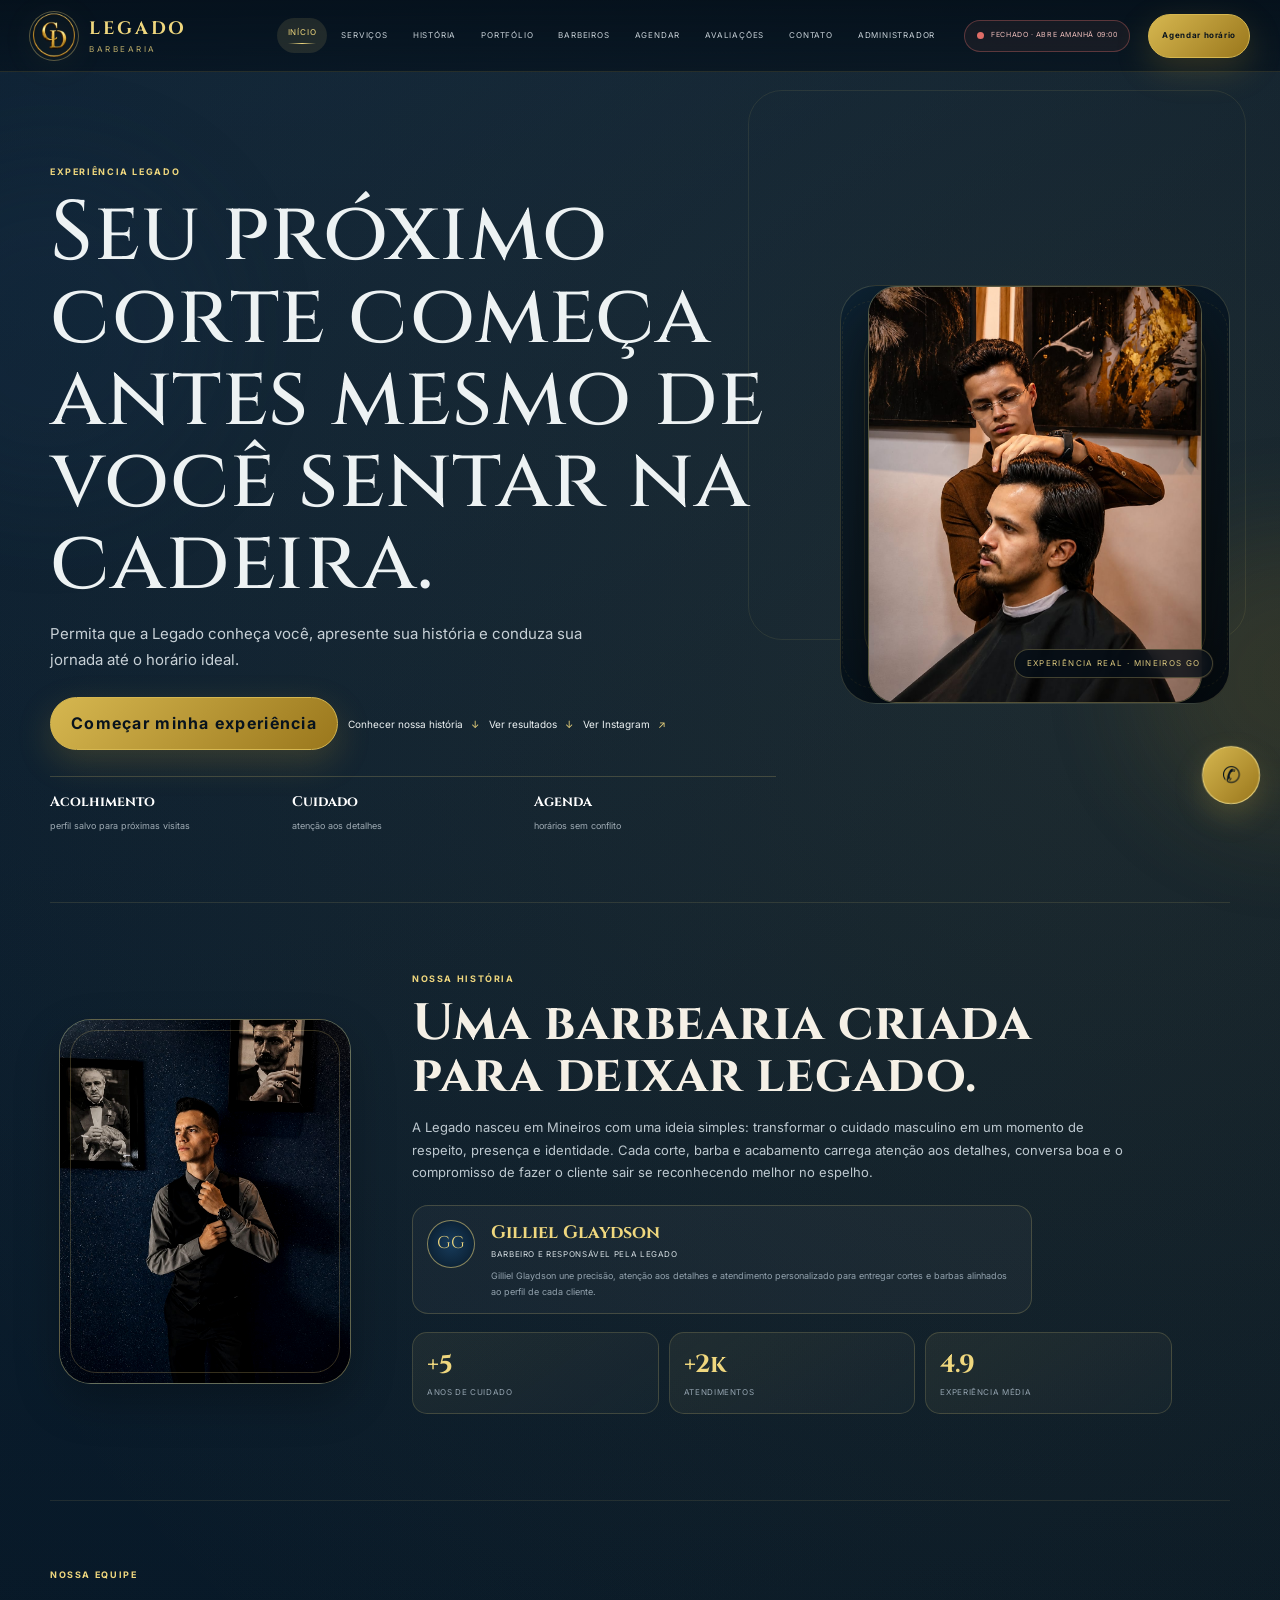
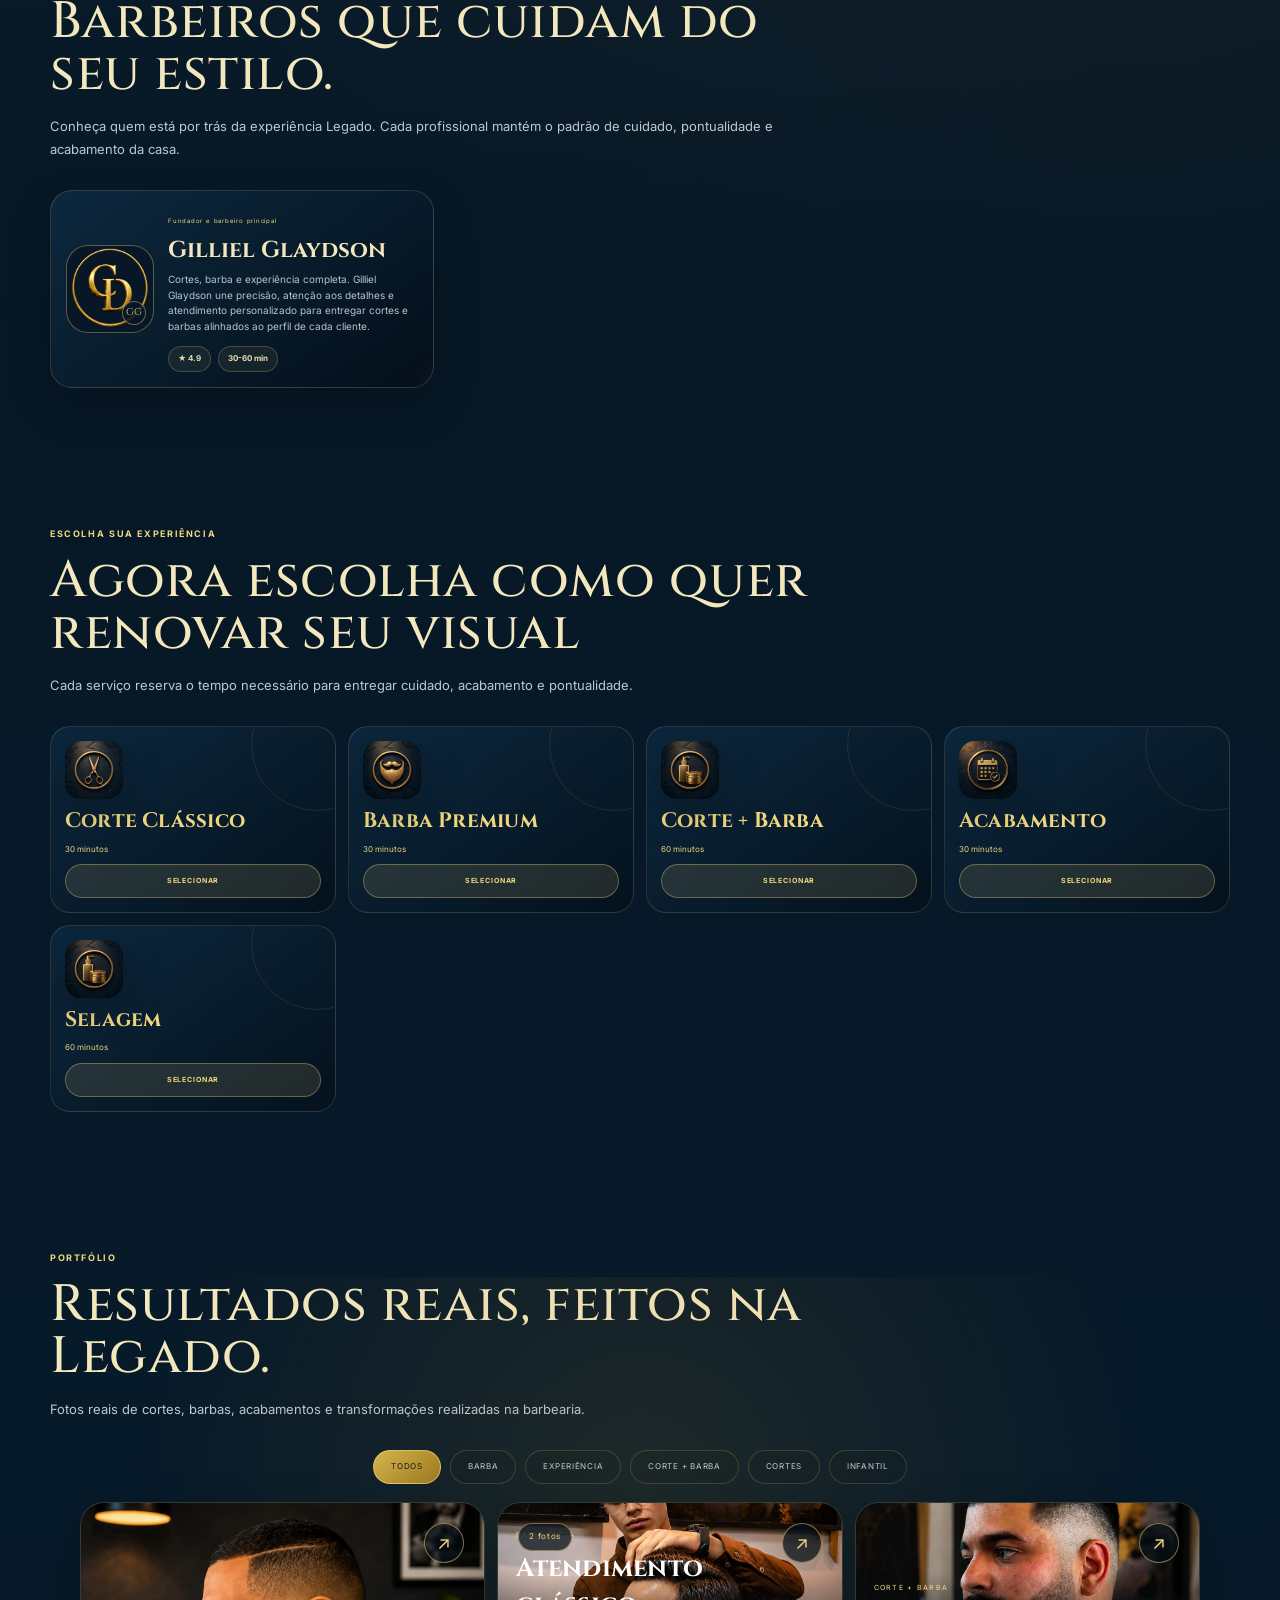
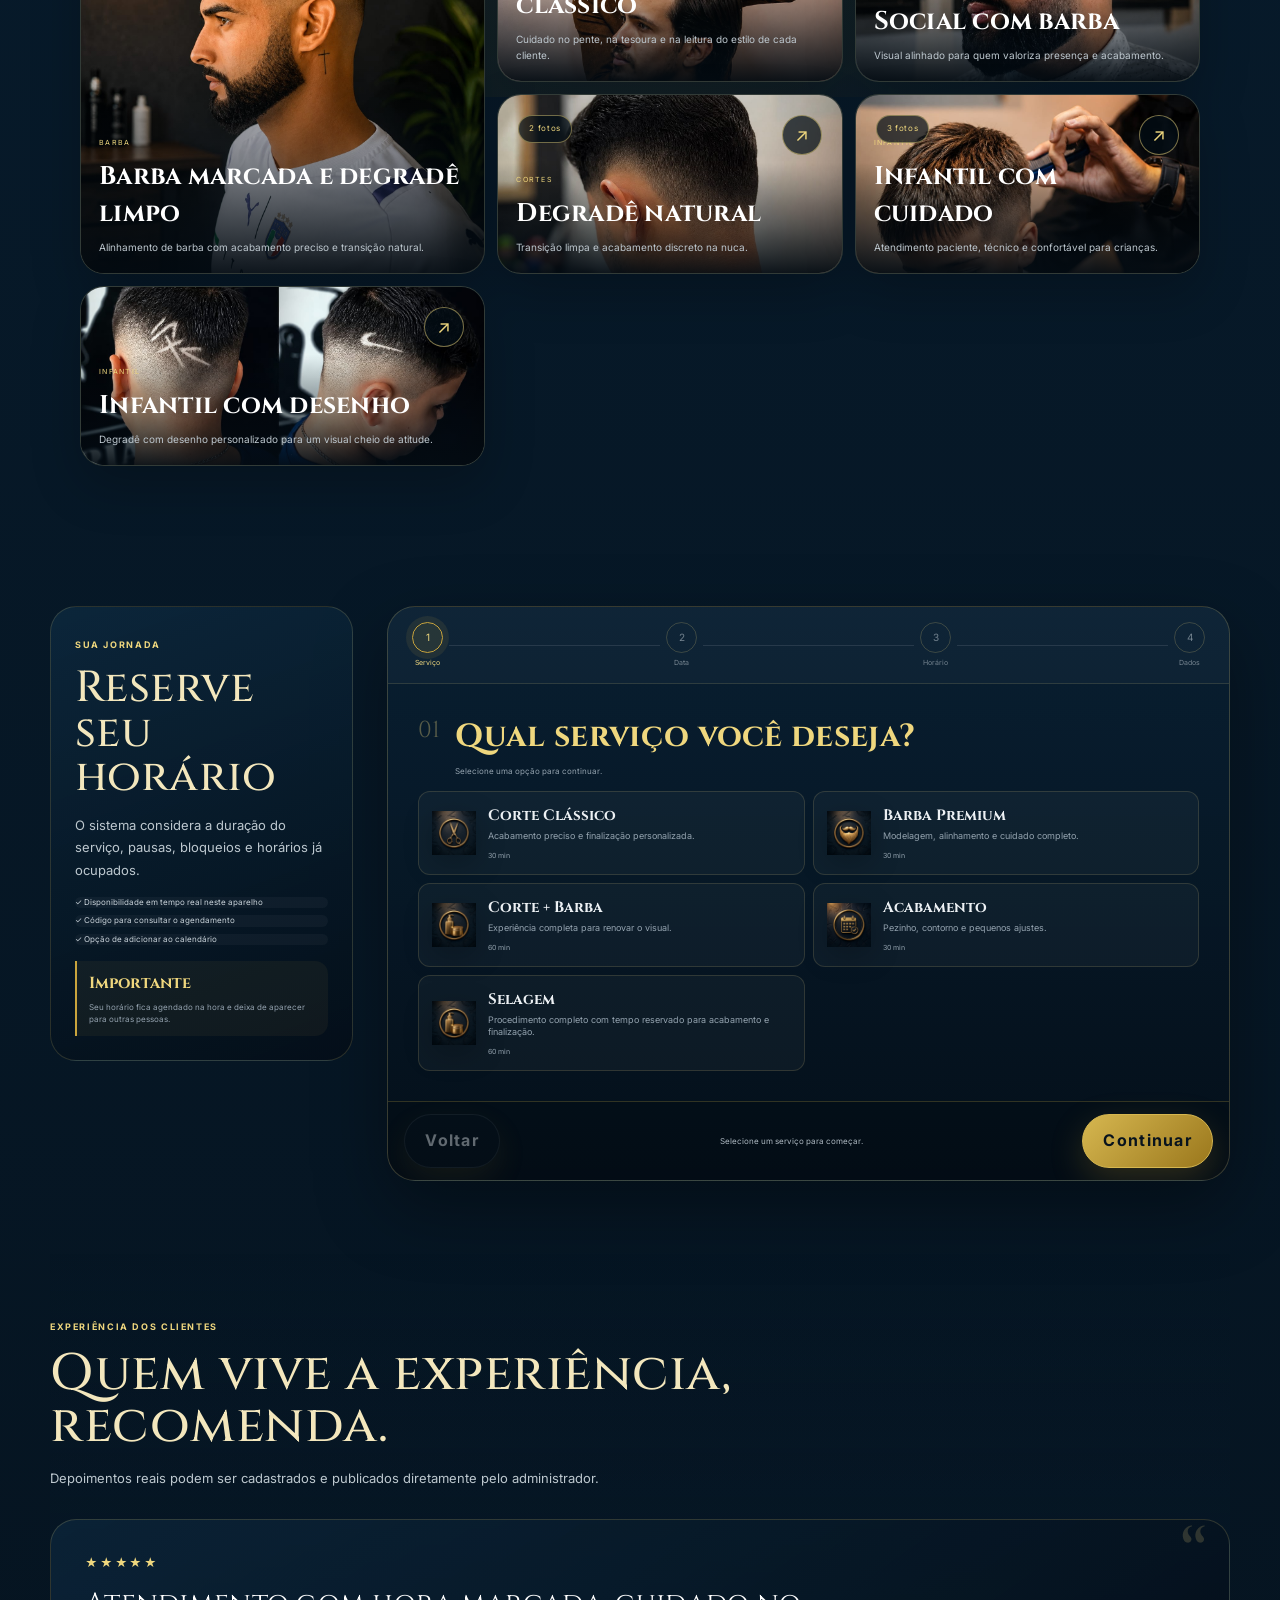
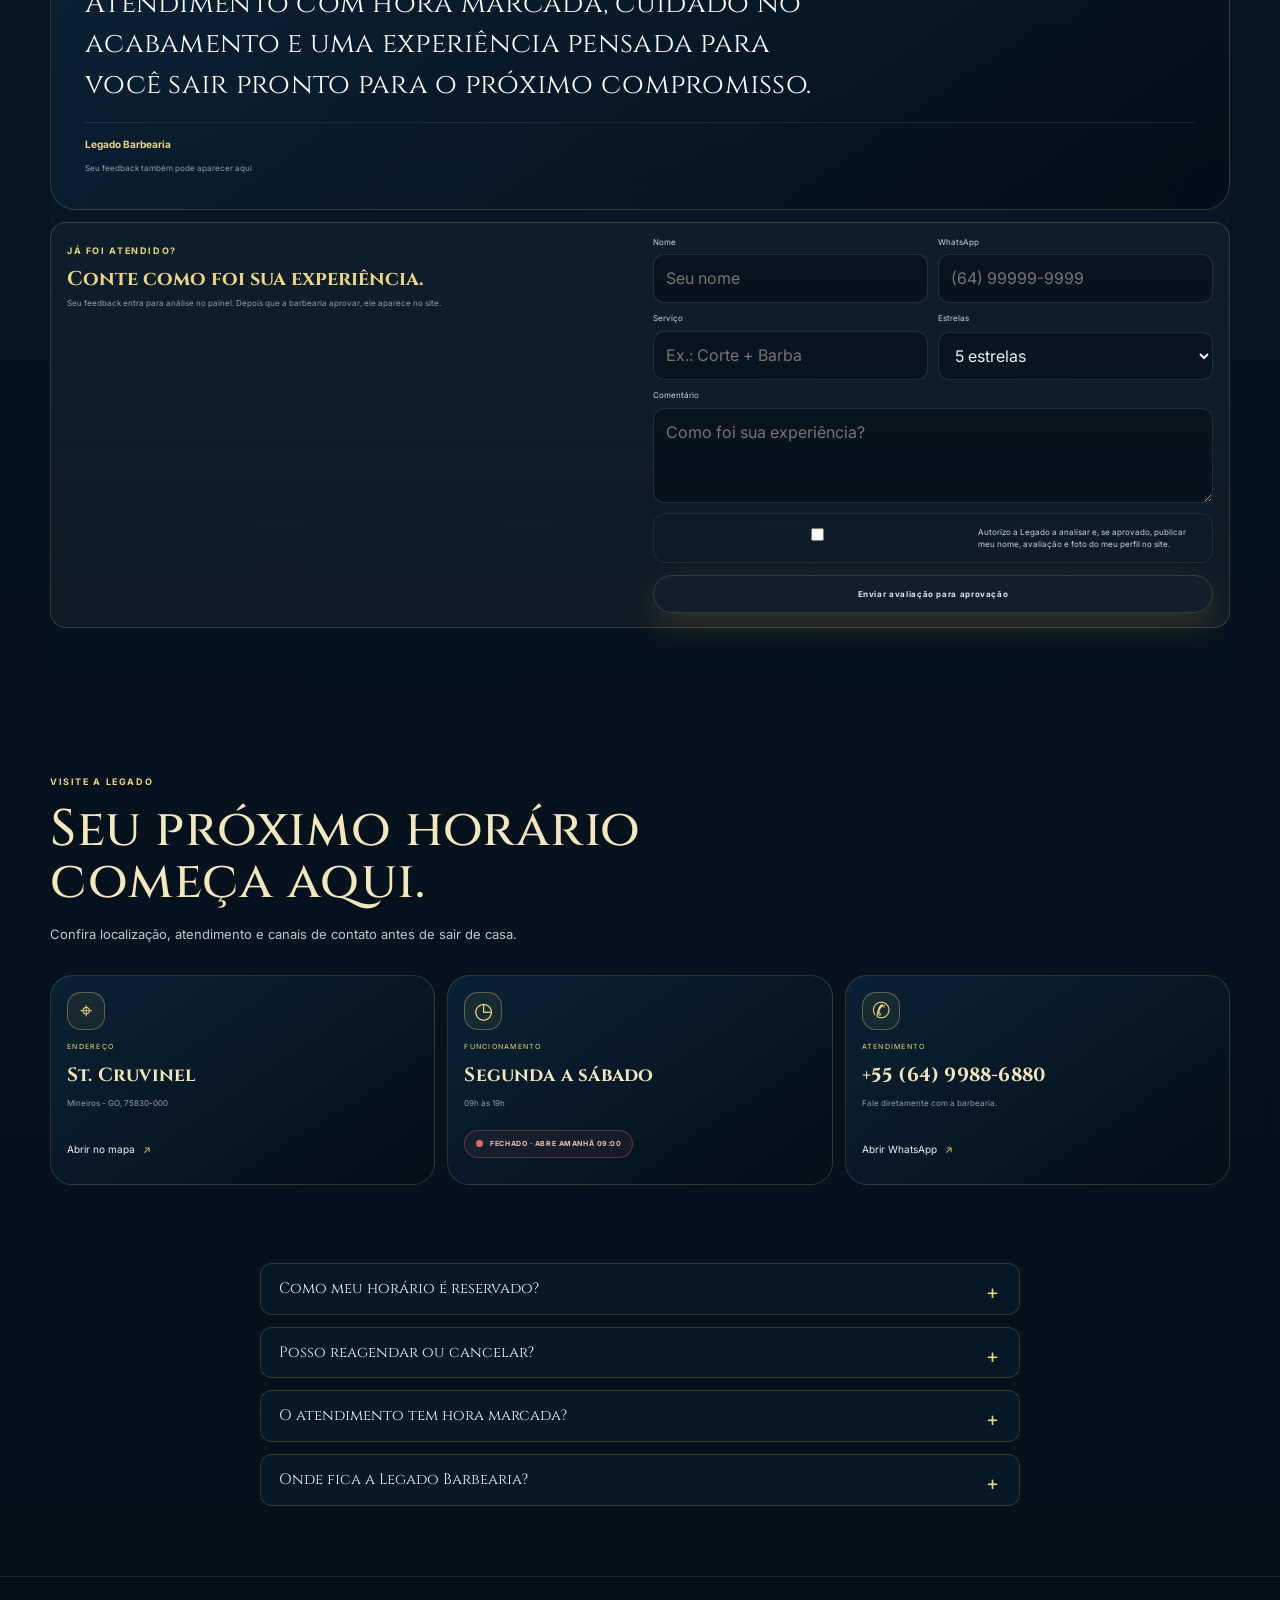
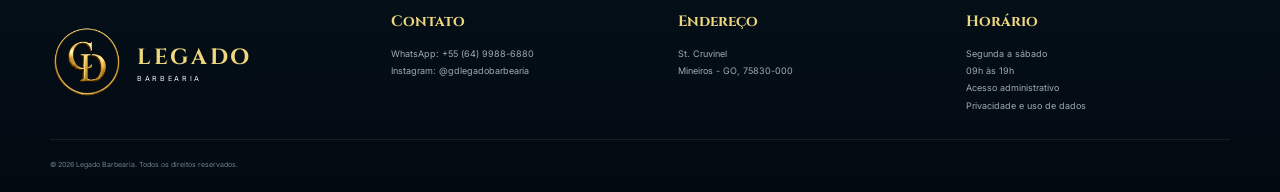
<file: index.html>
<!DOCTYPE html>
<html lang="pt-BR">
<head>
  <meta charset="UTF-8" />
  <meta name="viewport" content="width=device-width, initial-scale=1.0" />
  <meta name="theme-color" content="#071728" />
  <meta name="description" content="Agende seu horário na Legado Barbearia, em Mineiros - GO." />
  <meta property="og:title" content="Legado Barbearia | Agendamento" />
  <meta property="og:description" content="Seu estilo também deixa um legado. Agende seu horário online." />
  <meta property="og:type" content="website" />
  <meta property="og:image" content="assets/app-icon-512.png" />
  <title>Legado Barbearia | Agendamento</title>
  <link rel="manifest" href="manifest.webmanifest" />
  <link rel="icon" type="image/png" href="assets/app-icon-192.png" />
  <link rel="apple-touch-icon" href="assets/app-icon-192.png" />
  <link rel="preconnect" href="https://fonts.googleapis.com" />
  <link rel="preconnect" href="https://fonts.gstatic.com" crossorigin />
  <link href="https://fonts.googleapis.com/css2?family=Cinzel:wght@500;600;700&family=Inter:wght@400;500;600;700;800&family=Playfair+Display:wght@500;600;700&display=swap" rel="stylesheet" />
  <link rel="stylesheet" href="styles.css" />
  <script type="application/ld+json">
  {
    "@context": "https://schema.org",
    "@type": "Barbershop",
    "name": "Legado Barbearia",
    "telephone": "+55 64 9988-6880",
    "address": {"@type":"PostalAddress","streetAddress":"St. Cruvinel","postalCode":"75830-000","addressLocality":"Mineiros","addressRegion":"GO","addressCountry":"BR"},
    "sameAs": ["https://www.instagram.com/gdlegadobarbearia"]
  }
  </script>
</head>
<body>
  <a class="skip-link" href="#conteudo">Pular para o conteúdo</a>
  <div class="ambient ambient-one"></div>
  <div class="ambient ambient-two"></div>

  <header class="site-header">
    <a class="brand" href="#inicio" aria-label="Legado Barbearia - início">
      <img src="assets/logo.png" alt="Logo Legado Barbearia" />
      <span><strong>LEGADO</strong><small>BARBEARIA</small></span>
    </a>
    <button class="menu-button" aria-label="Abrir menu" aria-expanded="false">☰</button>
    <nav class="main-nav" aria-label="Menu principal">
      <a href="#inicio">Início</a>
      <a href="#servicos">Serviços</a>
      <a href="#como-usar">Tutorial</a>
      <a href="#sobre">História</a>
      <a href="#portfolio">Portfólio</a>
      <a href="#barbeiros">Barbeiros</a>
      <a href="#agendar">Agendar</a>
      <a href="#avaliacoes">Avaliações</a>
      <a href="#visite">Contato</a>
      <a href="admin.html">Administrador</a>
    </nav>
    <span class="business-status status-loading" id="headerBusinessStatus" aria-live="polite">Consultando horário</span>
    <a class="button button-small header-cta" href="#agendar">Agendar horário</a>
  </header>

  <main id="conteudo">
    <section class="hero" id="inicio">
      <div class="hero-copy reveal">
        <span class="eyebrow" id="heroEyebrow">EXPERIÊNCIA LEGADO</span>
        <h1 id="heroTitle">Seu próximo corte começa antes mesmo de você sentar na cadeira.</h1>
        <p id="heroText">Permita que a Legado conheça você, apresente sua história e conduza sua jornada até o horário ideal.</p>
        <div class="hero-actions">
          <a class="button" id="heroPrimaryCta" href="#agendar">Começar minha experiência</a>
          <a class="text-link" href="#sobre">Conhecer nossa história <span>↓</span></a>
          <a class="text-link" href="#portfolio">Ver resultados <span>↓</span></a>
          <a class="text-link" id="heroInstagram" href="#" target="_blank" rel="noopener">Ver Instagram <span>↗</span></a>
        </div>
        <div class="trust-row">
          <div><strong>Acolhimento</strong><span>perfil salvo para próximas visitas</span></div>
          <div><strong>Cuidado</strong><span>atenção aos detalhes</span></div>
          <div><strong>Agenda</strong><span>horários sem conflito</span></div>
        </div>
      </div>
      <div class="hero-mark reveal">
        <div class="logo-halo"></div>
        <img class="hero-experience-photo" src="assets/legado-atendimento-classico.jpg" alt="Atendimento real na Legado Barbearia" />
        <span class="hero-stamp">EXPERIÊNCIA REAL · MINEIROS GO</span>
      </div>
    </section>

    <section class="section" id="servicos">
      <div class="section-heading reveal">
        <span class="eyebrow">ESCOLHA SUA EXPERIÊNCIA</span>
        <h2>Agora escolha como quer renovar seu visual</h2>
        <p>Cada serviço reserva o tempo necessário para entregar cuidado, acabamento e pontualidade.</p>
      </div>
      <div class="services-grid" id="publicServicesGrid"></div>
    </section>

    <section class="section tutorial-section" id="como-usar">
      <div class="section-heading reveal">
        <span class="eyebrow">TUTORIAL RÁPIDO</span>
        <h2>Como usar o site da Legado</h2>
        <p>O agendamento é simples. Siga os passos abaixo e guarde o código recebido para consultar seu horário depois.</p>
      </div>
      <div class="tutorial-steps">
        <article class="tutorial-step reveal"><span class="tutorial-number">01</span><div><small>ESCOLHA</small><h3>Selecione o serviço</h3><p>Veja as opções disponíveis, o tempo estimado e o valor, quando estiver cadastrado.</p></div></article>
        <article class="tutorial-step reveal"><span class="tutorial-number">02</span><div><small>DATA</small><h3>Escolha o melhor dia</h3><p>O sistema mostra somente os dias configurados para atendimento na barbearia.</p></div></article>
        <article class="tutorial-step reveal"><span class="tutorial-number">03</span><div><small>HORÁRIO</small><h3>Selecione um horário livre</h3><p>Os horários ocupados, pausas e bloqueios são retirados automaticamente da lista.</p></div></article>
        <article class="tutorial-step reveal"><span class="tutorial-number">04</span><div><small>PERFIL</small><h3>Permita-nos conhecer você</h3><p>Informe nome, WhatsApp e preferências para a Legado preparar um atendimento mais pessoal.</p></div></article>
        <article class="tutorial-step reveal"><span class="tutorial-number">05</span><div><small>AGENDA</small><h3>Horário reservado</h3><p>Ao finalizar, o horário já fica agendado e deixa de aparecer para outras pessoas.</p></div></article>
        <article class="tutorial-step reveal"><span class="tutorial-number">06</span><div><small>DEPOIS</small><h3>Volte sem repetir dados</h3><p>Seu nome, WhatsApp e preferências ficam salvos para próximos agendamentos e avaliações.</p></div></article>
      </div>
      <div class="tutorial-callout reveal">
        <div><span class="eyebrow">DICA IMPORTANTE</span><h3>Guarde o código do seu agendamento</h3><p>Ele permite consultar os detalhes, cancelar ou reagendar seu horário pelo site usando seu WhatsApp.</p></div>
        <div class="tutorial-actions"><a class="button" href="#agendar" data-open-profile>Criar meu perfil</a><a class="button button-secondary" href="#agendar">Ir para agenda</a></div>
      </div>
    </section>

    <section class="section about-section" id="sobre">
      <div class="about-media reveal">
        <div class="about-photo-frame">
          <img id="professionalPhoto" src="assets/gilliel-apresentacao.webp" loading="lazy" alt="Gilliel Glaydson, profissional da Legado Barbearia" />
          <span>LEGADO · BARBEARIA</span>
        </div>
      </div>
      <div class="about-copy reveal">
        <span class="eyebrow" id="aboutEyebrow">NOSSA HISTÓRIA</span>
        <h2 id="aboutTitle">Uma barbearia criada para deixar legado.</h2>
        <p id="aboutText">A Legado nasceu em Mineiros com uma ideia simples: transformar o cuidado masculino em um momento de respeito, presença e identidade. Cada corte, barba e acabamento carrega atenção aos detalhes, conversa boa e o compromisso de fazer o cliente sair se reconhecendo melhor no espelho.</p>
        <div class="professional-card">
          <div class="professional-monogram">GG</div>
          <div><strong id="professionalName">Gilliel Glaydson</strong><span>Barbeiro e responsável pela Legado</span><p id="professionalBio">Precisão, atenção aos detalhes e atendimento personalizado.</p></div>
        </div>
        <div class="about-stats" aria-label="Números da Legado Barbearia">
          <div><strong>+5</strong><span>anos de cuidado</span></div>
          <div><strong>+2k</strong><span>atendimentos</span></div>
          <div><strong>4.9</strong><span>experiência média</span></div>
        </div>
        <div class="about-actions">
          <a class="button" href="#agendar">Agendar com Gilliel</a>
          <a class="button button-secondary" id="mapButton" href="#" target="_blank" rel="noopener">Como chegar</a>
        </div>
      </div>
    </section>

    <section class="section barbers-section" id="barbeiros">
      <div class="section-heading reveal">
        <span class="eyebrow">NOSSA EQUIPE</span>
        <h2>Barbeiros que cuidam do seu estilo.</h2>
        <p>Conheça quem está por trás da experiência Legado. Cada profissional mantém o padrão de cuidado, pontualidade e acabamento da casa.</p>
      </div>
      <div class="barbers-grid" id="barbersGrid"></div>
    </section>

    <section class="section portfolio-section" id="portfolio">
      <div class="section-heading reveal">
        <span class="eyebrow" id="portfolioEyebrow">PORTFÓLIO</span>
        <h2 id="portfolioTitle">Resultados reais, feitos na Legado.</h2>
        <p id="portfolioText">Fotos reais de cortes, barbas, acabamentos e transformações realizadas na barbearia.</p>
      </div>
      <div class="portfolio-filters reveal" id="portfolioFilters" aria-label="Filtros do portfólio"></div>
      <div class="portfolio-grid" id="portfolioGrid"></div>
      <div class="portfolio-footer reveal">
        <p>Veja mais trabalhos e bastidores no Instagram da Legado.</p>
        <a class="button button-secondary" id="portfolioInstagram" href="#" target="_blank" rel="noopener">Abrir Instagram</a>
      </div>
    </section>

    <section class="booking-section" id="agendar">
      <div class="booking-intro reveal">
        <span class="eyebrow">SUA JORNADA</span>
        <h2>Reserve seu horário</h2>
        <p>O sistema considera a duração do serviço, pausas, bloqueios e horários já ocupados.</p>
        <div class="booking-perks">
          <span>✓ Disponibilidade em tempo real neste aparelho</span>
          <span>✓ Código para consultar o agendamento</span>
          <span>✓ Opção de adicionar ao calendário</span>
        </div>
        <div class="notice-card">
          <strong>Importante</strong>
          <p id="bookingPolicyText">Seu horário fica agendado na hora e deixa de aparecer para outras pessoas.</p>
        </div>
      </div>

      <div class="booking-card reveal">
        <div class="steps" aria-label="Etapas do agendamento">
          <button class="step active" data-step-target="1" type="button"><span>1</span><small>Serviço</small></button>
          <i></i>
          <button class="step" data-step-target="2" type="button"><span>2</span><small>Data</small></button>
          <i></i>
          <button class="step" data-step-target="3" type="button"><span>3</span><small>Horário</small></button>
          <i></i>
          <button class="step" data-step-target="4" type="button"><span>4</span><small>Dados</small></button>
        </div>

        <form id="bookingForm" novalidate>
          <section class="form-step active" data-step="1">
            <div class="form-title"><span>01</span><div><h3>Qual serviço você deseja?</h3><p>Selecione uma opção para continuar.</p></div></div>
            <div class="choice-grid" id="serviceChoices"></div>
          </section>

          <section class="form-step" data-step="2">
            <div class="form-title"><span>02</span><div><h3>Escolha o melhor dia</h3><p>Mostramos apenas os dias configurados para atendimento.</p></div></div>
            <div class="date-strip" id="dateChoices"></div>
            <label class="date-picker-label"><span>Ou escolha outra data</span><input id="customDate" type="date" /></label>
          </section>

          <section class="form-step" data-step="3">
            <div class="form-title"><span>03</span><div><h3>Selecione um horário</h3><p>O término previsto aparece abaixo de cada opção.</p></div></div>
            <div class="time-grid" id="timeChoices"></div>
          </section>

          <section class="form-step" data-step="4">
            <div class="form-title"><span>04</span><div><h3>Seu perfil</h3><p>Preencha para receber os detalhes do atendimento.</p></div></div>
            <div class="booking-review" id="bookingReview" aria-live="polite"></div>
            <div class="field-grid">
              <label><span>Nome completo</span><input id="clientName" name="clientName" type="text" autocomplete="name" placeholder="Digite seu nome" required /></label>
              <label><span>WhatsApp</span><input id="clientPhone" name="clientPhone" type="tel" autocomplete="tel" placeholder="(64) 99999-9999" required /></label>
              <input id="clientPhotoData" type="hidden" />
              <label class="full professional-select-label"><span>Profissional</span><select id="professional" name="professional"></select></label>
              <div class="booking-barber-cards full" id="bookingBarberCards" aria-label="Selecionar barbeiro"></div>
              <label class="full"><span>Observação <small>(opcional)</small></span><textarea id="notes" name="notes" rows="3" placeholder="Alguma preferência ou observação?"></textarea></label>
              <label class="consent full"><input id="privacyConsent" type="checkbox" required /><span>Concordo que meus dados sejam usados apenas para organizar este agendamento.</span></label>
            </div>
          </section>

          <div class="form-footer">
            <button type="button" class="button button-secondary" id="prevButton" disabled>Voltar</button>
            <div class="summary-mini" id="summaryMini">Selecione um serviço para começar.</div>
            <button type="button" class="button" id="nextButton">Continuar</button>
          </div>
        </form>
      </div>
    </section>

    <section class="section manage-section" id="meus-horarios">
      <div class="section-heading reveal">
        <span class="eyebrow">PRIMEIRO ACESSO</span>
        <h2>Bem-vindo à Legado</h2>
        <p>Antes de agendar, conte o básico uma única vez. Depois disso o site preenche seus dados automaticamente.</p>
      </div>
      <div class="manage-grid reveal">
        <form class="lookup-card profile-card" id="profileForm">
          <div class="profile-card-head">
            <div class="profile-avatar-preview" id="profileAvatarPreview">CL</div>
            <div><span class="eyebrow">BEM-VINDO À LEGADO</span><h3>Permita-nos conhecer você</h3><p>Seu perfil evita preencher nome e WhatsApp toda vez que for agendar ou enviar feedback.</p></div>
          </div>
          <input id="profilePhotoData" type="hidden" />
          <label><span>Nome completo</span><input id="profileName" type="text" autocomplete="name" placeholder="Seu nome" required /></label>
          <label><span>WhatsApp</span><input id="profilePhone" type="tel" autocomplete="tel" placeholder="(64) 99999-9999" required /></label>
          <label><span>Você já é cliente da Legado?</span><select id="profileExistingCustomer"><option value="">Selecione</option><option value="yes">Sim, já sou cliente</option><option value="no">Ainda não, será minha primeira vez</option></select></label>
          <label class="client-photo-field profile-upload-field"><span>Foto de perfil <small>(opcional)</small></span><input id="profilePhoto" type="file" accept="image/jpeg,image/png,image/webp" /><strong><span>Escolher foto</span><small id="profilePhotoLabel">Nenhuma foto escolhida</small></strong></label>
          <label><span>Preferências <small>(opcional)</small></span><textarea id="profileNotes" rows="3" placeholder="Ex.: degradê baixo, barba mais alinhada..."></textarea></label>
          <button class="button" id="profileSubmitButton" type="submit">Criar meu perfil</button>
          <small>Na próxima vez, digite seu WhatsApp e a Legado reconhece você automaticamente.</small>
        </form>
        <form class="lookup-card" id="lookupForm">
          <label><span>Seu WhatsApp</span><input id="lookupPhone" type="tel" placeholder="(64) 99999-9999" required /></label>
          <label><span>Código do agendamento</span><input id="lookupCode" type="text" placeholder="Ex.: ABC-1234" required /></label>
          <button class="button" type="submit">Consultar horário</button>
          <small>Use o WhatsApp e o código recebido para consultar seu horário pelo site.</small>
        </form>
        <div class="lookup-result" id="lookupResult">
          <div class="empty-state"><strong>Nenhum horário consultado</strong><p>Digite seus dados para visualizar, cancelar ou reagendar.</p></div>
        </div>
      </div>
    </section>

    <section class="section testimonials-section" id="avaliacoes">
      <div class="section-heading reveal">
        <span class="eyebrow" id="testimonialsEyebrow">EXPERIÊNCIA DOS CLIENTES</span>
        <h2 id="testimonialsTitle">Quem vive a experiência, recomenda.</h2>
        <p id="testimonialsText">Depoimentos reais podem ser publicados pelo painel administrativo.</p>
      </div>
      <div class="testimonials-grid" id="testimonialsGrid"></div>
      <div class="testimonial-cta reveal">
        <div><span class="eyebrow">JÁ FOI ATENDIDO?</span><h3>Conte como foi sua experiência.</h3><p>Seu feedback entra para análise no painel. Depois que a barbearia aprovar, ele aparece no site.</p></div>
        <form class="review-form" id="reviewForm">
          <div class="review-form-grid">
            <label><span>Nome</span><input id="reviewName" type="text" placeholder="Seu nome" required /></label>
            <label><span>WhatsApp</span><input id="reviewPhone" type="tel" placeholder="(64) 99999-9999" required /></label>
            <label><span>Serviço</span><input id="reviewService" type="text" placeholder="Ex.: Corte + Barba" /></label>
            <label><span>Estrelas</span><select id="reviewRating"><option value="5">5 estrelas</option><option value="4">4 estrelas</option><option value="3">3 estrelas</option><option value="2">2 estrelas</option><option value="1">1 estrela</option></select></label>
            <label class="full"><span>Comentário</span><textarea id="reviewText" rows="3" maxlength="420" placeholder="Como foi sua experiência?" required></textarea></label>
            <label class="consent full"><input id="reviewConsent" type="checkbox" required /><span>Autorizo a Legado a analisar e, se aprovado, publicar meu nome, avaliação e foto do meu perfil no site.</span></label>
          </div>
          <button class="button button-secondary" type="submit">Enviar avaliação para aprovação</button>
        </form>
      </div>
    </section>

    <section class="section visit-section" id="visite">
      <div class="section-heading reveal">
        <span class="eyebrow">VISITE A LEGADO</span>
        <h2>Seu próximo horário começa aqui.</h2>
        <p>Confira localização, atendimento e canais de contato antes de sair de casa.</p>
      </div>
      <div class="visit-grid">
        <article class="visit-card reveal"><span class="visit-icon">⌖</span><small>ENDEREÇO</small><h3 id="visitAddress">St. Cruvinel</h3><p id="visitCity">Mineiros - GO, 75830-000</p><a class="text-link" id="visitMap" href="#" target="_blank" rel="noopener">Abrir no mapa <span>↗</span></a></article>
        <article class="visit-card reveal"><span class="visit-icon">◷</span><small>FUNCIONAMENTO</small><h3 id="visitBusinessDays">Segunda a sábado</h3><p id="visitBusinessHours">09h às 19h</p><strong class="visit-live-status status-loading" id="visitLiveStatus">Consultando horário</strong></article>
        <article class="visit-card reveal"><span class="visit-icon">✆</span><small>ATENDIMENTO</small><h3 id="visitPhone">+55 (64) 9988-6880</h3><p>Fale diretamente com a barbearia.</p><a class="text-link" id="visitWhatsapp" href="#" target="_blank" rel="noopener">Abrir WhatsApp <span>↗</span></a></article>
      </div>
    </section>

    <section class="section faq-section" id="duvidas">
      <div class="section-heading reveal">
        <span class="eyebrow">DÚVIDAS FREQUENTES</span>
        <h2>Antes de agendar</h2>
        <p>Informações rápidas para deixar sua experiência ainda mais tranquila.</p>
      </div>
      <div class="faq-grid reveal">
        <details><summary>Como meu horário é reservado?</summary><p>Ao finalizar, o horário fica reservado no sistema e deixa de aparecer como disponível para outros clientes.</p></details>
        <details><summary>Posso reagendar ou cancelar?</summary><p>Sim. Consulte o horário usando seu WhatsApp e o código recebido, respeitando o prazo configurado pela barbearia.</p></details>
        <details><summary>O atendimento tem hora marcada?</summary><p>Sim. A agenda considera a duração do serviço, intervalos e horários já ocupados para evitar conflitos.</p></details>
        <details><summary>Onde fica a Legado Barbearia?</summary><p><span id="faqAddress">St. Cruvinel, Mineiros - GO, 75830-000.</span> Use o botão “Como chegar” para abrir o mapa.</p></details>
      </div>
    </section>

    <section class="experience-section section">
      <div class="experience-card reveal">
        <div>
          <span class="eyebrow">A EXPERIÊNCIA LEGADO</span>
          <h2>Mais que um corte, um momento feito para você.</h2>
          <p>Ambiente sofisticado, atendimento cuidadoso e atenção aos detalhes em cada etapa.</p>
        </div>
        <div class="experience-actions">
          <a class="button" href="#agendar">Garantir meu horário</a>
          <a class="button button-secondary" id="experienceInstagram" href="#" target="_blank" rel="noopener">Acompanhar no Instagram</a>
        </div>
      </div>
    </section>
  </main>

  <footer id="contato">
    <div class="footer-brand">
      <img src="assets/logo.png" alt="Logo Legado Barbearia" />
      <div><strong>LEGADO</strong><span>BARBEARIA</span></div>
    </div>
    <div><h4>Contato</h4><p><a id="footerWhatsapp" href="https://wa.me/556499886880" target="_blank" rel="noopener">WhatsApp: +55 (64) 9988-6880</a></p><p><a id="footerInstagram" href="https://www.instagram.com/gdlegadobarbearia" target="_blank" rel="noopener">Instagram: @gdlegadobarbearia</a></p></div>
    <div><h4>Endereço</h4><p id="footerAddress">St. Cruvinel</p><p id="footerCity">Mineiros - GO, 75830-000</p></div>
    <div><h4>Horário</h4><p id="footerBusinessDays">Segunda a sábado</p><p id="footerBusinessHours">09h às 19h</p><p><a href="admin.html">Acesso administrativo</a></p><p><a href="privacidade.html">Privacidade e uso de dados</a></p></div>
    <small>© <span id="currentYear"></span> Legado Barbearia. Todos os direitos reservados.</small>
  </footer>

  <div class="modal" id="confirmationModal" aria-hidden="true">
    <div class="modal-backdrop" data-close-modal></div>
    <div class="modal-card" role="dialog" aria-modal="true" aria-labelledby="confirmationTitle">
      <button class="modal-close" data-close-modal aria-label="Fechar">×</button>
      <div class="success-icon">✓</div>
      <span class="eyebrow">AGENDAMENTO REGISTRADO</span>
      <h2 id="confirmationTitle">Horário agendado!</h2><p class="confirmation-pending-note">Seu horário já foi reservado e não aparece mais para outros clientes.</p>
      <div class="booking-code-box"><span>Seu código</span><strong id="confirmationCode">---</strong><button type="button" id="copyCodeButton">Copiar</button></div>
      <div class="confirmation-summary" id="confirmationSummary"></div>
      <div class="deposit-box hidden" id="depositBox"><span>SINAL POR PIX</span><strong id="depositAmount">R$ 0,00</strong><p id="depositMessage">O sinal será conferido manualmente pela barbearia.</p><div><code id="depositPixKey"></code><button type="button" id="copyPixButton">Copiar chave</button></div></div>
      <p class="modal-note">Guarde o código para consultar, cancelar ou reagendar pelo site.</p>
      <div class="modal-actions">
        <button class="button" id="whatsappButton" type="button">Enviar pelo WhatsApp</button>
        <button class="button button-secondary" id="calendarButton" type="button">Adicionar ao calendário</button>
        <button class="button button-secondary" id="copyLookupLinkButton" type="button">Copiar link de consulta</button>
        <button class="button button-secondary" data-close-modal type="button">Fechar</button>
      </div>
    </div>
  </div>

  <div class="modal portfolio-lightbox" id="portfolioLightbox" aria-hidden="true">
    <div class="modal-backdrop" data-close-lightbox></div>
    <div class="portfolio-lightbox-card" role="dialog" aria-modal="true" aria-labelledby="lightboxTitle">
      <button class="modal-close" type="button" data-close-lightbox aria-label="Fechar">×</button>
      <div class="portfolio-lightbox-media">
        <button class="lightbox-nav lightbox-prev" id="lightboxPrev" type="button" aria-label="Foto anterior">‹</button>
        <img id="lightboxImage" src="assets/corte.webp" alt="" />
        <button class="lightbox-nav lightbox-next" id="lightboxNext" type="button" aria-label="Próxima foto">›</button>
        <div class="lightbox-thumbnails" id="lightboxThumbnails"></div>
      </div>
      <div><span class="eyebrow" id="lightboxCategory">PORTFÓLIO</span><h2 id="lightboxTitle">Trabalho Legado</h2><p id="lightboxDescription"></p><small id="lightboxCounter" class="lightbox-counter"></small><div class="lightbox-actions"><button class="button" id="bookPortfolioStyle" type="button">Agendar este estilo</button><button class="button button-secondary" id="sharePortfolioStyle" type="button">Compartilhar</button></div></div>
    </div>
  </div>

  <a class="floating-whatsapp" id="floatingWhatsapp" href="#" target="_blank" rel="noopener" aria-label="Falar com a Legado no WhatsApp"><span>✆</span><small>WhatsApp</small></a>
  <a class="mobile-booking-cta" href="#agendar"><span>✂</span> Agendar horário</a>

  <div class="toast" id="toast" role="status"></div>

  <script src="core.js"></script>
    <script src="supabase-config.js"></script>
  <script src="supabase-bridge.js"></script>
<script src="app.js"></script>
</body>
</html>
</file>
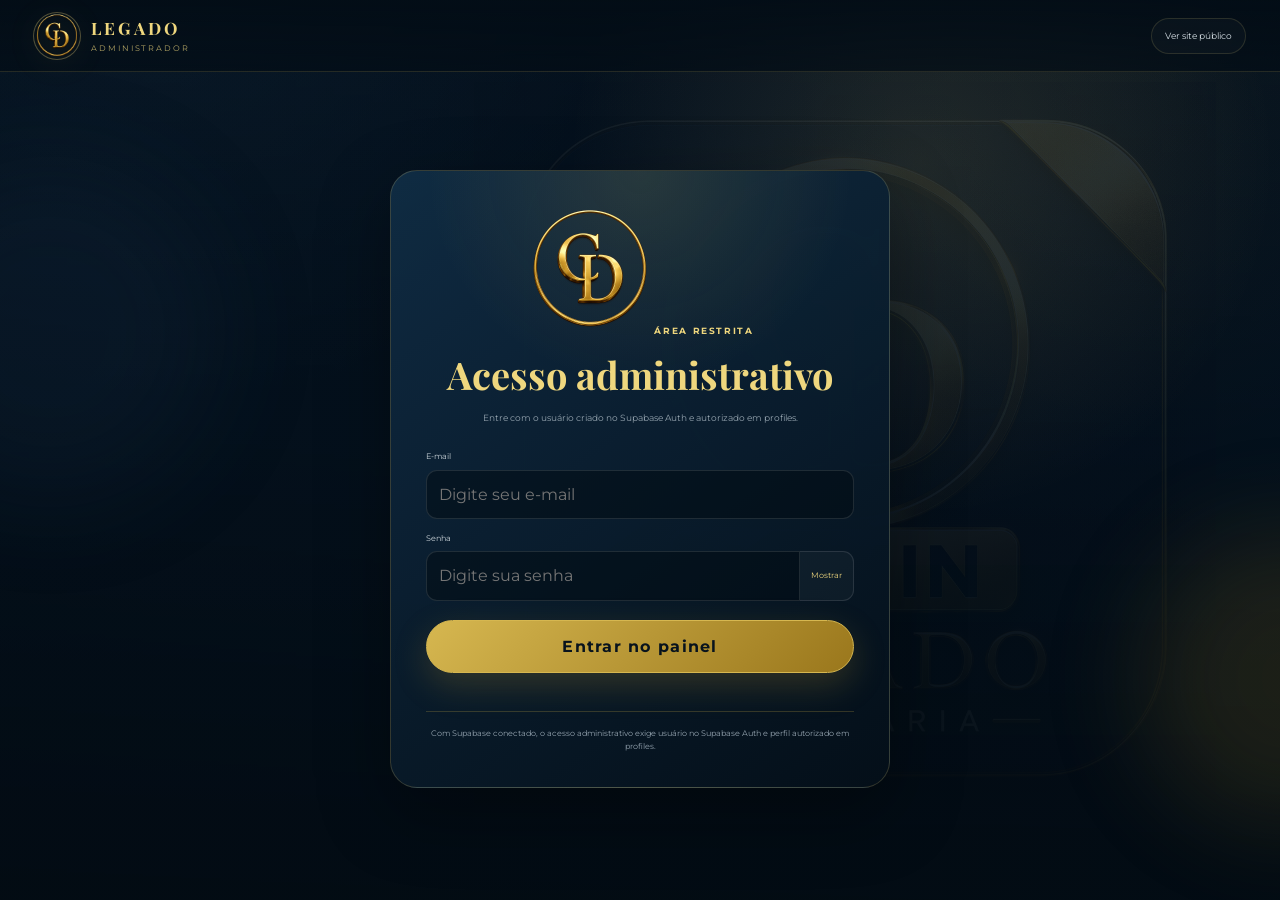
<file: admin.html>
﻿<!DOCTYPE html>
<html lang="pt-BR">
<head>
  <meta charset="UTF-8" />
  <meta name="viewport" content="width=device-width, initial-scale=1.0" />
  <meta name="theme-color" content="#071728" />
  <meta name="description" content="Área administrativa da Legado Barbearia." />
  <title>Legado Barbearia | Administrador</title>
  <link rel="manifest" href="manifest.webmanifest" />
  <link rel="icon" type="image/png" href="assets/app-icon-192.png" />
  <link rel="apple-touch-icon" href="assets/app-icon-192.png" />
  <link rel="preconnect" href="https://fonts.googleapis.com" />
  <link rel="preconnect" href="https://fonts.gstatic.com" crossorigin />
  <link href="https://fonts.googleapis.com/css2?family=Montserrat:wght@400;500;600;700&family=Playfair+Display:wght@500;600;700&display=swap" rel="stylesheet" />
  <link rel="stylesheet" href="styles.css" />
  <link rel="stylesheet" href="admin.css" />
</head>
<body class="admin-body">
  <div class="ambient ambient-one"></div><div class="ambient ambient-two"></div>
  <header class="site-header admin-header">
    <a class="brand" href="index.html" aria-label="Legado Barbearia - site público"><img src="assets/logo.png" alt="Logo Legado Barbearia" /><span><strong>LEGADO</strong><small>ADMINISTRADOR</small></span></a>
    <nav class="admin-header-actions"><a class="header-public-link" href="index.html">Ver site público</a><button class="button button-small button-secondary hidden" id="openAdminTutorial" type="button">Tutorial</button><button class="button button-small button-secondary hidden" id="logoutButton" type="button">Sair</button></nav>
  </header>

  <main>
    <section class="auth-section" id="authView">
      <div class="auth-card">
        <div class="auth-brand"><img src="assets/logo.png" alt="Emblema da Legado Barbearia" /><span class="eyebrow">ÁREA RESTRITA</span><h1 id="authTitle">Primeiro acesso</h1><p id="authDescription">Crie o acesso administrativo deste dispositivo.</p></div>
        <form id="setupForm" class="auth-form" novalidate>
          <label><span>Nome do administrador</span><input id="setupName" type="text" placeholder="Ex.: Gilliel" autocomplete="name" required /></label>
          <label><span>E-mail</span><input id="setupEmail" type="email" placeholder="admin@legado.com" autocomplete="email" required /></label>
          <label><span>Crie uma senha</span><div class="password-field"><input id="setupPassword" type="password" minlength="6" placeholder="Mínimo de 6 caracteres" autocomplete="new-password" required /><button type="button" data-toggle-password="setupPassword">Mostrar</button></div></label>
          <label><span>Confirme a senha</span><div class="password-field"><input id="setupPasswordConfirm" type="password" minlength="6" placeholder="Digite novamente" autocomplete="new-password" required /><button type="button" data-toggle-password="setupPasswordConfirm">Mostrar</button></div></label>
          <button class="button auth-submit" type="submit">Criar acesso administrativo</button>
        </form>
        <form id="loginForm" class="auth-form hidden" novalidate>
          <label><span>E-mail</span><input id="loginEmail" type="email" placeholder="Digite seu e-mail" autocomplete="username" required /></label>
          <label><span>Senha</span><div class="password-field"><input id="loginPassword" type="password" placeholder="Digite sua senha" autocomplete="current-password" required /><button type="button" data-toggle-password="loginPassword">Mostrar</button></div></label>
          <button class="button auth-submit" type="submit">Entrar no painel</button>
        </form>
        <p class="auth-message" id="authMessage" role="status"></p>
        <p class="auth-warning">Com Supabase conectado, o acesso administrativo exige usuário no Supabase Auth e perfil autorizado em profiles.</p>
      </div>
    </section>

    <section class="admin-app hidden" id="adminView">
      <div class="admin-welcome">
        <div><span class="eyebrow">PAINEL LEGADO</span><h1>Gestão da barbearia</h1><p>Olá, <strong id="adminNameLabel">Administrador</strong>. Tudo que precisa para organizar o dia está aqui.</p></div>
        <div class="admin-date-card"><small>Hoje</small><strong id="todayLabel"></strong></div>
      </div>

      <div class="admin-command-bar" aria-label="Ações rápidas">
        <button class="admin-command primary" type="button" data-create-booking><span>+</span><div><strong>Novo agendamento</strong><small>Adicionar cliente manualmente</small></div></button>
        <button class="admin-command" type="button" id="openPendingBookings"><span>✓</span><div><strong>Ver agendados</strong><small><b id="pendingQuickCount">0</b> horário(s) reservado(s)</small></div></button>
        <button class="admin-command" type="button" data-open-panel="availability"><span>◷</span><div><strong>Bloquear horário</strong><small>Pausa, folga ou compromisso</small></div></button>
        <a class="admin-command" href="index.html"><span>↗</span><div><strong>Visualizar site</strong><small>Ver como o cliente enxerga</small></div></a>
      </div>

      <div class="admin-mobile-nav">
        <label><span>Área do painel</span><select id="adminPanelSelect" aria-label="Selecionar área do painel">
          <option value="overview">Visão geral</option><option value="calendar">Calendário</option><option value="bookings">Agendamentos</option><option value="financial">Controle financeiro</option><option value="barbers">Barbeiros</option><option value="clients">Clientes</option><option value="products">Produtos</option><option value="services">Serviços</option><option value="portfolio">Portfólio</option><option value="testimonials">Avaliações</option><option value="availability">Horários</option><option value="reports">Relatórios</option><option value="settings">Configurações</option><option value="tutorial">Tutorial</option>
        </select></label>
        <button class="button button-small" type="button" data-create-booking>+ Novo</button>
      </div>

      <div class="admin-layout">
        <aside class="admin-sidebar" aria-label="Navegação administrativa">
          <div class="admin-sidebar-profile"><img src="assets/logo.png" alt="" /><div><strong>Legado</strong><small>Painel administrativo</small></div></div>
          <div class="admin-nav-group"><span class="admin-nav-title">Principal</span>
            <button class="admin-nav-button active" type="button" data-panel-target="overview"><span>◈</span><div>Visão geral<small>Resumo do dia</small></div></button>
            <button class="admin-nav-button" type="button" data-panel-target="calendar"><span>▦</span><div>Calendário<small>Dia, semana e mês</small></div></button>
            <button class="admin-nav-button" type="button" data-panel-target="bookings"><span>▣</span><div>Agendamentos<small>Editar e desmarcar</small></div><b class="admin-nav-badge" id="pendingNavBadge">0</b></button>
            <button class="admin-nav-button" type="button" data-panel-target="financial"><span>$</span><div>Financeiro<small>Caixa e comissões</small></div></button>
            <button class="admin-nav-button" type="button" data-panel-target="barbers"><span>♚</span><div>Barbeiros<small>Equipe e repasses</small></div></button>
            <button class="admin-nav-button" type="button" data-panel-target="clients"><span>♙</span><div>Clientes<small>Histórico e contato</small></div></button>
          </div>
          <div class="admin-nav-group"><span class="admin-nav-title">Conteúdo do site</span>
            <button class="admin-nav-button" type="button" data-panel-target="services"><span>✂</span><div>Serviços<small>Preços, tempo e fotos</small></div></button>
            <button class="admin-nav-button" type="button" data-panel-target="portfolio"><span>▧</span><div>Portfólio<small>Galeria de trabalhos</small></div></button>
            <button class="admin-nav-button" type="button" data-panel-target="testimonials"><span>★</span><div>Avaliações<small>Feedbacks publicados</small></div></button>
          </div>
          <div class="admin-nav-group"><span class="admin-nav-title">Operação</span>
            <button class="admin-nav-button" type="button" data-panel-target="availability"><span>◷</span><div>Horários<small>Expediente e bloqueios</small></div></button>
            <button class="admin-nav-button" type="button" data-panel-target="products"><span>◫</span><div>Produtos<small>Estoque e vendas</small></div></button>
            <button class="admin-nav-button" type="button" data-panel-target="reports"><span>↗</span><div>Relatórios<small>Resultados e faturamento</small></div></button>
          </div>
          <div class="admin-nav-group"><span class="admin-nav-title">Sistema</span>
            <button class="admin-nav-button" type="button" data-panel-target="settings"><span>⚙</span><div>Configurações<small>Dados e backup</small></div></button>
            <button class="admin-nav-button" type="button" data-panel-target="tutorial"><span>?</span><div>Tutorial<small>Aprenda a usar</small></div></button>
          </div>
          <a class="admin-nav-button admin-public-button" href="index.html"><span>↗</span><div>Abrir site<small>Área do cliente</small></div></a>
        </aside>

        <div class="admin-content">
          <section class="admin-panel active" data-panel="overview">
            <div class="panel-heading"><div><span class="eyebrow">RESUMO</span><h2>Visão geral</h2><p>Acompanhe rapidamente a movimentação da agenda.</p></div><button class="button button-small" type="button" data-create-booking>Novo agendamento</button></div>
            <div class="admin-help-strip"><span>Como usar</span><p>Comece o dia por aqui: confira próximos clientes e faturamento. Os horários agendados já ficam bloqueados; use desmarcar para liberar novamente.</p></div>
            <div class="stats-grid">
              <article class="stat-card"><span>Hoje</span><strong id="statToday">0</strong><small>Atendimentos do dia</small></article>
              <article class="stat-card"><span>Agendados</span><strong id="statPending">0</strong><small>Próximos horários reservados</small></article>
              <article class="stat-card"><span>Concluídos no mês</span><strong id="statCompleted">0</strong><small>Atendimentos finalizados</small></article>
              <article class="stat-card"><span>Faturamento do mês</span><strong class="money-stat" id="statRevenue">R$ 0</strong><small>Somente concluídos</small></article>
            </div>
            <div class="overview-grid">
              <article class="admin-card"><div class="card-heading"><div><span class="eyebrow">AGENDA DE HOJE</span><h3>Próximos clientes</h3></div><span class="live-dot">Atualizado</span></div><div class="today-bookings" id="todayBookings"></div></article>
              <article class="admin-card quick-card"><span class="eyebrow">ATALHOS</span><h3>Organize a rotina</h3><p>Crie horários, bloqueie períodos e mantenha as informações atualizadas.</p><div class="quick-actions"><button type="button" data-create-booking>Novo agendamento <span>→</span></button><button type="button" data-open-panel="availability">Bloquear período <span>→</span></button><button type="button" data-open-panel="reports">Ver resultados <span>→</span></button><button type="button" data-open-panel="portfolio">Atualizar portfólio <span>→</span></button><button type="button" data-open-panel="settings">Fazer backup <span>→</span></button></div></article>
            </div>
          </section>

          <section class="admin-panel" data-panel="calendar">
            <div class="panel-heading calendar-heading"><div><span class="eyebrow">AGENDA VISUAL</span><h2>Calendário</h2><p>Alterne entre dia, semana e mês. Clique em um dia para abrir somente os agendamentos daquela data.</p></div><button class="button button-small" type="button" data-create-booking>Novo agendamento</button></div>
            <div class="admin-help-grid compact"><article><strong>Dia</strong><p>Melhor para acompanhar a rotina de hoje.</p></article><article><strong>Semana</strong><p>Ajuda a ver espaços livres e dias cheios.</p></article><article><strong>Mês</strong><p>Clique em uma data para abrir a agenda daquele dia.</p></article></div>
            <div class="calendar-toolbar admin-card"><div class="calendar-nav"><button type="button" id="calendarPrev">←</button><button type="button" id="calendarToday">Hoje</button><button type="button" id="calendarNext">→</button></div><strong id="calendarPeriodLabel"></strong><div class="calendar-view-switch"><button class="active" type="button" data-calendar-view="day">Dia</button><button type="button" data-calendar-view="week">Semana</button><button type="button" data-calendar-view="month">Mês</button></div></div>
            <div class="calendar-shell" id="calendarView"></div>
          </section>

          <section class="admin-panel" data-panel="bookings">
            <div class="panel-heading"><div><span class="eyebrow">AGENDA</span><h2>Agendamentos</h2><p>Confirme, edite, conclua, cancele ou exclua os registros.</p></div><div class="heading-actions"><button class="button button-small button-secondary" type="button" id="exportBookings">Exportar CSV</button><button class="button button-small" type="button" data-create-booking>Novo</button></div></div>
            <div class="admin-help-grid"><article><strong>Pendente</strong><p>Cliente escolheu horário no site. O horário já fica reservado.</p></article><article><strong>Confirmado</strong><p>Use depois de falar com o cliente ou validar internamente.</p></article><article><strong>Concluído</strong><p>Marque ao finalizar para entrar no faturamento.</p></article></div>
            <article class="booking-protection-notice"><span>✓</span><div><strong>Proteção contra horário duplicado</strong><p>Quando o cliente agenda, o horário já fica reservado e some da lista pública. Para liberar um horário, clique em desmarcar no agendamento.</p></div></article>
            <div class="filters-card"><label class="search-field"><span>Buscar cliente</span><input id="bookingSearch" type="search" placeholder="Nome, telefone, código ou serviço" /></label><label><span>Data</span><input id="bookingDateFilter" type="date" /></label><label><span>Status</span><select id="bookingStatusFilter"><option value="all">Todos</option><option value="pending">Pendente antigo</option><option value="confirmed">Agendado</option><option value="completed">Concluído</option><option value="cancelled">Desmarcado</option><option value="no_show">Não compareceu</option></select></label><button class="button button-secondary clear-filter" id="clearBookingFilters" type="button">Limpar</button></div>
            <div class="booking-table-card"><div class="booking-table" id="bookingTable"></div></div>
          </section>

          <section class="admin-panel" data-panel="financial">
            <div class="panel-heading"><div><span class="eyebrow">CAIXA</span><h2>Controle financeiro</h2><p>Primeira base de caixa, faturamento e comissões calculada a partir dos atendimentos concluídos.</p></div><button class="button button-small button-secondary" type="button" data-open-panel="reports">Ver relatórios</button></div>
            <div class="admin-help-strip"><span>Como usar</span><p>Marque atendimentos como concluídos para eles entrarem no financeiro. As comissões usam o percentual configurado em Barbeiros.</p></div>
            <div class="stats-grid">
              <article class="stat-card"><span>Faturamento hoje</span><strong class="money-stat" id="financeTodayRevenue">R$ 0</strong><small>Atendimentos concluídos</small></article>
              <article class="stat-card"><span>Faturamento do mês</span><strong class="money-stat" id="financeMonthRevenue">R$ 0</strong><small>Serviços concluídos</small></article>
              <article class="stat-card"><span>Comissões estimadas</span><strong class="money-stat" id="financeMonthCommission">R$ 0</strong><small>Repasses pendentes</small></article>
              <article class="stat-card"><span>Ticket médio</span><strong class="money-stat" id="financeAverageTicket">R$ 0</strong><small>No mês</small></article>
            </div>
            <article class="admin-card cash-register-card"><div class="card-heading"><div><span class="eyebrow">CAIXA DO DIA</span><h3 id="cashRegisterTitle">Caixa fechado</h3></div><span class="status-badge" id="cashRegisterStatus">Fechado</span></div><div class="cash-register-grid"><div><span>Inicial</span><strong id="cashOpeningAmount">R$ 0,00</strong></div><div><span>Recebido</span><strong id="cashExpectedAmount">R$ 0,00</strong></div><div><span>Total esperado</span><strong id="cashTotalExpected">R$ 0,00</strong></div></div><div class="form-actions"><button class="button button-small" type="button" id="openCashRegister">Abrir caixa</button><button class="button button-small button-secondary" type="button" id="closeCashRegister">Fechar caixa</button></div></article>
            <div class="reports-grid">
              <article class="admin-card"><div class="card-heading"><div><span class="eyebrow">FECHAMENTO</span><h3>Resumo por barbeiro</h3></div></div><div class="bar-report" id="financeBarberReport"></div></article>
              <article class="admin-card"><div class="card-heading"><div><span class="eyebrow">STATUS DO CAIXA</span><h3>Pendências operacionais</h3></div></div><div class="management-list" id="financePendingList"></div></article>
            </div>
          </section>

          <section class="admin-panel" data-panel="barbers">
            <div class="panel-heading"><div><span class="eyebrow">EQUIPE</span><h2>Barbeiros</h2><p>Gerencie nomes, fotos, comissão estimada e participação na agenda pública.</p></div></div>
            <div class="admin-help-grid"><article><strong>Agenda individual</strong><p>Cada barbeiro pode ser escolhido no agendamento e os horários são bloqueados por profissional.</p></article><article><strong>Comissão</strong><p>O percentual abaixo alimenta o resumo financeiro estimado.</p></article><article><strong>Fotos</strong><p>A foto também aparece no site e no fluxo de escolha do barbeiro.</p></article></div>
            <article class="admin-card barber-dashboard-card">
              <div class="card-heading"><div><span class="eyebrow">ÁREA DO BARBEIRO</span><h3>Visão individual</h3></div><label class="compact-select"><span>Profissional</span><select id="barberDashboardSelect"></select></label></div>
              <div class="stats-grid barber-dashboard-stats"><article class="stat-card"><span>Hoje</span><strong id="barberDashToday">0</strong><small>Horários na agenda</small></article><article class="stat-card"><span>Concluídos</span><strong id="barberDashCompleted">0</strong><small>No mês atual</small></article><article class="stat-card"><span>Faturamento</span><strong class="money-stat" id="barberDashRevenue">R$ 0</strong><small>Atendimentos concluídos</small></article><article class="stat-card"><span>Comissão</span><strong class="money-stat" id="barberDashCommission">R$ 0</strong><small>Pendente de repasse</small></article></div>
              <div class="barber-dashboard-grid"><div><div class="mini-section-title">Agenda de hoje</div><div class="management-list" id="barberDashboardAgenda"></div></div><div><div class="mini-section-title">Resumo financeiro</div><div class="management-list" id="barberDashboardFinance"></div></div></div>
            </article>
            <div class="management-grid">
              <form class="admin-card management-form" id="barberQuickForm">
                <div class="card-heading"><div><span class="eyebrow">PROFISSIONAL</span><h3 id="barberQuickFormTitle">Adicionar barbeiro</h3></div></div>
                <input id="barberQuickOriginalName" type="hidden" />
                <label><span>Nome de exibição</span><input id="barberQuickName" type="text" placeholder="Ex.: João Silva" /></label>
                <label><span>WhatsApp</span><input id="barberQuickPhone" type="tel" placeholder="(64) 99999-0000" /></label>
                <label><span>E-mail de acesso</span><input id="barberQuickEmail" type="email" placeholder="barbeiro@email.com" /></label>
                <label><span>Resumo profissional</span><textarea id="barberQuickBio" rows="3" placeholder="Especialidade, experiência e estilo de atendimento"></textarea></label>
                <label><span>Comissão sobre serviços (%)</span><input id="barberQuickCommission" type="number" min="0" max="100" step="0.5" value="40" /></label>
                <label class="toggle-label"><input id="barberQuickActive" type="checkbox" checked /><span>Mostrar no site e permitir agendamento</span></label>
                <div class="form-actions"><button class="button" id="barberQuickSubmit" type="submit">Salvar barbeiro</button><button class="button button-secondary hidden" id="cancelBarberEdit" type="button">Cancelar edição</button></div>
                <p class="security-note">Use “Criar acesso” na lista para abrir a conta do barbeiro no Supabase Auth pela Edge Function segura, sem expor chave administrativa no site.</p>
              </form>
              <div class="admin-card"><div class="card-heading"><div><span class="eyebrow">PROFISSIONAIS</span><h3>Equipe cadastrada</h3></div><strong class="count-pill" id="barbersCount">0</strong></div><div class="management-list" id="barbersAdminList"></div></div>
            </div>
          </section>

          <section class="admin-panel" data-panel="clients">
            <div class="panel-heading"><div><span class="eyebrow">RELACIONAMENTO</span><h2>Clientes</h2><p>Histórico agrupado pelo número de WhatsApp.</p></div></div>
            <div class="filters-card clients-filter"><label class="search-field"><span>Buscar cliente</span><input id="clientSearch" type="search" placeholder="Nome ou WhatsApp" /></label><div class="client-summary"><span>Clientes cadastrados</span><strong id="clientsCount">0</strong></div></div>
            <div class="clients-grid" id="clientsGrid"></div>
          </section>

          <section class="admin-panel" data-panel="products">
            <div class="panel-heading"><div><span class="eyebrow">ESTOQUE</span><h2>Produtos</h2><p>Cadastre produtos, preço, quantidade e estoque mínimo para preparar a área de vendas.</p></div></div>
            <div class="admin-help-strip"><span>Estoque ativo</span><p>Cadastre produtos, registre entradas, vendas e perdas. O estoque é atualizado na hora e sincroniza com o Supabase quando conectado.</p></div>
            <div class="management-grid">
              <form class="admin-card management-form" id="productForm">
                <input id="productId" type="hidden" />
                <div class="card-heading"><div><span class="eyebrow">PRODUTO</span><h3 id="productFormTitle">Novo produto</h3></div></div>
                <label><span>Nome</span><input id="productName" type="text" placeholder="Ex.: Pomada modeladora" required /></label>
                <label><span>Categoria</span><input id="productCategory" type="text" placeholder="Finalizadores" /></label>
                <div class="admin-field-grid"><label><span>Preço de custo</span><input id="productCost" type="number" min="0" step="0.01" /></label><label><span>Preço de venda</span><input id="productPrice" type="number" min="0" step="0.01" /></label><label><span>Quantidade</span><input id="productQuantity" type="number" min="0" step="1" /></label><label><span>Estoque mínimo</span><input id="productMinStock" type="number" min="0" step="1" /></label></div>
                <label><span>Código interno</span><input id="productCode" type="text" /></label>
                <label><span>Descrição</span><textarea id="productDescription" rows="3"></textarea></label>
                <label class="toggle-label"><input id="productActive" type="checkbox" checked /><span>Produto ativo</span></label>
                <div class="form-actions"><button class="button" type="submit">Salvar produto</button><button class="button button-secondary hidden" id="cancelProductEdit" type="button">Cancelar edição</button></div>
              </form>
              <div class="admin-card"><div class="card-heading"><div><span class="eyebrow">ITENS</span><h3>Produtos cadastrados</h3></div><strong class="count-pill" id="productsCount">0</strong></div><div class="management-list" id="productsList"></div></div>
              <div class="admin-card"><div class="card-heading"><div><span class="eyebrow">VENDAS</span><h3>Vendas recentes</h3></div><strong class="count-pill" id="productSalesCount">0</strong></div><div class="management-list" id="productSalesList"></div></div>
            </div>
          </section>

          <section class="admin-panel" data-panel="services">
            <div class="panel-heading"><div><span class="eyebrow">CATÁLOGO</span><h2>Serviços</h2><p>Defina duração numérica para o bloqueio inteligente da agenda.</p></div></div>
            <div class="admin-help-grid"><article><strong>Duração manda na agenda</strong><p>Se o corte leva 45 minutos, o sistema bloqueia esse tempo automaticamente.</p></article><article><strong>Preço é opcional</strong><p>Se preço estiver zerado, o site pode mostrar como “a confirmar”.</p></article><article><strong>Desativar não apaga</strong><p>Serviço inativo some do site, mas continua salvo para usar depois.</p></article></div>
            <div class="management-grid">
              <form class="admin-card management-form" id="serviceForm" novalidate>
                <input id="serviceId" type="hidden" />
                <input id="serviceIconData" type="hidden" value="corte.webp" />
                <div class="card-heading"><div><span class="eyebrow">CADASTRO</span><h3 id="serviceFormTitle">Novo serviço</h3></div></div>
                <div class="service-icon-editor">
                  <div class="service-icon-preview" id="serviceIconPreview"><img src="assets/corte.webp" alt="Prévia do ícone do serviço" /></div>
                  <div class="service-icon-controls">
                    <label><span>Ícone padrão</span><select id="serviceIconPreset"><option value="corte.webp">Tesoura</option><option value="barba.webp">Barba</option><option value="produtos.webp">Produtos</option><option value="agendamento.webp">Agenda</option></select></label>
                    <label class="file-button media-file-button"><input id="serviceIconUpload" type="file" accept="image/png,image/jpeg,image/webp" /><span>Enviar outra imagem</span></label>
                    <button class="icon-action" id="resetServiceIcon" type="button">Restaurar ícone padrão</button>
                    <small>Use uma imagem quadrada. Ela será otimizada e salva junto com o serviço neste navegador.</small>
                  </div>
                </div>
                <div class="admin-field-grid">
                  <label class="full"><span>Nome do serviço</span><input id="serviceName" type="text" placeholder="Ex.: Corte degradê" required /></label>
                  <label><span>Duração em minutos</span><input id="serviceDuration" type="number" min="5" step="5" placeholder="45" required /></label>
                  <label><span>Valor em reais</span><input id="servicePrice" type="number" min="0" step="0.01" placeholder="50,00" /></label>
                  <label class="toggle-label"><input id="serviceActive" type="checkbox" checked /><span>Serviço ativo no site</span></label>
                  <label class="full"><span>Descrição</span><textarea id="serviceDescription" rows="4" placeholder="Descreva o atendimento"></textarea></label>
                </div>
                <div class="form-actions"><button class="button" type="submit">Salvar serviço</button><button class="button button-secondary hidden" id="cancelServiceEdit" type="button">Cancelar edição</button></div>
              </form>
              <div class="admin-card"><div class="card-heading"><div><span class="eyebrow">CATÁLOGO COMPLETO</span><h3>Lista de serviços</h3></div><strong class="count-pill" id="servicesCount">0</strong></div><div class="management-list" id="servicesList"></div></div>
            </div>
          </section>

          <section class="admin-panel" data-panel="portfolio">
            <div class="panel-heading"><div><span class="eyebrow">VITRINE DIGITAL</span><h2>Portfólio</h2><p>Cadastre as fotos e também todos os textos que vão aparecer para o cliente.</p></div><button class="button button-small button-secondary" type="button" id="resetPortfolioForm">Novo trabalho</button></div>
            <div class="admin-help-strip"><span>Dica</span><p>Use fotos reais, bem iluminadas e com título curto. A foto de capa aparece na grade; as fotos extras aparecem quando o cliente abre o trabalho.</p></div>

            <form class="admin-card portfolio-section-copy-card" id="portfolioSectionTextForm">
              <div class="card-heading"><div><span class="eyebrow">TEXTOS DA SEÇÃO</span><h3>Apresentação do portfólio</h3><p>Esses textos aparecem acima de todos os trabalhos no site.</p></div></div>
              <div class="admin-field-grid">
                <label class="full"><span>Título principal da seção</span><input id="portfolioSectionTitleInput" type="text" placeholder="Ex.: Trabalhos que carregam identidade." required /></label>
                <label class="full"><span>Texto de apresentação</span><textarea id="portfolioSectionTextInput" rows="3" placeholder="Ex.: Conheça alguns estilos e resultados realizados na Legado."></textarea></label>
              </div>
              <button class="button button-small" type="submit">Salvar textos da seção</button>
            </form>

            <div class="management-grid portfolio-management-grid">
              <form class="admin-card management-form" id="portfolioForm">
                <div class="card-heading"><div><span class="eyebrow">NOVO TRABALHO</span><h3 id="portfolioFormTitle">Adicionar trabalho</h3><p>Primeiro escreva as informações; depois escolha as fotos.</p></div></div>
                <input id="portfolioId" type="hidden" />
                <input id="portfolioImageData" type="hidden" />
                <input id="portfolioImagePositionX" type="hidden" value="50" />
                <input id="portfolioImagePositionY" type="hidden" value="50" />
                <input id="portfolioImageZoom" type="hidden" value="1" />

                <div class="portfolio-form-block portfolio-text-block">
                  <div class="portfolio-block-heading"><span>01</span><div><strong>Textos do trabalho</strong><small>O título e a legenda aparecem no card. O texto completo aparece quando a pessoa abre.</small></div></div>
                  <label><span>Nome do corte ou trabalho</span><input id="portfolioTitleInput" type="text" placeholder="Ex.: Degradê com acabamento" required /></label>
                  <div class="admin-field-grid">
                    <label><span>Categoria</span><input id="portfolioCategoryInput" type="text" list="portfolioCategories" placeholder="Cortes" required /><datalist id="portfolioCategories"><option value="Cortes"><option value="Barba"><option value="Corte + Barba"><option value="Finalização"><option value="Sobrancelha"><option value="Experiência"><option value="Ambiente"></datalist></label>
                    <label><span>Ordem de exibição</span><input id="portfolioOrderInput" type="number" min="1" value="1" /></label>
                  </div>
                  <label><span>Legenda curta do card</span><textarea id="portfolioSummaryInput" rows="2" maxlength="160" placeholder="Ex.: Degradê baixo com acabamento natural e alinhamento preciso."></textarea><small class="field-help">Texto curto que aparece logo abaixo do título.</small></label>
                  <label><span>Texto completo do trabalho</span><textarea id="portfolioDescriptionInput" rows="5" placeholder="Conte como foi feito, o estilo escolhido, acabamento e resultado final."></textarea><small class="field-help">Esse texto aparece quando o cliente abre as fotos.</small></label>
                  <label><span>Descrição da imagem para Google e acessibilidade</span><input id="portfolioAltInput" type="text" placeholder="Ex.: Corte degradê masculino realizado na Legado Barbearia" /></label>
                </div>

                <div class="portfolio-form-block portfolio-media-block">
                  <div class="portfolio-block-heading"><span>02</span><div><strong>Fotos do trabalho</strong><small>Escolha uma capa e acrescente quantas fotos precisar.</small></div></div>
                  <div class="media-upload-preview" id="portfolioImagePreview"><img src="assets/corte.webp" alt="Prévia da imagem" /></div>
                  <div class="photo-adjust-panel">
                    <div class="photo-adjust-heading"><strong>Enquadramento da capa</strong><small>Ajuste como a foto aparece no card do site.</small></div>
                    <label><span>Horizontal</span><input id="portfolioFocusX" type="range" min="0" max="100" value="50" /></label>
                    <label><span>Vertical</span><input id="portfolioFocusY" type="range" min="0" max="100" value="50" /></label>
                    <label><span>Zoom</span><input id="portfolioZoom" type="range" min="1" max="1.35" step="0.01" value="1" /></label>
                    <div class="photo-adjust-actions"><button class="icon-action" id="resetPortfolioPhotoAdjust" type="button">Centralizar foto</button></div>
                  </div>
                  <label class="button button-secondary file-button media-file-button">Escolher foto de capa<input id="portfolioImage" type="file" accept="image/jpeg,image/png,image/webp" /></label>
                  <label class="button button-secondary file-button media-file-button">Adicionar mais fotos<input id="portfolioGalleryImages" type="file" accept="image/jpeg,image/png,image/webp" multiple /></label>
                  <small class="upload-hint">A foto de capa aparece na grade. As outras ficam disponíveis quando o cliente abre o trabalho.</small>
                  <div class="portfolio-gallery-editor" id="portfolioGalleryEditor"></div>
                </div>

                <div class="portfolio-form-block portfolio-publish-block">
                  <div class="portfolio-block-heading"><span>03</span><div><strong>Publicação</strong><small>Escolha como o trabalho será exibido.</small></div></div>
                  <label class="toggle-label"><input id="portfolioFeaturedInput" type="checkbox" /><span>Destacar este trabalho</span></label>
                  <label class="toggle-label"><input id="portfolioActiveInput" type="checkbox" checked /><span>Exibir no site</span></label>
                </div>
                <button class="button portfolio-save-button" type="submit">Salvar fotos e textos no portfólio</button>
              </form>
              <div class="admin-card">
                <div class="card-heading"><div><span class="eyebrow">ITENS PUBLICADOS</span><h3>Galeria do site</h3><p>Clique em editar para trocar fotos ou escritas.</p></div><strong class="count-pill" id="portfolioCount">0</strong></div>
                <div class="storage-meter"><div><span>Armazenamento local estimado</span><strong id="storageUsage">0 MB</strong></div><div class="storage-meter-track"><i id="storageUsageBar"></i></div><small>Até a integração com o Supabase, evite muitas fotos grandes.</small></div>
                <div class="portfolio-admin-list" id="portfolioAdminList"></div>
              </div>
            </div>
          </section>

          <section class="admin-panel" data-panel="testimonials">
            <div class="panel-heading"><div><span class="eyebrow">PROVA SOCIAL</span><h2>Avaliações</h2><p>Clientes podem enviar pelo site. Você aprova antes de publicar.</p></div><button class="button button-small button-secondary" type="button" id="resetTestimonialForm">Novo depoimento</button></div>
            <div class="admin-help-strip"><span>Moderação</span><p>Novas avaliações chegam como pendentes e não aparecem no site. Revise o texto, confira a foto e clique em aprovar para publicar.</p></div>
            <div class="management-grid">
              <form class="admin-card management-form" id="testimonialForm">
                <div class="card-heading"><div><span class="eyebrow">DEPOIMENTO</span><h3 id="testimonialFormTitle">Adicionar avaliação</h3></div></div>
                <input id="testimonialId" type="hidden" />
                <input id="testimonialPhoto" type="hidden" />
                <input id="testimonialPhone" type="hidden" />
                <label><span>Nome do cliente</span><input id="testimonialName" type="text" placeholder="Ex.: Carlos M." required /></label>
                <label><span>Serviço realizado</span><input id="testimonialService" type="text" placeholder="Ex.: Corte + Barba" /></label>
                <label><span>Depoimento</span><textarea id="testimonialText" rows="5" maxlength="420" placeholder="Digite o feedback autorizado pelo cliente." required></textarea></label>
                <div class="admin-field-grid"><label><span>Avaliação</span><select id="testimonialRating"><option value="5">5 estrelas</option><option value="4">4 estrelas</option><option value="3">3 estrelas</option><option value="2">2 estrelas</option><option value="1">1 estrela</option></select></label><label><span>Ordem</span><input id="testimonialOrder" type="number" min="1" value="1" /></label></div>
                <label class="toggle-label"><input id="testimonialActive" type="checkbox" checked /><span>Aprovada e visível no site</span></label>
                <button class="button" type="submit">Salvar avaliação</button>
              </form>
              <div class="admin-card"><div class="card-heading"><div><span class="eyebrow">PUBLICAÇÃO</span><h3>Depoimentos cadastrados</h3><p><strong id="pendingTestimonialsCount">0</strong> aguardando aprovação</p></div><strong class="count-pill" id="testimonialsCount">0</strong></div><div class="testimonial-admin-list" id="testimonialAdminList"></div></div>
            </div>
          </section>

          <section class="admin-panel" data-panel="availability">
            <div class="panel-heading"><div><span class="eyebrow">DISPONIBILIDADE</span><h2>Horários de atendimento</h2><p>Configure expediente, intervalo, antecedência e bloqueios.</p></div></div>
            <div class="admin-help-grid"><article><strong>Expediente</strong><p>Diz quais dias e horários podem aparecer para o cliente.</p></article><article><strong>Intervalo</strong><p>Define de quanto em quanto tempo os horários aparecem.</p></article><article><strong>Bloqueio</strong><p>Use para folgas, almoço, compromisso externo ou dia fechado.</p></article></div>
            <form class="admin-card schedule-form" id="availabilityForm">
              <div class="card-heading"><div><span class="eyebrow">GRADE SEMANAL</span><h3>Expediente por dia</h3></div></div>
              <div class="schedule-table"><div class="schedule-row schedule-header"><span>Dia</span><span>Aberto</span><span>Primeiro período</span><span>Segundo período</span></div><div id="weekdayRows"></div></div>
              <div class="availability-options"><label><span>Intervalo da grade</span><select id="slotInterval"><option value="10">10 minutos</option><option value="15">15 minutos</option><option value="20">20 minutos</option><option value="30">30 minutos</option></select></label><label><span>Intervalo após atendimento</span><input id="bufferMinutes" type="number" min="0" step="5" /></label><label><span>Agendar com até</span><input id="advanceDays" type="number" min="1" max="180" /></label><label><span>Antecedência mínima</span><input id="minimumLeadMinutes" type="number" min="0" step="15" /></label><label><span>Prazo para cancelar/reagendar</span><input id="cancellationDeadlineMinutes" type="number" min="0" step="30" /></label></div>
              <button class="button" type="submit">Salvar disponibilidade</button>
            </form>
            <div class="management-grid blocks-grid">
              <form class="admin-card management-form" id="blockForm"><div class="card-heading"><div><span class="eyebrow">BLOQUEIO MANUAL</span><h3>Indisponibilizar período</h3></div></div><label><span>Data</span><input id="blockDate" type="date" required /></label><label class="toggle-label"><input id="blockAllDay" type="checkbox" /><span>Bloquear o dia inteiro</span></label><div class="admin-field-grid" id="blockTimeFields"><label><span>Início</span><input id="blockStart" type="time" value="12:00" /></label><label><span>Fim</span><input id="blockEnd" type="time" value="13:00" /></label></div><label><span>Motivo</span><input id="blockReason" type="text" placeholder="Ex.: compromisso externo" /></label><button class="button" type="submit">Adicionar bloqueio</button></form>
              <div class="admin-card"><div class="card-heading"><div><span class="eyebrow">INDISPONIBILIDADES</span><h3>Próximos bloqueios</h3></div><strong class="count-pill" id="blockedCount">0</strong></div><div class="management-list" id="blockedSlotsList"></div></div>
            </div>
          </section>

          <section class="admin-panel" data-panel="reports">
            <div class="panel-heading"><div><span class="eyebrow">RESULTADOS</span><h2>Relatórios</h2><p>Resumo financeiro do período com agendamentos, pagamentos, produtos, caixa e repasses.</p></div><button class="button button-small button-secondary" type="button" id="exportReport">Exportar período</button></div>
            <div class="admin-help-strip"><span>Leitura dos números</span><p>Os valores pagos vêm dos recebimentos registrados. Produtos, pendências e repasses aparecem separados para facilitar o fechamento.</p></div>
            <div class="report-filters admin-card"><label><span>Data inicial</span><input id="reportStart" type="date" /></label><label><span>Data final</span><input id="reportEnd" type="date" /></label><button class="button button-secondary" type="button" id="applyReport">Atualizar</button></div>
            <div class="stats-grid report-stats"><article class="stat-card"><span>Atendimentos</span><strong id="reportCompleted">0</strong><small>Concluídos</small></article><article class="stat-card"><span>Recebido</span><strong class="money-stat" id="reportRevenue">R$ 0</strong><small>Pagamentos no período</small></article><article class="stat-card"><span>Ticket médio</span><strong class="money-stat" id="reportTicket">R$ 0</strong><small>Por recebimento</small></article><article class="stat-card"><span>Cancelamentos/faltas</span><strong id="reportCancelled">0</strong><small>No período</small></article><article class="stat-card"><span>Serviços</span><strong class="money-stat" id="reportServiceRevenue">R$ 0</strong><small>Receita de atendimentos</small></article><article class="stat-card"><span>Produtos</span><strong class="money-stat" id="reportProductRevenue">R$ 0</strong><small>Vendas registradas</small></article><article class="stat-card"><span>Pendente</span><strong class="money-stat" id="reportPendingRevenue">R$ 0</strong><small>A receber</small></article><article class="stat-card"><span>Repasses pagos</span><strong class="money-stat" id="reportSettlementPaid">R$ 0</strong><small>Comissões quitadas</small></article></div>
            <div class="reports-grid"><article class="admin-card"><div class="card-heading"><div><span class="eyebrow">SERVIÇOS</span><h3>Mais realizados</h3></div></div><div class="bar-report" id="servicesReport"></div></article><article class="admin-card"><div class="card-heading"><div><span class="eyebrow">HORÁRIOS</span><h3>Mais procurados</h3></div></div><div class="bar-report" id="timesReport"></div></article><article class="admin-card"><div class="card-heading"><div><span class="eyebrow">DIAS DA SEMANA</span><h3>Movimento</h3></div></div><div class="bar-report" id="weekdaysReport"></div></article><article class="admin-card"><div class="card-heading"><div><span class="eyebrow">STATUS</span><h3>Distribuição</h3></div></div><div class="bar-report" id="statusReport"></div></article><article class="admin-card"><div class="card-heading"><div><span class="eyebrow">PAGAMENTOS</span><h3>Por forma de pagamento</h3></div></div><div class="bar-report" id="paymentsReport"></div></article><article class="admin-card"><div class="card-heading"><div><span class="eyebrow">PRODUTOS</span><h3>Vendas por produto</h3></div></div><div class="bar-report" id="productsReport"></div></article><article class="admin-card"><div class="card-heading"><div><span class="eyebrow">CAIXA</span><h3>Aberturas e fechamentos</h3></div></div><div class="bar-report" id="cashReport"></div></article><article class="admin-card"><div class="card-heading"><div><span class="eyebrow">REPASSES</span><h3>Pagos por barbeiro</h3></div></div><div class="bar-report" id="settlementsReport"></div></article></div>
          </section>

          <section class="admin-panel" data-panel="tutorial">
            <div class="panel-heading"><div><span class="eyebrow">CENTRAL DE AJUDA</span><h2>Tutorial do administrador</h2><p>Use esta página como guia para configurar, publicar e administrar a Legado.</p></div><button class="button button-small" type="button" id="finishAdminTutorial">Concluir e ir para o início</button></div>

            <article class="admin-card admin-tutorial-welcome">
              <div><span class="eyebrow">COMECE POR AQUI</span><h3>Deixe o site pronto em poucos passos</h3><p>Os itens abaixo são verificados com os dados salvos neste navegador. Clique em qualquer etapa para abrir a área correspondente.</p></div>
              <div class="tutorial-progress-summary"><strong id="tutorialProgressLabel">0 de 5</strong><span>etapas preparadas</span><div class="tutorial-progress-track"><i id="tutorialProgressBar"></i></div></div>
            </article>

            <div class="admin-tutorial-checklist" id="adminTutorialChecklist"></div>

            <div class="panel-heading tutorial-subheading"><div><span class="eyebrow">COMO USAR CADA ÁREA</span><h2>O que fazer em cada aba</h2><p>Um resumo prático das ferramentas disponíveis no painel.</p></div></div>
            <div class="admin-tutorial-grid">
              <article class="admin-tutorial-card"><span>01</span><div><small>VISÃO GERAL</small><h3>Veja o dia rapidamente</h3><p>Acompanhe atendimentos de hoje, pendências, concluídos e faturamento mensal.</p><button type="button" data-open-panel="overview">Abrir visão geral →</button></div></article>
              <article class="admin-tutorial-card"><span>02</span><div><small>CALENDÁRIO</small><h3>Organize a agenda visual</h3><p>Alterne entre dia, semana e mês. Clique em uma data para abrir a agenda daquele dia; depois use “Ver detalhes / editar” no atendimento desejado.</p><button type="button" data-open-panel="calendar">Abrir calendário →</button></div></article>
              <article class="admin-tutorial-card"><span>03</span><div><small>AGENDAMENTOS</small><h3>Edite e desmarque horários</h3><p>O cliente agenda e o horário já fica bloqueado. Use “Desmarcar” quando precisar liberar aquele horário novamente.</p><button type="button" data-open-panel="bookings">Abrir agendamentos →</button></div></article>
              <article class="admin-tutorial-card"><span>04</span><div><small>SERVIÇOS</small><h3>Cadastre o que é oferecido</h3><p>Informe nome, preço, duração, descrição e imagem do ícone de cada serviço.</p><button type="button" data-open-panel="services">Abrir serviços →</button></div></article>
              <article class="admin-tutorial-card"><span>05</span><div><small>PORTFÓLIO</small><h3>Publique trabalhos reais</h3><p>Preencha título, legenda curta, texto completo, categoria e depois adicione uma capa e várias fotos por trabalho.</p><button type="button" data-open-panel="portfolio">Abrir portfólio →</button></div></article>
              <article class="admin-tutorial-card"><span>06</span><div><small>AVALIAÇÕES</small><h3>Mostre feedbacks reais</h3><p>Cadastre nome, serviço, comentário, estrelas e publique apenas o que desejar.</p><button type="button" data-open-panel="testimonials">Abrir avaliações →</button></div></article>
              <article class="admin-tutorial-card"><span>07</span><div><small>HORÁRIOS</small><h3>Defina quando pode agendar</h3><p>Configure expediente, intervalo, folgas e bloqueios de horários ou dias inteiros.</p><button type="button" data-open-panel="availability">Abrir horários →</button></div></article>
              <article class="admin-tutorial-card"><span>08</span><div><small>RELATÓRIOS</small><h3>Acompanhe os resultados</h3><p>Consulte faturamento, serviços mais realizados, horários procurados e faltas.</p><button type="button" data-open-panel="reports">Abrir relatórios →</button></div></article>
              <article class="admin-tutorial-card"><span>09</span><div><small>CONFIGURAÇÕES</small><h3>Personalize e faça backup</h3><p>Atualize contato, endereço, textos, foto, Pix, fidelidade, acesso e backup.</p><button type="button" data-open-panel="settings">Abrir configurações →</button></div></article>
            </div>

            <div class="admin-tutorial-routine">
              <article class="admin-card"><span class="eyebrow">ROTINA DIÁRIA</span><h3>Antes de começar o atendimento</h3><ol><li>Abra a <strong>Visão geral</strong> e confira os clientes do dia.</li><li>Abra <strong>Agendamentos</strong> para editar, concluir ou desmarcar horários.</li><li>Bloqueie rapidamente qualquer período que não estará disponível.</li><li>Ao terminar, marque o atendimento como <strong>Concluído</strong>.</li></ol></article>
              <article class="admin-card"><span class="eyebrow">SEGURANÇA DOS DADOS</span><h3>Faça backup regularmente</h3><p>Até a conexão com o Supabase, os dados ficam neste navegador. Baixe um backup depois de mudanças importantes e guarde o arquivo em local seguro.</p><button class="button button-secondary" type="button" data-open-panel="settings">Ir para backup</button></article>
            </div>
          </section>

          <section class="admin-panel" data-panel="settings">
            <div class="panel-heading"><div><span class="eyebrow">PERSONALIZAÇÃO</span><h2>Configurações</h2><p>Atualize o site, o acesso e mantenha uma cópia dos dados.</p></div></div>
            <div class="admin-help-grid"><article><strong>Dados públicos</strong><p>Contato, endereço, história, equipe e textos que aparecem no site.</p></article><article><strong>Acesso</strong><p>Troque nome, e-mail e senha do painel local.</p></article><article><strong>Backup</strong><p>Baixe uma cópia antes de grandes mudanças.</p></article></div>
            <div class="management-grid">
              <form class="admin-card management-form" id="businessSettingsForm"><div class="card-heading"><div><span class="eyebrow">DADOS DO NEGÓCIO</span><h3>Informações públicas</h3></div></div><div class="admin-field-grid"><div class="settings-divider full"><span>Contato</span></div><label><span>WhatsApp somente números</span><input id="settingWhatsappNumber" type="text" inputmode="numeric" autocomplete="tel" placeholder="556499886880" required /></label><label><span>WhatsApp para exibição</span><input id="settingDisplayPhone" type="text" autocomplete="tel" placeholder="+55 (64) 9988-6880" required /></label><label><span>Instagram</span><input id="settingInstagram" type="text" /></label><label><span>Link do Instagram</span><input id="settingInstagramUrl" type="url" /></label><div class="settings-divider full"><span>Equipe</span></div><label class="full"><span>Profissional principal</span><input id="settingProfessional" type="text" required /></label><label class="full"><span>Profissionais da agenda <small>(um por linha)</small></span><textarea id="settingBarbers" rows="3" placeholder="Gilliel Glaydson&#10;Outro barbeiro"></textarea></label><label><span>Cidade</span><input id="settingCity" type="text" /></label><label class="full"><span>Endereço</span><input id="settingAddress" type="text" /></label><label><span>Dias exibidos</span><input id="settingBusinessDays" type="text" /></label><label><span>Horário exibido</span><input id="settingBusinessHours" type="text" /></label><label class="full"><span>Mensagem após o agendamento</span><textarea id="settingBookingMessage" rows="3"></textarea></label><label class="full"><span>Política de cancelamento</span><textarea id="settingCancellationPolicy" rows="3"></textarea></label><label class="full"><span>Link do Google Maps</span><input id="settingGoogleMapsUrl" type="url" placeholder="https://maps.google.com/..." /></label><div class="settings-divider full"><span>Apresentação e portfólio</span></div><label class="full"><span>Título da seção Sobre</span><input id="settingAboutTitle" type="text" /></label><label class="full"><span>Texto sobre a barbearia</span><textarea id="settingAboutText" rows="4"></textarea></label><label class="full"><span>Biografia do profissional</span><textarea id="settingProfessionalBio" rows="4"></textarea></label><label class="full"><span>Título do portfólio</span><input id="settingPortfolioTitle" type="text" /></label><label class="full"><span>Descrição do portfólio</span><textarea id="settingPortfolioText" rows="3"></textarea></label><label class="full"><span>Título das avaliações</span><input id="settingTestimonialsTitle" type="text" /></label><label class="full"><span>Descrição das avaliações</span><textarea id="settingTestimonialsText" rows="3"></textarea></label><div class="settings-divider full"><span>Foto do profissional</span></div><div class="profile-photo-editor full"><div class="profile-photo-preview"><img id="settingProfessionalPhotoPreview" src="assets/gilliel-apresentacao.webp" alt="Prévia da foto profissional" /></div><div><label class="button button-secondary file-button">Escolher foto<input id="settingProfessionalPhotoFile" type="file" accept="image/jpeg,image/png,image/webp" /></label><button class="danger-link" id="removeProfessionalPhoto" type="button">Usar logo como foto</button><input id="settingProfessionalPhoto" type="hidden" /></div></div><div class="settings-divider full"><span>Sinal por Pix</span></div><label class="toggle-label full"><input id="settingDepositEnabled" type="checkbox" /><span>Exibir instruções de sinal após o agendamento</span></label><label><span>Valor do sinal</span><input id="settingDepositAmount" type="number" min="0" step="0.01" /></label><label><span>Chave Pix</span><input id="settingPixKey" type="text" /></label><label class="full"><span>Mensagem sobre o sinal</span><textarea id="settingDepositMessage" rows="3"></textarea></label><div class="settings-divider full"><span>Fidelidade</span></div><label class="toggle-label full"><input id="settingLoyaltyEnabled" type="checkbox" /><span>Exibir progresso de fidelidade no cadastro dos clientes</span></label><label><span>Meta de atendimentos</span><input id="settingLoyaltyGoal" type="number" min="1" max="100" /></label><label><span>Benefício</span><input id="settingLoyaltyReward" type="text" /></label><label class="toggle-label full"><input id="settingShowPrices" type="checkbox" /><span>Exibir preços no site</span></label></div><button class="button" type="submit">Salvar informações</button></form>
              <div class="settings-stack">
                <form class="admin-card management-form" id="credentialsForm"><div class="card-heading"><div><span class="eyebrow">SEGURANÇA</span><h3>Acesso administrativo</h3></div></div><label><span>Nome do administrador</span><input id="credentialName" type="text" required /></label><label><span>E-mail</span><input id="credentialEmail" type="email" required /></label><label><span>Nova senha <small>(deixe vazio para manter)</small></span><div class="password-field"><input id="credentialPassword" type="password" minlength="6" /><button type="button" data-toggle-password="credentialPassword">Mostrar</button></div></label><label><span>Confirmar nova senha</span><div class="password-field"><input id="credentialPasswordConfirm" type="password" minlength="6" /><button type="button" data-toggle-password="credentialPasswordConfirm">Mostrar</button></div></label><button class="button" type="submit">Atualizar acesso</button><p class="security-note">Quando o Supabase estiver conectado, usuários e senhas devem ser gerenciados pelo Supabase Auth.</p></form>
                <article class="admin-card backup-card"><div class="card-heading"><div><span class="eyebrow">SEGURANÇA DOS DADOS</span><h3>Backup e restauração</h3></div></div><p>Exporte um arquivo com agendamentos, serviços, horários e configurações. Guarde-o em local seguro.</p><div class="form-actions"><button class="button" type="button" id="exportBackup">Baixar backup</button><label class="button button-secondary file-button">Restaurar backup<input id="importBackup" type="file" accept="application/json" /></label></div><button class="danger-link" type="button" id="resetDemoData">Apagar todos os dados deste navegador</button></article><article class="admin-card integration-card"><div class="card-heading"><div><span class="eyebrow">PRONTO PARA A PRÓXIMA ETAPA</span><h3>Integração com Supabase</h3></div><span class="integration-status">Preparado</span></div><p>O projeto inclui o modelo do banco, políticas de segurança e um guia para conectar agenda, login, portfólio e avaliações quando as credenciais forem informadas.</p><div class="integration-checklist"><span>✓ Estrutura SQL incluída</span><span>✓ Tabelas previstas</span><span>✓ Regras de acesso documentadas</span><span>✓ Dados locais exportáveis</span></div><a class="button button-secondary" href="SUPABASE-SETUP.md" download>Ver guia técnico</a></article>
              </div>
            </div>
          </section>
        </div>
      </div>
    </section>
  </main>

  <div class="modal admin-modal" id="bookingModal" aria-hidden="true"><div class="modal-backdrop" data-close-booking-modal></div><div class="modal-card booking-editor" role="dialog" aria-modal="true" aria-labelledby="bookingModalTitle"><button class="modal-close" type="button" data-close-booking-modal>×</button><span class="eyebrow">AGENDA</span><h2 id="bookingModalTitle">Novo agendamento</h2><form id="bookingEditorForm"><input id="editorBookingId" type="hidden" /><div class="admin-field-grid"><label class="full"><span>Cliente</span><input id="editorName" type="text" required /></label><label><span>WhatsApp</span><input id="editorPhone" type="tel" required /></label><label><span>Status</span><select id="editorStatus"><option value="pending">Pendente antigo</option><option value="confirmed">Agendado</option><option value="completed">Concluído</option><option value="cancelled">Desmarcado</option><option value="no_show">Não compareceu</option></select></label><label class="full"><span>Serviço</span><select id="editorService" required></select></label><label><span>Data</span><input id="editorDate" type="date" required /></label><label><span>Horário</span><select id="editorTime" required></select></label><label class="full"><span>Profissional</span><input id="editorProfessional" type="text" list="barberOptions" required /><datalist id="barberOptions"></datalist></label><label class="full"><span>Observações</span><textarea id="editorNotes" rows="3"></textarea></label></div><div class="editor-summary" id="editorSummary"></div><div class="modal-actions"><button class="button" type="submit">Salvar agendamento</button><button class="button button-secondary" type="button" data-close-booking-modal>Cancelar</button></div></form></div></div>

  <div class="modal admin-modal" id="paymentModal" aria-hidden="true"><div class="modal-backdrop" data-close-payment-modal></div><div class="modal-card booking-editor payment-editor" role="dialog" aria-modal="true" aria-labelledby="paymentModalTitle"><button class="modal-close" type="button" data-close-payment-modal>×</button><span class="eyebrow">FINANCEIRO</span><h2 id="paymentModalTitle">Finalizar atendimento</h2><div class="editor-summary" id="paymentSummary"></div><form id="paymentForm"><input id="paymentBookingId" type="hidden" /><div class="admin-field-grid"><label><span>Valor do serviço</span><input id="paymentGross" type="number" min="0" step="0.01" required /></label><label><span>Desconto</span><input id="paymentDiscount" type="number" min="0" step="0.01" value="0" /></label><label><span>Taxa</span><input id="paymentFee" type="number" min="0" step="0.01" value="0" /></label><label><span>Forma de pagamento</span><select id="paymentMethod"><option value="pix">Pix</option><option value="dinheiro">Dinheiro</option><option value="debito">Débito</option><option value="credito">Crédito</option><option value="misto">Pagamento misto</option><option value="pendente">Pendente</option><option value="cortesia">Cortesia</option></select></label><label class="full"><span>Observações financeiras</span><textarea id="paymentNotes" rows="3" placeholder="Ex.: R$ 30 no Pix e R$ 20 em dinheiro"></textarea></label></div><div class="payment-total-line"><span>Total líquido</span><strong id="paymentNetTotal">R$ 0,00</strong></div><div class="modal-actions"><button class="button" type="submit">Salvar e concluir</button><button class="button button-secondary" type="button" data-close-payment-modal>Cancelar</button></div></form></div></div>

  <div class="modal admin-modal" id="stockModal" aria-hidden="true"><div class="modal-backdrop" data-close-stock-modal></div><div class="modal-card booking-editor payment-editor" role="dialog" aria-modal="true" aria-labelledby="stockModalTitle"><button class="modal-close" type="button" data-close-stock-modal>×</button><span class="eyebrow">ESTOQUE</span><h2 id="stockModalTitle">Movimentar produto</h2><div class="editor-summary" id="stockSummary"></div><form id="stockForm"><input id="stockProductId" type="hidden" /><div class="admin-field-grid"><label><span>Tipo</span><select id="stockType"><option value="venda">Venda</option><option value="entrada">Entrada</option><option value="perda">Perda</option><option value="saida">Saída</option><option value="ajuste">Ajuste</option></select></label><label><span>Quantidade</span><input id="stockQuantity" type="number" min="1" step="1" value="1" required /></label><label><span>Pagamento da venda</span><select id="stockPaymentMethod"><option value="pix">Pix</option><option value="dinheiro">Dinheiro</option><option value="debito">Débito</option><option value="credito">Crédito</option><option value="misto">Pagamento misto</option><option value="pendente">Pendente</option></select></label><label class="full"><span>Motivo / observação</span><textarea id="stockReason" rows="3" placeholder="Ex.: venda no balcão, reposição, perda"></textarea></label></div><div class="payment-total-line"><span>Estoque após salvar</span><strong id="stockPreview">0</strong></div><div class="payment-total-line stock-sale-total"><span>Total da venda</span><strong id="stockSaleTotal">R$ 0,00</strong></div><div class="modal-actions"><button class="button" type="submit">Salvar movimentação</button><button class="button button-secondary" type="button" data-close-stock-modal>Cancelar</button></div></form></div></div>

  <div class="admin-toast" id="adminToast" role="status"></div>
  <script src="core.js"></script>
  <script src="supabase-config.js"></script>
  <script src="supabase-bridge.js"></script>
  <script src="admin.js"></script>
  <script>
    if ("serviceWorker" in navigator && location.protocol.startsWith("http")) {
      window.addEventListener("load", () => navigator.serviceWorker.register("sw.js").catch(() => {}));
    }
  </script>
</body>
</html>
</file>
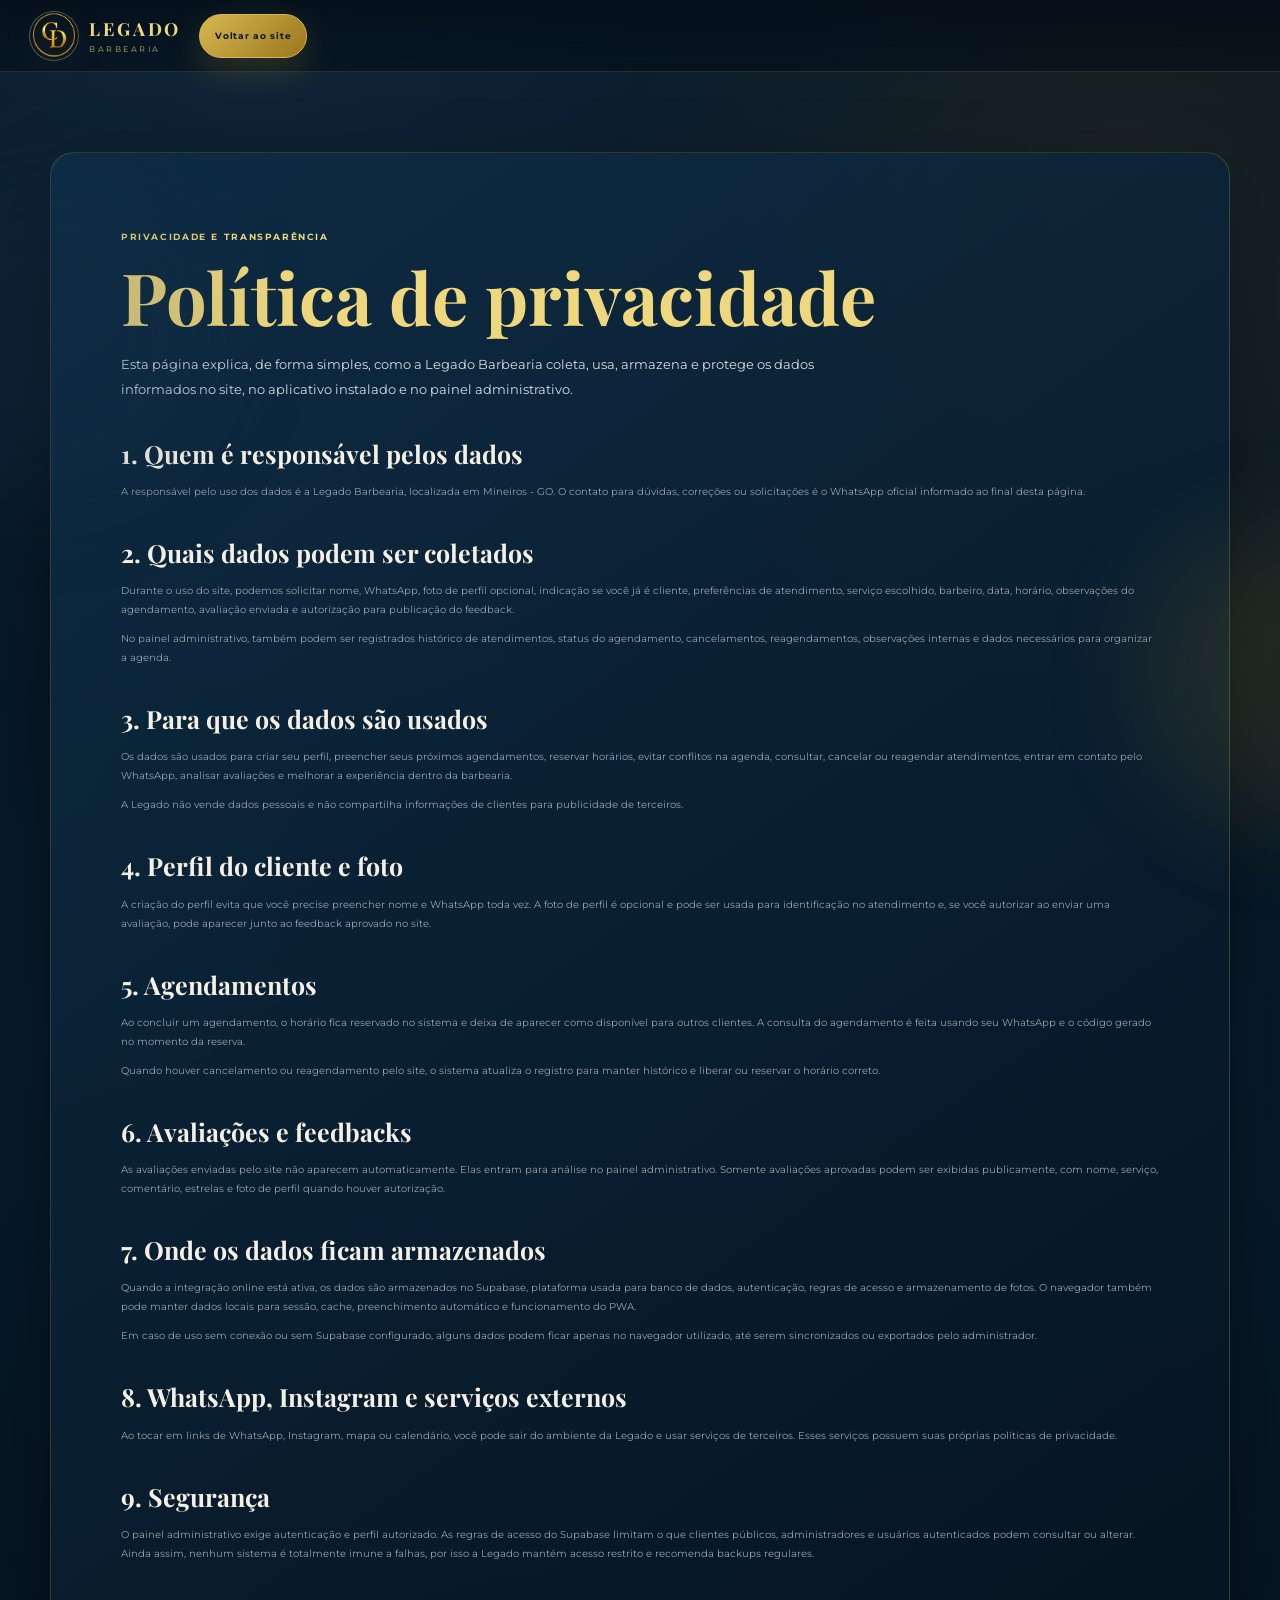
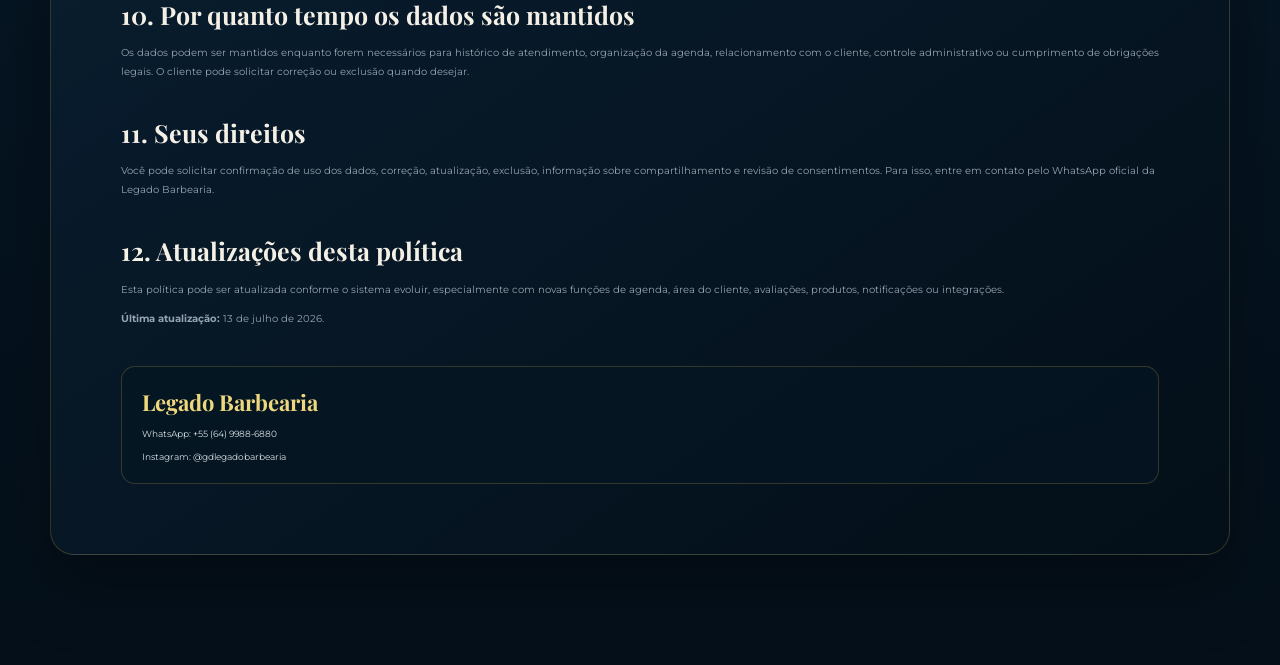
<file: privacidade.html>
<!DOCTYPE html>
<html lang="pt-BR">
<head>
  <meta charset="UTF-8" />
  <meta name="viewport" content="width=device-width, initial-scale=1.0" />
  <meta name="theme-color" content="#071728" />
  <meta name="description" content="Política de privacidade e uso de dados da Legado Barbearia." />
  <title>Privacidade | Legado Barbearia</title>
  <link rel="manifest" href="manifest.webmanifest" />
  <link rel="icon" type="image/png" href="assets/app-icon-192.png" />
  <link rel="apple-touch-icon" href="assets/app-icon-192.png" />
  <link rel="preconnect" href="https://fonts.googleapis.com" />
  <link rel="preconnect" href="https://fonts.gstatic.com" crossorigin />
  <link href="https://fonts.googleapis.com/css2?family=Montserrat:wght@400;500;600;700&family=Playfair+Display:wght@500;600;700&display=swap" rel="stylesheet" />
  <link rel="stylesheet" href="styles.css" />
</head>
<body>
  <div class="ambient ambient-one"></div><div class="ambient ambient-two"></div>
  <header class="site-header">
    <a class="brand" href="index.html" aria-label="Voltar para o site da Legado Barbearia"><img src="assets/logo.png" alt="Logo Legado Barbearia" /><span><strong>LEGADO</strong><small>BARBEARIA</small></span></a>
    <a class="button button-small" href="index.html#agendar">Voltar ao site</a>
  </header>

  <main class="legal-page">
    <article class="legal-card">
      <span class="eyebrow">PRIVACIDADE E TRANSPARÊNCIA</span>
      <h1>Política de privacidade</h1>
      <p class="legal-lead">Esta página explica, de forma simples, como a Legado Barbearia coleta, usa, armazena e protege os dados informados no site, no aplicativo instalado e no painel administrativo.</p>

      <h2>1. Quem é responsável pelos dados</h2>
      <p>A responsável pelo uso dos dados é a Legado Barbearia, localizada em Mineiros - GO. O contato para dúvidas, correções ou solicitações é o WhatsApp oficial informado ao final desta página.</p>

      <h2>2. Quais dados podem ser coletados</h2>
      <p>Durante o uso do site, podemos solicitar nome, WhatsApp, foto de perfil opcional, indicação se você já é cliente, preferências de atendimento, serviço escolhido, barbeiro, data, horário, observações do agendamento, avaliação enviada e autorização para publicação do feedback.</p>
      <p>No painel administrativo, também podem ser registrados histórico de atendimentos, status do agendamento, cancelamentos, reagendamentos, observações internas e dados necessários para organizar a agenda.</p>

      <h2>3. Para que os dados são usados</h2>
      <p>Os dados são usados para criar seu perfil, preencher seus próximos agendamentos, reservar horários, evitar conflitos na agenda, consultar, cancelar ou reagendar atendimentos, entrar em contato pelo WhatsApp, analisar avaliações e melhorar a experiência dentro da barbearia.</p>
      <p>A Legado não vende dados pessoais e não compartilha informações de clientes para publicidade de terceiros.</p>

      <h2>4. Perfil do cliente e foto</h2>
      <p>A criação do perfil evita que você precise preencher nome e WhatsApp toda vez. A foto de perfil é opcional e pode ser usada para identificação no atendimento e, se você autorizar ao enviar uma avaliação, pode aparecer junto ao feedback aprovado no site.</p>

      <h2>5. Agendamentos</h2>
      <p>Ao concluir um agendamento, o horário fica reservado no sistema e deixa de aparecer como disponível para outros clientes. A consulta do agendamento é feita usando seu WhatsApp e o código gerado no momento da reserva.</p>
      <p>Quando houver cancelamento ou reagendamento pelo site, o sistema atualiza o registro para manter histórico e liberar ou reservar o horário correto.</p>

      <h2>6. Avaliações e feedbacks</h2>
      <p>As avaliações enviadas pelo site não aparecem automaticamente. Elas entram para análise no painel administrativo. Somente avaliações aprovadas podem ser exibidas publicamente, com nome, serviço, comentário, estrelas e foto de perfil quando houver autorização.</p>

      <h2>7. Onde os dados ficam armazenados</h2>
      <p>Quando a integração online está ativa, os dados são armazenados no Supabase, plataforma usada para banco de dados, autenticação, regras de acesso e armazenamento de fotos. O navegador também pode manter dados locais para sessão, cache, preenchimento automático e funcionamento do PWA.</p>
      <p>Em caso de uso sem conexão ou sem Supabase configurado, alguns dados podem ficar apenas no navegador utilizado, até serem sincronizados ou exportados pelo administrador.</p>

      <h2>8. WhatsApp, Instagram e serviços externos</h2>
      <p>Ao tocar em links de WhatsApp, Instagram, mapa ou calendário, você pode sair do ambiente da Legado e usar serviços de terceiros. Esses serviços possuem suas próprias políticas de privacidade.</p>

      <h2>9. Segurança</h2>
      <p>O painel administrativo exige autenticação e perfil autorizado. As regras de acesso do Supabase limitam o que clientes públicos, administradores e usuários autenticados podem consultar ou alterar. Ainda assim, nenhum sistema é totalmente imune a falhas, por isso a Legado mantém acesso restrito e recomenda backups regulares.</p>

      <h2>10. Por quanto tempo os dados são mantidos</h2>
      <p>Os dados podem ser mantidos enquanto forem necessários para histórico de atendimento, organização da agenda, relacionamento com o cliente, controle administrativo ou cumprimento de obrigações legais. O cliente pode solicitar correção ou exclusão quando desejar.</p>

      <h2>11. Seus direitos</h2>
      <p>Você pode solicitar confirmação de uso dos dados, correção, atualização, exclusão, informação sobre compartilhamento e revisão de consentimentos. Para isso, entre em contato pelo WhatsApp oficial da Legado Barbearia.</p>

      <h2>12. Atualizações desta política</h2>
      <p>Esta política pode ser atualizada conforme o sistema evoluir, especialmente com novas funções de agenda, área do cliente, avaliações, produtos, notificações ou integrações.</p>

      <p class="policy-note"><strong>Última atualização:</strong> 13 de julho de 2026.</p>

      <div class="legal-contact">
        <strong>Legado Barbearia</strong>
        <a href="https://wa.me/556499886880" target="_blank" rel="noopener">WhatsApp: +55 (64) 9988-6880</a>
        <a href="https://www.instagram.com/gdlegadobarbearia" target="_blank" rel="noopener">Instagram: @gdlegadobarbearia</a>
      </div>
    </article>
  </main>
  <script>
    if ("serviceWorker" in navigator && location.protocol.startsWith("http")) {
      window.addEventListener("load", () => navigator.serviceWorker.register("sw.js").catch(() => {}));
    }
  </script>
</body>
</html>
</file>
<file: styles.css>
:root{
  --navy:#071728;--navy-2:#0c2238;--navy-3:#16324c;--gold:#c9a43d;--gold-light:#efd77e;--paper:#f5f0e6;
  --text:#edf2f5;--muted:#94a3af;--line:rgba(215,180,74,.22);--soft-line:rgba(255,255,255,.08);
  --danger:#df6d67;--success:#6bc48e;--info:#71a9df;--serif:"Playfair Display",serif;--sans:"Montserrat",sans-serif;
  --shadow:0 24px 70px rgba(0,0,0,.34);--radius:22px
}
*{box-sizing:border-box}html{scroll-behavior:smooth}body{margin:0;background:radial-gradient(circle at 14% 6%,rgba(24,50,76,.55) 0,transparent 26%),radial-gradient(circle at 86% 88%,rgba(201,164,61,.08) 0,transparent 22%),linear-gradient(180deg,#071728 0%,#071728 48%,#061522 100%);color:var(--text);font-family:var(--sans);min-height:100vh;overflow-x:hidden}body:before{content:"";position:fixed;inset:0;pointer-events:none;opacity:.12;background-image:linear-gradient(90deg,transparent 49%,rgba(255,255,255,.035) 50%,transparent 51%),linear-gradient(transparent 49%,rgba(255,255,255,.025) 50%,transparent 51%);background-size:52px 52px}.ambient{position:fixed;border-radius:50%;filter:blur(80px);pointer-events:none;opacity:.18}.ambient-one{width:340px;height:340px;background:#1a3550;left:-120px;top:18%}.ambient-two{width:300px;height:300px;background:#8f7120;right:-160px;bottom:8%}a{color:inherit;text-decoration:none}button,input,select,textarea{font:inherit}button{color:inherit}.hidden{display:none!important}
.site-header{height:86px;padding:0 clamp(18px,5vw,76px);display:flex;align-items:center;gap:28px;position:sticky;top:0;z-index:30;background:rgba(7,23,40,.92);backdrop-filter:blur(18px);border-bottom:1px solid var(--line)}.brand{display:flex;align-items:center;gap:11px;min-width:max-content}.brand img{width:53px;height:53px;object-fit:contain;filter:drop-shadow(0 4px 16px rgba(215,180,74,.2))}.brand span{display:grid}.brand strong{font-family:var(--serif);color:var(--gold-light);font-size:18px;letter-spacing:.13em}.brand small{font-size:7px;letter-spacing:.42em;color:#b9c4cd;margin-top:2px}.main-nav{display:flex;align-items:center;gap:22px;margin-left:auto}.main-nav a{font-size:9px;letter-spacing:.08em;text-transform:uppercase;color:#c8d1d8;transition:.2s}.main-nav a:hover{color:var(--gold-light)}.menu-button{display:none;margin-left:auto;border:1px solid var(--line);background:transparent;border-radius:11px;width:42px;height:42px;cursor:pointer}.button{border:1px solid #d6b750;background:linear-gradient(135deg,#d6b750,#9a771c);color:#08131d;font-weight:700;letter-spacing:.035em;border-radius:12px;padding:14px 20px;cursor:pointer;display:inline-flex;align-items:center;justify-content:center;gap:8px;transition:.22s;box-shadow:0 10px 24px rgba(197,157,44,.16)}.button:hover{transform:translateY(-2px);filter:brightness(1.07)}.button:disabled{opacity:.42;cursor:not-allowed;transform:none}.button-small{padding:11px 15px;font-size:9px}.button-secondary{background:rgba(255,255,255,.025);color:#e4eaee;border-color:rgba(255,255,255,.13);box-shadow:none}.button-secondary:hover{border-color:var(--gold);color:var(--gold-light)}.header-cta{white-space:nowrap}.eyebrow{font-size:9px;letter-spacing:.23em;color:var(--gold-light);font-weight:700}.text-link{font-size:10px;color:#d7dfe5;display:inline-flex;align-items:center;gap:8px}.text-link span{color:var(--gold-light)}
.hero{min-height:calc(100vh - 86px);padding:70px clamp(20px,7vw,105px);display:grid;grid-template-columns:1.08fr .92fr;align-items:center;gap:40px;max-width:1500px;margin:auto}.hero-copy h1{font-family:var(--serif);font-size:clamp(50px,6vw,88px);line-height:.98;margin:18px 0 24px;font-weight:500;max-width:770px}.hero-copy h1 em{font-style:italic;color:var(--gold-light)}.hero-copy>p{max-width:610px;color:#aab6c0;font-size:14px;line-height:1.8}.hero-actions{display:flex;gap:18px;align-items:center;margin:32px 0 40px}.trust-row{display:grid;grid-template-columns:repeat(3,1fr);border-top:1px solid var(--line);max-width:680px}.trust-row div{padding:20px 16px 0 0}.trust-row strong{font-family:var(--serif);display:block;color:#f1e2ad;font-size:15px}.trust-row span{display:block;color:var(--muted);font-size:8px;margin-top:6px}.hero-mark{min-height:560px;display:grid;place-items:center;position:relative}.hero-mark img{width:min(78%,460px);position:relative;z-index:2;filter:drop-shadow(0 26px 45px rgba(0,0,0,.48))}.logo-halo{position:absolute;width:78%;aspect-ratio:1;border-radius:50%;border:1px solid rgba(215,180,74,.22);box-shadow:inset 0 0 70px rgba(215,180,74,.08),0 0 80px rgba(215,180,74,.06)}.logo-halo:after,.logo-halo:before{content:"";position:absolute;border-radius:50%;inset:10%;border:1px solid rgba(215,180,74,.1)}.logo-halo:before{inset:-7%;border-style:dashed;animation:spin 40s linear infinite}@keyframes spin{to{transform:rotate(360deg)}}.hero-stamp{position:absolute;bottom:10%;right:8%;z-index:3;font-size:8px;letter-spacing:.17em;color:#d9c67e;border:1px solid var(--line);border-radius:999px;padding:8px 12px;background:rgba(3,12,20,.55)}
.section{padding:105px clamp(20px,7vw,105px);max-width:1500px;margin:auto}.section-heading{max-width:720px;margin-bottom:38px}.section-heading h2,.booking-intro h2,.experience-card h2{font-family:var(--serif);font-size:clamp(36px,4vw,58px);line-height:1.1;margin:12px 0 15px;font-weight:500;color:#f3e7bd}.section-heading p,.booking-intro>p,.experience-card p{color:var(--muted);font-size:12px;line-height:1.75}.services-grid{display:grid;grid-template-columns:repeat(4,1fr);gap:16px}.service-card{position:relative;min-height:265px;padding:24px;border:1px solid var(--soft-line);border-radius:var(--radius);background:linear-gradient(150deg,rgba(15,46,71,.8),rgba(4,16,27,.92));overflow:hidden;cursor:pointer;display:flex;flex-direction:column;transition:.25s}.service-card:after{content:"";position:absolute;right:-48px;top:-48px;width:130px;height:130px;border:1px solid rgba(215,180,74,.13);border-radius:50%}.service-card:hover{transform:translateY(-6px);border-color:rgba(215,180,74,.42);box-shadow:var(--shadow)}.service-card img{width:88px;height:88px;object-fit:contain;margin-bottom:25px;filter:drop-shadow(0 12px 18px rgba(0,0,0,.25))}.service-card h3{font-family:var(--serif);font-size:23px;color:var(--gold-light);margin:0 0 9px}.service-card p{font-size:9px;color:var(--muted);line-height:1.65;margin:0}.service-card>span{margin-top:auto;padding-top:17px;border-top:1px solid var(--soft-line);font-size:9px;color:#d6dde2}.service-card .price-tag{color:var(--gold-light);font-weight:700}
.booking-section{max-width:1500px;margin:auto;padding:105px clamp(20px,7vw,105px);display:grid;grid-template-columns:.65fr 1.35fr;gap:55px;align-items:start}.booking-intro{position:sticky;top:125px}.booking-perks{display:grid;gap:11px;margin:28px 0}.booking-perks span{font-size:9px;color:#cad4db}.notice-card{border-left:2px solid var(--gold);padding:13px 16px;background:rgba(215,180,74,.055);border-radius:0 13px 13px 0}.notice-card strong{font-family:var(--serif);color:var(--gold-light);font-size:16px}.notice-card p{font-size:9px;color:var(--muted);line-height:1.6;margin:5px 0 0}.booking-card{border:1px solid var(--line);border-radius:28px;background:linear-gradient(150deg,rgba(16,47,72,.94),rgba(3,15,25,.97));box-shadow:var(--shadow);overflow:hidden}.steps{display:grid;grid-template-columns:auto 1fr auto 1fr auto 1fr auto;align-items:center;padding:22px 28px;border-bottom:1px solid var(--line);background:rgba(2,12,20,.25)}.steps i{height:1px;background:rgba(255,255,255,.1)}.step{border:0;background:transparent;display:grid;place-items:center;gap:5px;cursor:pointer;color:#74838f}.step span{width:31px;height:31px;border-radius:50%;display:grid;place-items:center;border:1px solid rgba(255,255,255,.14);font-size:10px}.step small{font-size:7px}.step.active,.step.done{color:var(--gold-light)}.step.active span,.step.done span{border-color:var(--gold);background:rgba(215,180,74,.12)}.form-step{display:none;padding:32px}.form-step.active{display:block;animation:stepIn .28s ease}@keyframes stepIn{from{opacity:0;transform:translateX(10px)}}.form-title{display:flex;gap:15px;align-items:flex-start;margin-bottom:25px}.form-title>span{font-family:var(--serif);font-size:29px;color:rgba(239,215,126,.35)}.form-title h3{font-family:var(--serif);font-size:26px;color:var(--gold-light);margin:0 0 5px}.form-title p{font-size:9px;color:var(--muted);margin:0}.choice-grid{display:grid;grid-template-columns:1fr 1fr;gap:12px}.choice{border:1px solid var(--soft-line);background:rgba(255,255,255,.025);border-radius:14px;padding:16px;text-align:left;cursor:pointer;transition:.2s}.choice strong{font-family:var(--serif);font-size:17px;display:block;color:#edf1f4}.choice small{font-size:8px;color:var(--muted);display:block;margin-top:6px}.choice.selected{border-color:var(--gold);background:rgba(215,180,74,.1);box-shadow:inset 0 0 0 1px rgba(215,180,74,.08)}.choice.selected strong{color:var(--gold-light)}.date-strip{display:grid;grid-template-columns:repeat(6,1fr);gap:9px;max-height:250px;overflow:auto;padding-right:4px}.date-button,.time-button{border:1px solid var(--soft-line);background:rgba(255,255,255,.025);border-radius:13px;cursor:pointer;min-height:82px;display:grid;place-items:center;align-content:center;gap:3px}.date-button span,.date-button small{font-size:7px;color:var(--muted);text-transform:uppercase}.date-button strong{font-family:var(--serif);font-size:22px}.date-button.selected,.time-button.selected{border-color:var(--gold);background:rgba(215,180,74,.1);color:var(--gold-light)}.date-button:disabled{opacity:.24;cursor:not-allowed}.date-picker-label{display:grid;gap:7px;margin-top:17px;max-width:270px}.date-picker-label span,.field-grid label>span,.lookup-card label>span{font-size:8px;color:#ccd5db}.date-picker-label input,.field-grid input,.field-grid select,.field-grid textarea,.lookup-card input{width:100%;background:rgba(1,9,16,.42);border:1px solid rgba(255,255,255,.11);border-radius:11px;color:#eef2f5;padding:13px;outline:none}.date-picker-label input:focus,.field-grid input:focus,.field-grid select:focus,.field-grid textarea:focus,.lookup-card input:focus{border-color:var(--gold)}input[type=date]{color-scheme:dark}.time-grid{display:grid;grid-template-columns:repeat(4,1fr);gap:10px}.time-button{min-height:69px;font-size:13px}.time-button small{display:block;font-size:7px;color:var(--muted);margin-top:4px}.time-button:disabled{opacity:.25;cursor:not-allowed}.availability-note{grid-column:1/-1;border:1px dashed var(--line);border-radius:14px;padding:28px;text-align:center;font-size:10px;color:var(--muted)}.field-grid{display:grid;grid-template-columns:1fr 1fr;gap:14px}.field-grid label{display:grid;gap:7px}.field-grid .full{grid-column:1/-1}.field-grid textarea{resize:vertical}.field-grid select option{background:var(--navy)}.consent{display:flex!important;grid-template-columns:auto 1fr!important;align-items:flex-start;gap:10px!important;border:1px solid var(--soft-line);border-radius:12px;padding:12px}.consent input{width:auto;margin-top:2px;accent-color:var(--gold)}.consent span{line-height:1.5}.form-footer{display:grid;grid-template-columns:auto 1fr auto;align-items:center;gap:15px;padding:21px 28px;border-top:1px solid var(--line);background:rgba(1,9,16,.3)}.summary-mini{text-align:center;font-size:8px;color:#aeb9c2;line-height:1.5}
.manage-section{padding-top:70px}.manage-grid{display:grid;grid-template-columns:.75fr 1.25fr;gap:20px}.lookup-card,.lookup-result{border:1px solid var(--line);border-radius:22px;background:linear-gradient(150deg,rgba(14,43,67,.88),rgba(3,15,25,.96));padding:24px;min-height:285px}.lookup-card{display:grid;gap:15px;align-content:start}.lookup-card label{display:grid;gap:7px}.lookup-card small{font-size:8px;color:var(--muted);line-height:1.6}.empty-state{height:100%;display:grid;place-items:center;align-content:center;text-align:center;color:var(--muted)}.empty-state strong{font-family:var(--serif);font-size:21px;color:var(--gold-light)}.empty-state p{font-size:9px;max-width:350px;line-height:1.7}.client-booking{display:grid;gap:14px}.client-booking-head{display:flex;justify-content:space-between;gap:15px;align-items:flex-start}.client-booking-head h3{font-family:var(--serif);font-size:24px;color:var(--gold-light);margin:0 0 4px}.client-booking-head p{font-size:9px;color:var(--muted);margin:0}.status-badge{display:inline-flex;border-radius:999px;padding:7px 10px;font-size:7px;text-transform:uppercase;font-weight:700;letter-spacing:.05em}.status-pending{border:1px solid rgba(215,180,74,.38);background:rgba(215,180,74,.1);color:#f0d77d}.status-confirmed{border:1px solid rgba(92,155,216,.4);background:rgba(92,155,216,.1);color:#a8d3ff}.status-completed{border:1px solid rgba(85,185,122,.4);background:rgba(85,185,122,.1);color:#a6e0b9}.status-cancelled,.status-no_show{border:1px solid rgba(218,91,85,.4);background:rgba(218,91,85,.1);color:#ffb4b0}.client-booking-details{display:grid;grid-template-columns:repeat(3,1fr);gap:9px}.client-booking-details div{border:1px solid var(--soft-line);border-radius:12px;padding:12px}.client-booking-details span{display:block;font-size:7px;color:var(--muted);text-transform:uppercase}.client-booking-details strong{display:block;font-size:10px;margin-top:5px}.client-actions{display:flex;flex-wrap:wrap;gap:9px;border-top:1px solid var(--line);padding-top:15px}.client-actions .button{font-size:9px;padding:11px 13px}.policy-note{font-size:8px;color:var(--muted);line-height:1.6}
.experience-card{border:1px solid var(--line);border-radius:28px;padding:50px;background:radial-gradient(circle at 90% 10%,rgba(215,180,74,.14),transparent 34%),linear-gradient(140deg,rgba(16,49,75,.93),rgba(3,14,24,.97));display:flex;align-items:center;justify-content:space-between;gap:35px}.experience-card>div:first-child{max-width:800px}.experience-actions{display:grid;gap:10px;min-width:230px}footer{padding:55px clamp(20px,7vw,105px) 30px;border-top:1px solid var(--line);display:grid;grid-template-columns:1.25fr repeat(3,1fr);gap:35px;background:rgba(2,10,17,.55)}.footer-brand{display:flex;align-items:center;gap:13px}.footer-brand img{width:74px}.footer-brand div{display:grid}.footer-brand strong{font-family:var(--serif);font-size:22px;color:var(--gold-light);letter-spacing:.12em}.footer-brand span{font-size:7px;letter-spacing:.38em}.footer-brand+div{}footer h4{font-family:var(--serif);color:var(--gold-light);font-size:15px;margin:0 0 13px}footer p,footer a{font-size:9px;color:#9eabb5;line-height:1.7;margin:2px 0}footer a:hover{color:var(--gold-light)}footer>small{grid-column:1/-1;border-top:1px solid var(--soft-line);padding-top:20px;font-size:7px;color:#71808c}
.modal{position:fixed;inset:0;z-index:70;display:none;place-items:center;padding:18px}.modal.open{display:grid}.modal-backdrop{position:absolute;inset:0;background:rgba(0,5,9,.78);backdrop-filter:blur(8px)}.modal-card{position:relative;z-index:1;width:min(600px,100%);max-height:92vh;overflow:auto;border:1px solid rgba(215,180,74,.38);border-radius:25px;padding:31px;background:linear-gradient(150deg,#123451,#061522 72%);box-shadow:var(--shadow)}.modal-close{position:absolute;right:16px;top:14px;width:36px;height:36px;border-radius:50%;border:1px solid var(--soft-line);background:rgba(255,255,255,.03);cursor:pointer}.success-icon{width:52px;height:52px;border:1px solid rgba(100,201,139,.55);background:rgba(100,201,139,.1);border-radius:50%;display:grid;place-items:center;color:#83d8a4;font-size:22px;margin-bottom:17px}.modal-card h2{font-family:var(--serif);font-size:34px;color:var(--gold-light);margin:9px 0 18px}.booking-code-box{display:flex;align-items:center;gap:12px;padding:13px 14px;border:1px solid var(--line);border-radius:13px;background:rgba(215,180,74,.07);margin-bottom:15px}.booking-code-box span{font-size:8px;color:var(--muted)}.booking-code-box strong{font-family:var(--serif);font-size:22px;color:var(--gold-light);letter-spacing:.08em}.booking-code-box button{margin-left:auto;border:0;background:transparent;color:var(--gold-light);font-size:8px;cursor:pointer}.confirmation-summary{border:1px solid var(--soft-line);border-radius:14px;padding:15px;font-size:10px;line-height:1.9;color:#cdd6dc}.confirmation-summary strong{color:#fff}.modal-note{font-size:8px;color:var(--muted);line-height:1.6}.modal-actions{display:flex;flex-wrap:wrap;gap:9px;margin-top:18px}.toast{position:fixed;right:20px;bottom:20px;z-index:90;background:linear-gradient(145deg,#173b5e,#071728);border:1px solid rgba(215,180,74,.42);border-radius:13px;padding:13px 16px;font-size:9px;box-shadow:var(--shadow);opacity:0;transform:translateY(12px);pointer-events:none;transition:.25s;max-width:340px}.toast.show{opacity:1;transform:none}.toast.error{border-color:rgba(218,91,85,.65);color:#ffbfbc}.reveal{opacity:0;transform:translateY(18px);transition:.65s ease}.reveal.visible{opacity:1;transform:none}
@media(max-width:1100px){.main-nav{gap:14px}.main-nav a{font-size:8px}.services-grid{grid-template-columns:1fr 1fr}.booking-section{grid-template-columns:1fr}.booking-intro{position:static}.hero{grid-template-columns:1fr}.hero-mark{min-height:440px}.hero-copy{text-align:center}.hero-copy>p,.trust-row{margin-left:auto;margin-right:auto}.hero-actions{justify-content:center}.experience-card{align-items:flex-start;flex-direction:column}.experience-actions{grid-template-columns:1fr 1fr;width:100%}.manage-grid{grid-template-columns:1fr}footer{grid-template-columns:1fr 1fr}.footer-brand{grid-column:1/-1}}
@media(max-width:850px){.site-header{height:74px;padding:0 16px}.brand img{width:47px;height:47px}.header-cta{display:none}.menu-button{display:block}.main-nav{display:none;position:absolute;left:14px;right:14px;top:68px;flex-direction:column;align-items:stretch;background:#071827;border:1px solid var(--line);border-radius:16px;padding:10px;box-shadow:var(--shadow)}.main-nav.open{display:flex}.main-nav a{padding:12px;border-radius:9px}.main-nav a:hover{background:rgba(215,180,74,.08)}.hero{min-height:auto;padding-top:70px}.hero-copy h1{font-size:54px}.hero-mark{min-height:380px}.booking-section,.section{padding-top:75px;padding-bottom:75px}.date-strip{grid-template-columns:repeat(4,1fr)}.time-grid{grid-template-columns:repeat(3,1fr)}.form-footer{grid-template-columns:1fr 1fr}.summary-mini{grid-column:1/-1;grid-row:1}.client-booking-details{grid-template-columns:1fr 1fr}}
@media(max-width:560px){.hero{padding-left:17px;padding-right:17px}.hero-copy h1{font-size:44px}.hero-copy>p{font-size:12px}.hero-actions{flex-direction:column;align-items:stretch}.trust-row{grid-template-columns:1fr;gap:12px}.trust-row div{padding-top:13px}.hero-mark{min-height:310px}.hero-mark img{width:82%}.services-grid{grid-template-columns:1fr}.service-card{min-height:225px}.booking-section,.section{padding-left:15px;padding-right:15px}.booking-card{border-radius:20px}.steps{padding:17px 12px}.step small{display:none}.form-step{padding:24px 17px}.choice-grid{grid-template-columns:1fr}.date-strip{grid-template-columns:repeat(3,1fr)}.time-grid{grid-template-columns:1fr 1fr}.field-grid{grid-template-columns:1fr}.field-grid .full{grid-column:auto}.form-footer{padding:16px 14px;gap:9px}.form-footer .button{padding:12px;font-size:9px}.client-booking-head{flex-direction:column}.client-booking-details{grid-template-columns:1fr}.experience-card{padding:30px 22px}.experience-actions{grid-template-columns:1fr}footer{grid-template-columns:1fr;padding-left:22px;padding-right:22px}.footer-brand{grid-column:auto}.modal-card{padding:27px 19px}.modal-actions{display:grid}.booking-code-box{flex-wrap:wrap}.booking-code-box button{margin-left:0}.lookup-card,.lookup-result{padding:19px}}

/* Portfólio e conteúdo institucional — V3 */
.about-section{display:grid;grid-template-columns:minmax(300px,.9fr) minmax(360px,1.1fr);gap:clamp(34px,6vw,90px);align-items:center}.about-media{min-height:560px;display:grid;place-items:center}.about-photo-frame{position:relative;width:min(100%,470px);aspect-ratio:4/5;border-radius:calc(var(--radius) + 6px);overflow:hidden;border:1px solid rgba(239,215,126,.38);background:radial-gradient(circle at 50% 35%,rgba(215,180,74,.18),transparent 42%),linear-gradient(145deg,#0d2941,#04101b);box-shadow:var(--shadow)}.about-photo-frame:before{content:"";position:absolute;inset:15px;border:1px solid rgba(239,215,126,.22);border-radius:18px;z-index:2;pointer-events:none}.about-photo-frame img{width:100%;height:100%;object-fit:cover;display:block;filter:saturate(.92) contrast(1.04)}.about-photo-frame span{position:absolute;left:28px;right:28px;bottom:27px;z-index:3;border-top:1px solid rgba(239,215,126,.38);padding-top:12px;color:var(--gold-light);font-size:8px;letter-spacing:.32em;text-align:center}.about-copy h2{font-family:var(--serif);font-size:clamp(37px,4.8vw,66px);line-height:1.02;color:var(--paper);margin:12px 0 20px}.about-copy>p{max-width:670px;color:#b5c0c8;font-size:12px;line-height:1.9}.professional-card{display:grid;grid-template-columns:64px 1fr;gap:16px;align-items:start;margin:27px 0;padding:19px;border:1px solid var(--line);border-radius:16px;background:rgba(11,34,53,.58)}.professional-monogram{width:64px;height:64px;border-radius:50%;display:grid;place-items:center;border:1px solid rgba(239,215,126,.55);color:var(--gold-light);font-family:var(--serif);font-size:20px;background:radial-gradient(circle,#183c5c,#071827)}.professional-card strong{display:block;color:var(--gold-light);font-family:var(--serif);font-size:21px}.professional-card span{display:block;color:#d6dee3;font-size:8px;letter-spacing:.08em;text-transform:uppercase;margin:3px 0 8px}.professional-card p{margin:0;color:var(--muted);font-size:10px;line-height:1.7}.about-actions{display:flex;gap:11px;flex-wrap:wrap}
.portfolio-section{position:relative}.portfolio-section:before{content:"";position:absolute;inset:10% -18% auto;height:420px;background:radial-gradient(circle,rgba(183,142,38,.13),transparent 62%);pointer-events:none}.portfolio-filters{display:flex;flex-wrap:wrap;justify-content:center;gap:9px;margin:28px 0 34px}.portfolio-filter{border:1px solid var(--line);background:rgba(7,24,39,.72);border-radius:999px;padding:10px 17px;color:#c8d1d8;font-size:8px;letter-spacing:.09em;text-transform:uppercase;cursor:pointer;transition:.2s}.portfolio-filter:hover,.portfolio-filter.active{border-color:rgba(239,215,126,.7);background:linear-gradient(135deg,#d6b750,#9a771c);color:#07131d}.portfolio-grid{display:grid;grid-template-columns:repeat(2,minmax(0,1fr));gap:20px;max-width:1120px;margin:0 auto}.portfolio-card,.portfolio-card.featured{grid-column:auto;position:relative;min-height:470px;border:1px solid var(--line);border-radius:20px;overflow:hidden;background:#081827;box-shadow:0 20px 50px rgba(0,0,0,.22);cursor:pointer}.portfolio-card img{width:100%;height:100%;position:absolute;inset:0;object-fit:cover;transition:transform .55s ease,filter .55s ease}.portfolio-card:hover img{transform:scale(1.045);filter:brightness(.78)}.portfolio-card:after{content:"";position:absolute;inset:0;background:linear-gradient(180deg,transparent 38%,rgba(3,11,18,.94) 100%)}.portfolio-card-content{position:absolute;z-index:2;left:23px;right:23px;bottom:23px}.portfolio-card-content span{font-size:7px;color:var(--gold-light);letter-spacing:.18em;text-transform:uppercase}.portfolio-card-content h3{font-family:var(--serif);font-size:28px;margin:7px 0;color:#fff}.portfolio-card-content p{font-size:9px;line-height:1.6;color:#bdc7ce;margin:0;max-width:480px}.portfolio-card .portfolio-open{position:absolute;z-index:3;right:20px;top:20px;width:40px;height:40px;border-radius:50%;display:grid;place-items:center;border:1px solid rgba(239,215,126,.5);background:rgba(4,14,23,.72);font-size:18px;color:var(--gold-light)}.portfolio-empty{grid-column:1/-1;border:1px dashed rgba(239,215,126,.35);border-radius:18px;padding:45px;text-align:center;color:var(--muted);background:rgba(8,25,40,.5)}.portfolio-empty strong{display:block;color:var(--gold-light);font-family:var(--serif);font-size:24px;margin-bottom:7px}.portfolio-footer{display:flex;align-items:center;justify-content:space-between;gap:20px;max-width:1120px;margin:27px auto 0;padding:20px 22px;border:1px solid var(--line);border-radius:16px;background:rgba(7,24,39,.62)}.portfolio-footer p{margin:0;color:#b8c2c9;font-size:10px}
.testimonials-section{background:linear-gradient(180deg,transparent,rgba(8,28,45,.38),transparent)}.testimonials-grid{display:grid;grid-template-columns:repeat(3,1fr);gap:17px}.testimonial-card{border:1px solid var(--line);border-radius:19px;padding:26px;background:linear-gradient(145deg,rgba(17,48,74,.75),rgba(5,17,28,.88));position:relative;min-height:230px}.testimonial-card:before{content:"“";font-family:var(--serif);position:absolute;right:20px;top:4px;color:rgba(239,215,126,.18);font-size:90px;line-height:1}.testimonial-stars{color:var(--gold-light);letter-spacing:.15em;font-size:12px}.testimonial-card blockquote{margin:19px 0 25px;color:#dbe2e6;font-family:var(--serif);font-size:19px;line-height:1.55}.testimonial-author{display:grid;gap:3px;border-top:1px solid var(--soft-line);padding-top:14px}.testimonial-author strong{color:var(--gold-light);font-size:10px}.testimonial-author span{color:var(--muted);font-size:8px}.testimonials-empty{grid-column:1/-1;text-align:center;padding:40px;border:1px dashed var(--line);border-radius:18px;color:var(--muted)}.testimonials-empty strong{display:block;color:var(--gold-light);font-family:var(--serif);font-size:25px;margin-bottom:8px}
.faq-grid{display:grid;grid-template-columns:1fr 1fr;gap:12px;max-width:1050px;margin:0 auto}.faq-grid details{border:1px solid var(--line);border-radius:14px;background:rgba(8,27,43,.72);padding:0 18px}.faq-grid summary{cursor:pointer;list-style:none;padding:18px 30px 18px 0;position:relative;color:#eef2f4;font-family:var(--serif);font-size:17px}.faq-grid summary::-webkit-details-marker{display:none}.faq-grid summary:after{content:"+";position:absolute;right:2px;color:var(--gold-light);font-family:var(--sans);font-size:20px}.faq-grid details[open] summary:after{content:"−"}.faq-grid details p{color:var(--muted);font-size:10px;line-height:1.75;margin:0;padding:0 0 18px}
.portfolio-lightbox{padding:24px}.portfolio-lightbox-card{position:relative;width:min(980px,100%);max-height:90vh;margin:auto;display:grid;grid-template-columns:minmax(0,1.25fr) minmax(260px,.75fr);background:#071827;border:1px solid rgba(239,215,126,.35);border-radius:22px;overflow:hidden;box-shadow:var(--shadow)}.portfolio-lightbox-card>img{width:100%;height:100%;min-height:560px;max-height:82vh;object-fit:cover}.portfolio-lightbox-card>div{padding:clamp(28px,4vw,52px);display:flex;flex-direction:column;justify-content:center}.portfolio-lightbox-card h2{font-family:var(--serif);font-size:40px;line-height:1.08;color:var(--gold-light);margin:10px 0 15px}.portfolio-lightbox-card p{color:var(--muted);font-size:11px;line-height:1.8}.portfolio-lightbox .modal-close{z-index:3}.mobile-booking-cta{display:none;position:fixed;left:14px;right:14px;bottom:14px;z-index:29;min-height:50px;border-radius:14px;background:linear-gradient(135deg,#d6b750,#9a771c);color:#07131d;align-items:center;justify-content:center;gap:9px;font-size:10px;font-weight:800;letter-spacing:.04em;box-shadow:0 14px 40px rgba(0,0,0,.38);border:1px solid #efd77e}
@media(max-width:1100px){.about-section{grid-template-columns:1fr 1fr;gap:35px}.about-media{min-height:470px}.testimonials-grid{grid-template-columns:1fr 1fr}.testimonial-card:last-child:nth-child(odd){grid-column:1/-1}}
@media(max-width:850px){.about-section{grid-template-columns:1fr}.about-media{min-height:auto}.about-photo-frame{max-width:520px;aspect-ratio:16/12}.portfolio-grid{grid-template-columns:1fr}.portfolio-card,.portfolio-card.featured{grid-column:auto;min-height:420px}.portfolio-lightbox-card{grid-template-columns:1fr;overflow:auto}.portfolio-lightbox-card>img{min-height:360px;height:48vh}.faq-grid{grid-template-columns:1fr}.mobile-booking-cta{display:flex}body{padding-bottom:74px}}
@media(max-width:560px){.about-photo-frame{aspect-ratio:4/5}.about-copy h2{font-size:40px}.professional-card{grid-template-columns:52px 1fr;padding:16px}.professional-monogram{width:52px;height:52px}.about-actions{display:grid}.portfolio-grid{grid-template-columns:1fr}.portfolio-card,.portfolio-card.featured{min-height:390px}.portfolio-footer{align-items:stretch;flex-direction:column}.portfolio-footer .button{width:100%}.testimonials-grid{grid-template-columns:1fr}.testimonial-card:last-child:nth-child(odd){grid-column:auto}.portfolio-lightbox{padding:12px}.portfolio-lightbox-card>img{min-height:300px;height:42vh}.portfolio-lightbox-card>div{padding:24px}.portfolio-lightbox-card h2{font-size:31px}}
.legal-page{width:min(100%,980px);margin:0 auto;padding:80px 20px 110px}.legal-card{border:1px solid var(--line);border-radius:24px;padding:clamp(28px,6vw,70px);background:linear-gradient(145deg,rgba(15,46,71,.86),rgba(4,15,25,.94));box-shadow:var(--shadow)}.legal-card h1{font-family:var(--serif);font-size:clamp(42px,7vw,72px);line-height:1;color:var(--gold-light);margin:14px 0 20px}.legal-lead{font-size:13px!important;color:#d6dde2!important;max-width:730px}.legal-card h2{font-family:var(--serif);font-size:25px;color:var(--paper);margin:34px 0 10px}.legal-card p{color:var(--muted);font-size:10px;line-height:1.9}.legal-contact{display:grid;gap:9px;margin-top:38px;padding:20px;border:1px solid var(--line);border-radius:14px;background:rgba(6,22,35,.65)}.legal-contact strong{font-family:var(--serif);font-size:22px;color:var(--gold-light)}.legal-contact a{font-size:9px;color:#d8e0e5}
.deposit-box{margin:16px 0;padding:16px;border:1px solid rgba(239,215,126,.38);border-radius:14px;background:rgba(215,180,74,.08);display:grid;gap:7px}.deposit-box>span{font-size:7px;letter-spacing:.16em;color:var(--gold-light)}.deposit-box>strong{font-family:var(--serif);font-size:27px;color:#fff}.deposit-box>p{font-size:8px;line-height:1.6;color:var(--muted);margin:0}.deposit-box>div{display:flex;gap:8px;align-items:center;margin-top:4px}.deposit-box code{flex:1;min-width:0;white-space:nowrap;overflow:hidden;text-overflow:ellipsis;background:rgba(0,0,0,.2);border:1px solid var(--soft-line);border-radius:8px;padding:9px;color:#dce3e7;font-size:8px}.deposit-box button{border:1px solid var(--line);background:transparent;border-radius:8px;padding:9px 11px;color:var(--gold-light);font-size:8px;cursor:pointer}.client-deposit-box{margin-top:13px;padding:14px;border:1px solid rgba(239,215,126,.3);border-radius:12px;background:rgba(215,180,74,.07);font-size:9px;color:#c9d2d8;line-height:1.7}.client-deposit-box strong{color:var(--gold-light)}

.portfolio-gallery-badge{position:absolute;z-index:3;left:20px;top:20px;padding:7px 10px;border-radius:999px;border:1px solid rgba(239,215,126,.45);background:rgba(4,14,23,.72);font-size:8px;color:var(--gold-light);letter-spacing:.08em}
.portfolio-lightbox-media{display:grid;grid-template-rows:minmax(0,1fr) auto;height:100%}
.lightbox-thumbnails{display:flex;gap:10px;flex-wrap:wrap;padding:14px;background:rgba(3,12,20,.92);border-top:1px solid rgba(239,215,126,.18)}
.lightbox-thumb{width:72px;height:72px;border-radius:10px;overflow:hidden;border:1px solid rgba(255,255,255,.12);background:#081827;padding:0;cursor:pointer}
.lightbox-thumb img{width:100%;height:100%;object-fit:cover;display:block}
.lightbox-thumb.active{border-color:var(--gold);box-shadow:0 0 0 1px rgba(239,215,126,.25)}
.lightbox-counter{display:block;margin-top:14px;color:var(--gold-light);font-size:8px;letter-spacing:.12em;text-transform:uppercase}
@media(max-width:850px){.lightbox-thumbnails{padding:12px}.lightbox-thumb{width:58px;height:58px}}

/* Melhorias V8: contato, status ao vivo, WhatsApp e acessibilidade */
.skip-link{position:fixed;left:16px;top:-60px;z-index:120;background:var(--gold-light);color:#07131d;padding:11px 15px;border-radius:10px;font-weight:800;font-size:10px;transition:.2s}.skip-link:focus{top:14px}
:focus-visible{outline:2px solid var(--gold-light);outline-offset:3px}
.business-status,.visit-live-status{display:inline-flex;align-items:center;gap:7px;border:1px solid rgba(255,255,255,.12);border-radius:999px;padding:8px 11px;font-size:7px;letter-spacing:.08em;text-transform:uppercase;white-space:nowrap}.business-status:before,.visit-live-status:before{content:"";width:7px;height:7px;border-radius:50%;background:#83909a}.status-open{color:#9ee2b7;border-color:rgba(107,196,142,.35);background:rgba(107,196,142,.08)}.status-open:before{background:#6bc48e;box-shadow:0 0 0 4px rgba(107,196,142,.1)}.status-closed{color:#efbfbc;border-color:rgba(223,109,103,.35);background:rgba(223,109,103,.07)}.status-closed:before{background:#df6d67}.status-loading{color:#c6d0d7}.visit-section{position:relative}.visit-grid{display:grid;grid-template-columns:repeat(3,1fr);gap:17px}.visit-card{border:1px solid var(--line);border-radius:20px;padding:28px;background:linear-gradient(150deg,rgba(15,46,71,.78),rgba(4,16,27,.92));min-height:255px;display:flex;flex-direction:column;align-items:flex-start}.visit-icon{width:48px;height:48px;border-radius:14px;display:grid;place-items:center;border:1px solid rgba(239,215,126,.35);color:var(--gold-light);font-size:22px;background:rgba(215,180,74,.07);margin-bottom:24px}.visit-card small{color:var(--gold-light);font-size:7px;letter-spacing:.18em}.visit-card h3{font-family:var(--serif);font-size:24px;color:#f3e7bd;margin:10px 0 7px}.visit-card p{font-size:9px;line-height:1.65;color:var(--muted);margin:0 0 20px}.visit-card .text-link{margin-top:auto}.testimonial-cta{margin-top:24px;border:1px solid var(--line);border-radius:18px;padding:24px;display:flex;align-items:center;justify-content:space-between;gap:24px;background:rgba(7,24,39,.7)}.testimonial-cta h3{font-family:var(--serif);font-size:25px;color:var(--gold-light);margin:7px 0}.testimonial-cta p{font-size:9px;color:var(--muted);line-height:1.7;margin:0;max-width:660px}.floating-whatsapp{position:fixed;right:20px;bottom:20px;z-index:35;width:58px;height:58px;border-radius:50%;display:grid;place-items:center;background:linear-gradient(135deg,#d6b750,#9a771c);color:#07131d;border:1px solid #efd77e;box-shadow:0 16px 38px rgba(0,0,0,.38);transition:.22s}.floating-whatsapp span{font-size:22px;line-height:1}.floating-whatsapp small{position:absolute;right:67px;background:#071728;color:#e8edf0;border:1px solid var(--line);border-radius:9px;padding:8px 10px;font-size:8px;opacity:0;transform:translateX(8px);pointer-events:none;transition:.2s;white-space:nowrap}.floating-whatsapp:hover{transform:translateY(-3px)}.floating-whatsapp:hover small{opacity:1;transform:none}.portfolio-lightbox-media{position:relative}.lightbox-nav{position:absolute;z-index:4;top:45%;width:44px;height:44px;border-radius:50%;border:1px solid rgba(239,215,126,.55);background:rgba(4,14,23,.72);color:var(--gold-light);font-size:28px;cursor:pointer}.lightbox-prev{left:15px}.lightbox-next{right:15px}.lightbox-nav:disabled{opacity:.25;cursor:not-allowed}.lightbox-actions{display:flex;flex-wrap:wrap;gap:9px;margin-top:23px}.lightbox-actions .button{flex:1}.site-header.menu-open{background:#071728}.body-menu-open{overflow:hidden}
@media(max-width:1100px){.business-status{display:none}.visit-grid{grid-template-columns:1fr 1fr}.visit-card:last-child{grid-column:1/-1}}
@media(max-width:850px){.visit-grid{grid-template-columns:1fr}.visit-card:last-child{grid-column:auto}.testimonial-cta{align-items:stretch;flex-direction:column}.testimonial-cta .button{width:100%}.floating-whatsapp{bottom:82px;right:14px;width:52px;height:52px}.lightbox-nav{width:38px;height:38px;font-size:24px}}
@media(max-width:560px){.lightbox-actions{display:grid}.lightbox-nav{top:38%}.visit-card{min-height:220px}}
@media(prefers-reduced-motion:reduce){html{scroll-behavior:auto}*,*:before,*:after{animation-duration:.01ms!important;animation-iteration-count:1!important;transition-duration:.01ms!important}.logo-halo:before{animation:none!important}}

.portfolio-lightbox-media>img{width:100%;height:100%;min-height:560px;max-height:82vh;object-fit:cover;display:block}
@media(max-width:850px){.portfolio-lightbox-media>img{min-height:360px;height:48vh}}
@media(max-width:560px){.portfolio-lightbox-media>img{min-height:300px;height:42vh}}

.portfolio-empty-real{min-height:260px;display:grid;place-items:center;align-content:center;gap:10px;background:radial-gradient(circle at 50% 0,rgba(201,164,61,.09),transparent 55%),rgba(8,25,40,.52)}
.portfolio-empty-real .eyebrow{color:var(--gold-light)}
.portfolio-empty-real strong{margin:0;font-size:clamp(27px,3vw,40px)}
.portfolio-empty-real p{max-width:620px;margin:0;color:var(--muted);font-size:10px;line-height:1.8}


/* Tutorial público — V11 */
.tutorial-section{position:relative}
.tutorial-section:before{content:"";position:absolute;left:3%;right:3%;top:16%;height:420px;border-radius:50%;background:radial-gradient(circle,rgba(201,164,61,.08),transparent 66%);pointer-events:none}
.tutorial-steps{display:grid;grid-template-columns:repeat(3,1fr);gap:16px;position:relative}
.tutorial-step{min-height:215px;padding:23px;border:1px solid var(--line);border-radius:19px;background:linear-gradient(150deg,rgba(15,45,70,.76),rgba(5,18,31,.9));display:grid;grid-template-columns:auto 1fr;gap:17px;align-items:start;transition:.22s}
.tutorial-step:hover{transform:translateY(-4px);border-color:rgba(239,215,126,.48);box-shadow:0 18px 45px rgba(0,0,0,.2)}
.tutorial-number{font-family:var(--serif);font-size:31px;line-height:1;color:rgba(239,215,126,.52)}
.tutorial-step small{font-size:7px;letter-spacing:.17em;color:var(--gold-light)}
.tutorial-step h3{font-family:var(--serif);font-size:23px;line-height:1.12;color:#f2e5ba;margin:7px 0 10px}
.tutorial-step p{font-size:9px;line-height:1.75;color:var(--muted);margin:0}
.tutorial-callout{margin-top:22px;padding:25px 27px;border:1px solid rgba(239,215,126,.32);border-radius:20px;background:radial-gradient(circle at 92% 0,rgba(201,164,61,.14),transparent 35%),rgba(7,24,39,.82);display:flex;align-items:center;justify-content:space-between;gap:28px}
.tutorial-callout h3{font-family:var(--serif);font-size:28px;color:var(--gold-light);margin:7px 0}
.tutorial-callout p{max-width:720px;color:var(--muted);font-size:9px;line-height:1.75;margin:0}
.tutorial-actions{display:flex;gap:9px;flex-shrink:0}
@media(max-width:1000px){.tutorial-steps{grid-template-columns:1fr 1fr}.tutorial-callout{align-items:flex-start;flex-direction:column}}
@media(max-width:620px){.tutorial-steps{grid-template-columns:1fr}.tutorial-step{min-height:auto}.tutorial-callout{padding:22px}.tutorial-actions{display:grid;width:100%}.tutorial-actions .button{width:100%}}

.confirmation-pending-note{margin:-8px 0 18px;color:#b8c5ce;font-size:10px;line-height:1.7;text-align:center}

/* Ajuste final mobile: evita tela encolhida e deixa o site confortável no telefone. */
@media(max-width:700px){
  html,body{width:100%;max-width:100%;overflow-x:hidden}
  body{font-size:16px}
  .site-header{width:100%;min-width:0}
  .brand{min-width:0}.brand strong{font-size:16px}.brand small{letter-spacing:.28em}
  .hero,.section,.booking-section,.legal-page{width:100%;max-width:100%;padding-left:18px;padding-right:18px;margin-left:0;margin-right:0}
  .hero{display:block;padding-top:44px}.hero-copy{text-align:left}.hero-copy h1{font-size:42px;line-height:1.02}.hero-copy>p{font-size:14px;line-height:1.7}
  .hero-mark{min-height:240px}.hero-mark img{width:min(78vw,300px)}.logo-halo{width:min(82vw,330px)}
  .section-heading h2,.booking-intro h2,.experience-card h2,.about-copy h2{font-size:34px;line-height:1.08}
  .section-heading p,.booking-intro>p,.experience-card p,.about-copy>p{font-size:13px;line-height:1.7}
  .services-grid,.about-section,.tutorial-steps,.visit-grid,.testimonials-grid,.faq-grid,.manage-grid,.field-grid,.choice-grid{grid-template-columns:1fr!important}
  .about-media{min-height:auto}.about-photo-frame{width:100%;max-width:none;aspect-ratio:4/5}.about-photo-frame span{left:16px;right:16px;letter-spacing:.18em}
  .professional-card{grid-template-columns:48px minmax(0,1fr)}.professional-monogram{width:48px;height:48px}
  .booking-card{width:100%;max-width:100%;border-radius:18px}.steps{grid-template-columns:repeat(4,1fr);gap:6px;padding:14px 10px}.steps i{display:none}.step span{width:34px;height:34px}.form-step{padding:20px 14px}.form-title h3{font-size:24px}.form-title p{font-size:11px;line-height:1.5}
  .date-strip{grid-template-columns:repeat(2,minmax(0,1fr));max-height:none;padding-right:0}.date-button,.time-button{min-height:72px}.time-grid{grid-template-columns:repeat(2,minmax(0,1fr))}
  .date-picker-label{max-width:none}.field-grid input,.field-grid select,.field-grid textarea,.lookup-card input{min-height:48px;font-size:16px}
  .form-footer{grid-template-columns:1fr;align-items:stretch}.summary-mini{grid-column:auto;grid-row:auto;font-size:11px;text-align:left}.form-footer .button{width:100%;min-height:48px;font-size:11px}
  .portfolio-grid{grid-template-columns:1fr!important}.portfolio-card,.portfolio-card.featured{min-height:330px}.portfolio-card-content{left:16px;right:16px;bottom:17px}.portfolio-card-content h3{font-size:24px}.portfolio-footer,.testimonial-cta,.tutorial-callout{display:grid;align-items:stretch}.portfolio-footer .button,.testimonial-cta .button,.tutorial-actions .button{width:100%}
  .portfolio-lightbox-card{width:100%;grid-template-columns:1fr}.portfolio-lightbox-media>img,.portfolio-lightbox-card>img{min-height:260px;height:40vh}.lightbox-thumbnails{overflow-x:auto;flex-wrap:nowrap}.lightbox-thumb{flex:0 0 56px}
  .client-booking-head,.experience-card{display:grid}.client-booking-details{grid-template-columns:1fr!important}.client-actions,.modal-actions,.hero-actions,.about-actions,.experience-actions,.tutorial-actions{display:grid;grid-template-columns:1fr}.button{width:100%;min-height:48px}
  .visit-card,.testimonial-card,.tutorial-step{min-height:auto;padding:20px}.floating-whatsapp{display:none}footer{grid-template-columns:1fr!important;padding-left:18px;padding-right:18px;padding-bottom:88px}
  .modal{padding:10px}.modal-card{width:100%;border-radius:18px;padding:22px 16px}.toast{left:12px;right:12px;bottom:78px;max-width:none;font-size:11px}
}
@media(max-width:380px){
  .hero-copy h1{font-size:36px}.section-heading h2,.booking-intro h2,.experience-card h2,.about-copy h2{font-size:30px}
  .date-strip,.time-grid{grid-template-columns:1fr}.steps{padding-left:6px;padding-right:6px}.step span{width:30px;height:30px}
}

/* Acabamento premium e fluxo mobile compacto */
.brand img{animation:logoFloat 5.8s ease-in-out infinite}
@keyframes logoFloat{0%,100%{transform:translateY(0)}50%{transform:translateY(-4px)}}
.main-nav a.active{color:var(--gold-light)}
.main-nav a.active:after{content:"";display:block;height:1px;margin-top:5px;background:linear-gradient(90deg,transparent,var(--gold-light),transparent)}
.service-card{min-height:230px;padding:20px;gap:13px}
.service-card img{width:68px;height:68px;margin-bottom:4px}
.service-card>span{padding-top:13px}
.service-select-cta{margin-top:0;display:inline-flex;align-items:center;justify-content:center;min-height:38px;border-radius:10px;background:rgba(239,215,126,.12);border:1px solid rgba(239,215,126,.34);color:var(--gold-light);font-size:8px;text-transform:uppercase;letter-spacing:.12em}
.service-card:hover .service-select-cta,.service-card:active .service-select-cta{background:linear-gradient(135deg,#d6b750,#9a771c);color:#07131d}
.time-grid{grid-template-columns:1fr}
.time-context{grid-column:1/-1;position:sticky;top:92px;z-index:2;display:flex;justify-content:space-between;gap:12px;align-items:center;padding:12px 14px;border:1px solid rgba(239,215,126,.24);border-radius:13px;background:rgba(5,18,31,.94);backdrop-filter:blur(12px)}
.time-context strong{font-family:var(--serif);color:var(--gold-light);font-size:18px}
.time-context span{font-size:8px;color:var(--muted)}
.time-period{display:grid;gap:9px}
.time-period h4{font-family:var(--serif);font-size:19px;color:#f1e3b3;margin:4px 0}
.time-period-grid{display:grid;grid-template-columns:repeat(4,minmax(0,1fr));gap:9px}
.time-button{transition:transform .18s,border-color .18s,background .18s,box-shadow .18s}
.time-button:hover,.time-button:active{transform:translateY(-2px);border-color:rgba(239,215,126,.45)}
.time-button.selected{box-shadow:0 0 0 1px rgba(239,215,126,.32),0 12px 26px rgba(0,0,0,.2)}
.lookup-card,.lookup-result{min-height:0;padding:20px}
.manage-section{padding-top:55px}
footer{padding-top:34px;padding-bottom:22px}
.floating-whatsapp{bottom:96px;animation:whatsappPulse 3.6s ease-in-out infinite}
@keyframes whatsappPulse{0%,100%{box-shadow:0 16px 38px rgba(0,0,0,.38)}50%{box-shadow:0 16px 38px rgba(0,0,0,.38),0 0 0 8px rgba(239,215,126,.08)}}
.mobile-booking-cta{min-height:44px;left:12px;right:12px;bottom:calc(10px + env(safe-area-inset-bottom));border-radius:12px;transform:translateY(0);opacity:1;transition:transform .24s ease,opacity .24s ease}
.mobile-booking-cta.is-hidden{transform:translateY(calc(120% + env(safe-area-inset-bottom)));opacity:0;pointer-events:none}

@media(max-width:850px){
  .main-nav{display:flex;opacity:0;transform:translateY(-8px) scale(.98);pointer-events:none;transition:opacity .22s ease,transform .22s ease;backdrop-filter:blur(18px);background:rgba(7,24,39,.88)}
  .main-nav.open{opacity:1;transform:none;pointer-events:auto}
  .main-nav a.active{background:rgba(215,180,74,.1)}
  .time-period-grid{grid-template-columns:repeat(3,minmax(0,1fr))}
}
@media(max-width:700px){
  body{padding-bottom:calc(62px + env(safe-area-inset-bottom))}
  .hero,.section,.booking-section{padding-top:48px;padding-bottom:48px}
  .section-heading{margin-bottom:24px}
  .services-grid{gap:11px}
  .service-card{min-height:0;padding:16px;border-radius:16px;grid-template-columns:58px minmax(0,1fr);display:grid;align-items:center}
  .service-card img{width:54px;height:54px;margin:0}
  .service-card>div{min-width:0}.service-card h3{font-size:20px}.service-card p{font-size:10px;line-height:1.5}
  .service-card>span,.service-select-cta{grid-column:1/-1}
  .tutorial-step{grid-template-columns:42px minmax(0,1fr);gap:13px;padding:16px}.tutorial-number{font-size:26px}.tutorial-step h3{font-size:20px}.tutorial-step p{font-size:10px;line-height:1.55}
  .time-context{position:static;display:grid;gap:3px}.time-period-grid{grid-template-columns:repeat(2,minmax(0,1fr))}.time-button{min-height:62px}
  .lookup-card,.lookup-result{padding:16px;border-radius:17px}.empty-state{min-height:130px}.empty-state p{font-size:10px}
  footer{gap:18px;padding-top:28px;padding-bottom:76px}.footer-brand img{width:58px}
  .mobile-booking-cta{display:flex;font-size:9px;letter-spacing:.03em}
}
@media(max-width:380px){.time-period-grid{grid-template-columns:1fr}.service-card{grid-template-columns:1fr}.service-card img{width:58px;height:58px}}

@media(max-width:700px){
  .floating-whatsapp{display:grid;right:14px;bottom:calc(68px + env(safe-area-inset-bottom));width:48px;height:48px}
  .floating-whatsapp small{display:none}
}

/* Enquadramento premium definitivo */
:root{--page-max:1180px;--page-gutter:clamp(18px,4vw,48px);--panel-radius:18px}
body{line-height:1.45}
.site-header{height:78px;padding-left:max(18px,calc((100vw - var(--page-max))/2));padding-right:max(18px,calc((100vw - var(--page-max))/2));gap:18px}
.brand img{width:48px;height:48px}.brand strong{font-size:17px}.brand small{letter-spacing:.32em}
.main-nav{gap:14px}.main-nav a{font-size:8px;white-space:nowrap}
.header-cta{padding:10px 14px}
.hero,.section,.booking-section,.legal-page{width:min(var(--page-max),calc(100% - 40px));max-width:var(--page-max);margin-left:auto;margin-right:auto;padding-left:0;padding-right:0}
.hero{min-height:auto;padding-top:72px;padding-bottom:68px;grid-template-columns:minmax(0,1.04fr) minmax(320px,.82fr);gap:clamp(32px,5vw,70px)}
.hero-copy{text-align:left}.hero-copy h1{font-size:clamp(48px,5.4vw,76px);max-width:680px}.hero-copy>p{font-size:13px;max-width:560px}
.hero-actions{gap:12px;margin:26px 0 30px}.trust-row{max-width:620px}
.hero-mark{min-height:430px}.hero-mark img{width:min(78%,360px)}.logo-halo{width:min(78%,390px)}
.section,.booking-section{padding-top:72px;padding-bottom:72px}
.section-heading{max-width:680px;margin-bottom:28px}.section-heading h2,.booking-intro h2,.experience-card h2{font-size:clamp(34px,3.6vw,50px)}.section-heading p,.booking-intro>p,.experience-card p{font-size:11px}
.services-grid{grid-template-columns:repeat(4,minmax(0,1fr));gap:13px}
.service-card{min-height:0;border-radius:var(--panel-radius);padding:18px}.service-card img{width:58px;height:58px}.service-card h3{font-size:21px}.service-card p{font-size:9px;line-height:1.55}
.tutorial-steps{grid-template-columns:repeat(3,minmax(0,1fr));gap:13px}.tutorial-step{min-height:0;border-radius:var(--panel-radius);padding:18px;gap:13px}.tutorial-number{font-size:28px}.tutorial-step h3{font-size:20px}.tutorial-step p{font-size:9px;line-height:1.6}.tutorial-callout{border-radius:var(--panel-radius);padding:20px}
.about-section{grid-template-columns:minmax(300px,.86fr) minmax(0,1fr);gap:clamp(28px,5vw,66px)}.about-media{min-height:0}.about-photo-frame{width:min(100%,410px)}
.portfolio-grid{grid-template-columns:repeat(3,minmax(0,1fr));gap:14px}.portfolio-card,.portfolio-card.featured{min-height:340px;border-radius:var(--panel-radius)}.portfolio-card-content{left:18px;right:18px;bottom:18px}.portfolio-card-content h3{font-size:24px}
.testimonials-grid{grid-template-columns:repeat(3,minmax(0,1fr));gap:14px}.testimonial-card{min-height:0;border-radius:var(--panel-radius);padding:20px}.testimonial-card blockquote{font-size:17px;margin:14px 0 18px}
.visit-grid{grid-template-columns:repeat(3,minmax(0,1fr));gap:14px}.visit-card{min-height:0;border-radius:var(--panel-radius);padding:20px}
.booking-section{grid-template-columns:minmax(260px,.56fr) minmax(0,1fr);gap:32px;align-items:start}.booking-intro{top:100px}.booking-card{border-radius:22px}.steps{padding:18px 22px}.form-step{padding:26px}.form-title{margin-bottom:18px}.choice-grid{gap:10px}.date-strip{grid-template-columns:repeat(5,minmax(0,1fr));max-height:none}.date-button{min-height:74px}.time-period-grid{grid-template-columns:repeat(4,minmax(0,1fr))}.form-footer{padding:17px 22px}
.manage-grid{grid-template-columns:minmax(260px,.78fr) minmax(0,1.22fr);gap:16px}.lookup-card,.lookup-result{border-radius:var(--panel-radius);padding:18px}.client-booking-details{grid-template-columns:repeat(3,minmax(0,1fr))}
.experience-card{border-radius:22px;padding:34px 36px}
footer{padding-left:max(20px,calc((100vw - var(--page-max))/2));padding-right:max(20px,calc((100vw - var(--page-max))/2));grid-template-columns:1.2fr repeat(3,minmax(0,1fr));gap:24px}

@media(max-width:1120px){
  .site-header{height:74px}.business-status,.header-cta{display:none}.menu-button{display:block}
  .main-nav{display:flex;position:absolute;left:18px;right:18px;top:66px;flex-direction:column;align-items:stretch;gap:4px;opacity:0;transform:translateY(-8px) scale(.98);pointer-events:none;border:1px solid var(--line);border-radius:16px;padding:10px;background:rgba(7,24,39,.93);backdrop-filter:blur(18px);box-shadow:var(--shadow)}
  .main-nav.open{opacity:1;transform:none;pointer-events:auto}.main-nav a{padding:12px;border-radius:10px}
  .hero{grid-template-columns:1fr}.hero-mark{min-height:330px}.hero-copy>p,.trust-row{margin-left:0;margin-right:0}
  .services-grid,.portfolio-grid,.testimonials-grid,.visit-grid{grid-template-columns:repeat(2,minmax(0,1fr))}
  .booking-section{grid-template-columns:1fr}.booking-intro{position:static}.manage-grid{grid-template-columns:1fr}
}
@media(max-width:720px){
  body{font-size:16px;padding-bottom:calc(64px + env(safe-area-inset-bottom))}
  .site-header{height:68px;padding-left:14px;padding-right:14px}.brand{min-width:0}.brand img{width:44px;height:44px}.brand strong{font-size:15px}.brand small{letter-spacing:.24em}.menu-button{width:40px;height:40px}
  .hero,.section,.booking-section,.legal-page{width:calc(100% - 28px);padding-top:42px;padding-bottom:42px}
  .hero{display:grid;gap:18px}.hero-copy h1{font-size:38px;line-height:1.03;margin:12px 0 14px}.hero-copy>p{font-size:13px}.hero-actions{display:grid;margin:20px 0}.hero-actions .button,.hero-actions .text-link{width:100%;justify-content:center}.trust-row{grid-template-columns:1fr;gap:8px}.trust-row div{padding-top:11px}
  .hero-mark{min-height:220px}.hero-mark img{width:min(72vw,245px)}.hero-stamp{right:auto;left:50%;bottom:2px;transform:translateX(-50%);white-space:nowrap}
  .section-heading{margin-bottom:20px}.section-heading h2,.booking-intro h2,.experience-card h2,.about-copy h2{font-size:30px}.section-heading p,.booking-intro>p,.about-copy>p{font-size:12px}
  .services-grid,.portfolio-grid,.testimonials-grid,.visit-grid,.tutorial-steps,.faq-grid,.field-grid,.choice-grid{grid-template-columns:1fr!important}
  .service-card{display:grid;grid-template-columns:52px minmax(0,1fr);gap:12px;padding:15px;align-items:center}.service-card img{width:50px;height:50px}.service-card h3{font-size:19px}.service-card p{font-size:10px}.service-card>span,.service-select-cta{grid-column:1/-1}
  .tutorial-step{grid-template-columns:38px minmax(0,1fr);padding:15px}.tutorial-callout{display:grid;padding:18px}.tutorial-actions{display:grid;width:100%}
  .about-section{grid-template-columns:1fr}.about-photo-frame{width:100%;aspect-ratio:4/5}.professional-card{grid-template-columns:48px minmax(0,1fr)}
  .portfolio-card,.portfolio-card.featured{min-height:300px}.portfolio-footer,.testimonial-cta{display:grid;align-items:stretch}.portfolio-footer .button,.testimonial-cta .button{width:100%}
  .booking-card{border-radius:18px}.steps{grid-template-columns:repeat(4,1fr);gap:6px;padding:12px}.steps i,.step small{display:none}.step span{width:32px;height:32px}.form-step{padding:18px 14px}.form-title{gap:10px}.form-title>span{font-size:24px}.form-title h3{font-size:22px}
  .date-strip{grid-template-columns:repeat(2,minmax(0,1fr))}.date-button{min-height:66px}.time-context{position:static;display:grid}.time-period-grid{grid-template-columns:repeat(2,minmax(0,1fr))}.time-button{min-height:60px}
  .form-footer{grid-template-columns:1fr;padding:14px}.summary-mini{text-align:left;font-size:11px}.form-footer .button,.button{width:100%;min-height:46px}
  .client-booking-head,.experience-card{display:grid}.client-booking-details{grid-template-columns:1fr!important}.client-actions,.modal-actions,.about-actions,.experience-actions{display:grid;grid-template-columns:1fr}
  footer{grid-template-columns:1fr;padding-left:14px;padding-right:14px;padding-bottom:82px;gap:16px}.footer-brand img{width:56px}
  .mobile-booking-cta{display:flex;left:12px;right:12px;min-height:42px}.floating-whatsapp{display:grid;right:14px;bottom:calc(66px + env(safe-area-inset-bottom));width:46px;height:46px}.floating-whatsapp small{display:none}
}
@media(max-width:390px){
  .hero-copy h1{font-size:34px}.section-heading h2,.booking-intro h2,.experience-card h2,.about-copy h2{font-size:28px}
  .date-strip,.time-period-grid{grid-template-columns:1fr}.service-card{grid-template-columns:1fr}.service-card img{width:54px;height:54px}
}

/* Experiência de aplicativo: menos conteúdo visível, mais foco no agendamento */
main{display:flex;flex-direction:column}
#inicio{order:1}#servicos{order:2}#agendar{order:3}#avaliacoes{order:4}#visite{order:5}#duvidas{order:6}#meus-horarios{order:7}
.tutorial-section,.about-section,.portfolio-section,.experience-section{display:none!important}
.main-nav a[href="#como-usar"],.main-nav a[href="#sobre"],.main-nav a[href="#portfolio"],.main-nav a[href="#meus-horarios"],.main-nav a[href="#duvidas"]{display:none}
.hero{padding-top:50px;padding-bottom:44px}
.hero-copy h1{font-size:clamp(42px,4.8vw,64px)}
.hero-copy>p{max-width:500px}
.hero-mark{min-height:300px}
.trust-row div{padding-top:14px}
.section,.booking-section{padding-top:48px;padding-bottom:48px}
.section-heading{margin-bottom:18px}
.section-heading h2,.booking-intro h2,.experience-card h2{font-size:clamp(30px,3vw,42px)}
.services-grid{grid-template-columns:repeat(4,minmax(0,1fr));gap:10px}
.service-card{padding:14px;gap:9px}
.service-card p{display:none}
.service-card:focus-within p,.service-card:hover p{display:block}
.service-card>span{border-top:0;padding-top:2px;font-size:8px}
.service-select-cta{min-height:32px;font-size:7px}
.booking-section{grid-template-columns:minmax(220px,.44fr) minmax(0,1fr);gap:22px}
.booking-intro p{max-width:380px}
.booking-perks{margin:16px 0;gap:7px}.booking-perks span{font-size:8px}
.notice-card{padding:10px 12px}.notice-card p{font-size:8px}
.booking-card{border-radius:18px;box-shadow:0 18px 45px rgba(0,0,0,.24)}
.steps{padding:14px 18px}
.form-step{padding:20px}
.form-title{margin-bottom:14px}.form-title>span{font-size:23px}.form-title h3{font-size:22px}.form-title p{font-size:8px}
.choice-grid{grid-template-columns:repeat(2,minmax(0,1fr));gap:8px}
.choice{padding:13px;border-radius:12px}.choice strong{font-size:15px}.choice small{font-size:7px}
.date-strip{grid-template-columns:repeat(7,minmax(0,1fr));gap:7px}
.date-button{min-height:58px;border-radius:11px}.date-button strong{font-size:18px}
.date-picker-label{margin-top:10px}
.time-context{padding:10px 12px}.time-period{gap:7px}.time-period h4{font-size:16px}.time-period-grid{gap:7px}
.time-button{min-height:54px;font-size:12px;border-radius:11px}
.form-footer{padding:12px 16px}
.summary-mini{font-size:8px}
.booking-review{margin-bottom:14px;padding:14px;border:1px solid rgba(239,215,126,.28);border-radius:14px;background:linear-gradient(145deg,rgba(215,180,74,.08),rgba(3,14,24,.34));display:grid;gap:11px}
.booking-review>strong{font-family:var(--serif);font-size:18px;color:var(--gold-light)}
.booking-review>p{margin:0;color:var(--muted);font-size:9px;line-height:1.5}
.booking-review-head{display:flex;justify-content:space-between;gap:12px;align-items:center}
.booking-review-head span{font-size:7px;letter-spacing:.14em;color:var(--gold-light)}
.booking-review-head strong{font-family:var(--serif);font-size:24px;color:#fff;white-space:nowrap}
.booking-review-grid{display:grid;grid-template-columns:repeat(4,minmax(0,1fr));gap:8px}
.booking-review-grid div{border:1px solid var(--soft-line);border-radius:10px;padding:9px;background:rgba(255,255,255,.025)}
.booking-review-grid small{display:block;font-size:6px;color:var(--muted);text-transform:uppercase;letter-spacing:.08em;margin-bottom:4px}
.booking-review-grid b{display:block;font-size:9px;color:#e9eef1;line-height:1.25}
.testimonials-grid{display:flex!important;grid-template-columns:none!important;overflow:hidden;scroll-snap-type:x mandatory;scroll-behavior:smooth;gap:0;border:1px solid var(--line);border-radius:18px;background:rgba(7,24,39,.55)}
.testimonial-card{flex:0 0 100%;scroll-snap-align:start;border:0;border-radius:0;background:transparent;min-height:160px;padding:22px 24px}
.testimonial-card blockquote{font-size:16px;line-height:1.45;margin:12px 0 16px}
.testimonial-cta{display:flex;margin-top:12px;padding:14px 16px;border-radius:16px}
.testimonial-cta h3{font-size:20px;margin:4px 0}.testimonial-cta p{font-size:8px}
.testimonial-cta .button{min-height:38px;padding:10px 13px;font-size:8px}
.testimonial-invite blockquote{max-width:760px}
.visit-grid{grid-template-columns:repeat(3,minmax(0,1fr));gap:10px}
.visit-card{padding:16px}.visit-icon{width:38px;height:38px;margin-bottom:12px}.visit-card h3{font-size:19px}.visit-card p{font-size:8px}
.faq-section{padding-top:24px}.faq-section .section-heading{display:none}.faq-grid{max-width:760px;grid-template-columns:1fr}.faq-grid details{border-radius:12px}.faq-grid summary{padding:14px 28px 14px 0;font-size:15px}
.manage-section{padding-top:24px}.manage-section .section-heading h2{font-size:28px}.manage-section .section-heading p{display:none}
.mobile-booking-cta{min-height:36px;font-size:8px;box-shadow:0 8px 24px rgba(0,0,0,.28);left:18px;right:18px}

@media(max-width:1120px){
  .booking-section{grid-template-columns:1fr}
  .booking-intro{display:grid;grid-template-columns:1fr auto;gap:16px;align-items:end}
  .booking-intro .notice-card{display:none}
  .services-grid{grid-template-columns:repeat(3,minmax(0,1fr))}
}
@media(max-width:720px){
  #meus-horarios{display:none}
  .hero,.section,.booking-section{padding-top:30px;padding-bottom:30px}
  .hero{gap:10px}.hero-copy h1{font-size:32px}.hero-copy>p{font-size:12px}.hero-mark{display:none}
  .trust-row{grid-template-columns:repeat(3,minmax(0,1fr));gap:0}.trust-row div{padding:10px 6px 0 0}.trust-row strong{font-size:12px}.trust-row span{font-size:7px}
  .services-grid{grid-template-columns:repeat(2,minmax(0,1fr))!important;gap:8px}
  .service-card{display:grid;grid-template-columns:1fr;padding:12px;gap:7px;min-height:112px}
  .service-card img{display:none}.service-card h3{font-size:16px;margin:0}.service-card>span{font-size:8px}.service-select-cta{min-height:30px}
  .booking-intro{display:block}.booking-intro h2{font-size:28px}.booking-intro>p,.booking-perks,.notice-card{display:none}
  .booking-card{border-radius:16px}.steps{padding:10px}.step span{width:28px;height:28px}
  .form-step{padding:15px 12px}.form-title>span{display:none}.form-title h3{font-size:20px}
  .choice-grid{grid-template-columns:repeat(2,minmax(0,1fr))!important}.choice{padding:11px;min-height:66px}.choice strong{font-size:14px}.choice small{font-size:7px}
  .date-strip{grid-template-columns:repeat(4,minmax(0,1fr));gap:6px}.date-button{min-height:52px}.date-button strong{font-size:17px}.date-button span,.date-button small{font-size:6px}
  .date-picker-label{display:none}
  .time-period-grid{grid-template-columns:repeat(3,minmax(0,1fr))}.time-button{min-height:50px;font-size:11px}
  .field-grid{gap:9px}.field-grid textarea{min-height:80px}
  .booking-review{padding:12px;margin-bottom:12px}.booking-review-head{display:grid;gap:2px}.booking-review-head strong{font-size:22px}.booking-review-grid{grid-template-columns:repeat(2,minmax(0,1fr));gap:7px}.booking-review-grid div{padding:8px}
  .testimonials-grid{border-radius:16px}.testimonial-card{min-height:150px;padding:18px}.testimonial-card blockquote{font-size:15px}
  .testimonial-cta{display:grid;padding:14px}.testimonial-cta h3{font-size:18px}.testimonial-cta .button{width:100%}
  .visit-grid{grid-template-columns:1fr!important}.visit-card{display:grid;grid-template-columns:38px minmax(0,1fr);gap:12px;align-items:center}.visit-card .text-link,.visit-card .visit-live-status{grid-column:2}.visit-card p{margin:0}
  .faq-section{display:block}.faq-grid details{padding:0 14px}
  .mobile-booking-cta{left:22px;right:22px;min-height:34px;font-size:8px;bottom:calc(8px + env(safe-area-inset-bottom))}
  .floating-whatsapp{width:42px;height:42px;bottom:calc(54px + env(safe-area-inset-bottom))}
}

/* Correção mobile da seção contato/localização */
.floating-whatsapp.is-hidden{transform:translateY(calc(130% + env(safe-area-inset-bottom)));opacity:0;pointer-events:none}
@media(max-width:720px){
  .visit-section{padding-top:22px}
  .visit-section .section-heading{margin-bottom:14px}
  .visit-section .section-heading h2{font-size:27px}
  .visit-section .section-heading p{display:none}
  .visit-grid{gap:9px}
  .visit-card{
    min-height:0!important;
    display:grid!important;
    grid-template-columns:42px minmax(0,1fr)!important;
    align-items:center!important;
    gap:10px 12px!important;
    padding:14px!important;
    border-radius:16px!important;
  }
  .visit-card .visit-icon{grid-row:1/4;grid-column:1;width:42px;height:42px;margin:0}
  .visit-card small,.visit-card h3,.visit-card p,.visit-card .text-link,.visit-card .visit-live-status{grid-column:2!important}
  .visit-card small{font-size:6px;letter-spacing:.14em}
  .visit-card h3{
    font-size:18px!important;
    line-height:1.12!important;
    margin:0!important;
    max-width:100%;
    overflow-wrap:normal;
    word-break:normal;
  }
  #visitPhone{font-size:17px!important;white-space:nowrap}
  #visitAddress,#visitBusinessDays{white-space:normal}
  .visit-card p{font-size:8px!important;line-height:1.35!important;margin:0!important}
  .visit-card .text-link{font-size:9px;margin-top:2px}
  .visit-live-status{width:100%;justify-content:center;white-space:normal;text-align:center;padding:8px 10px;font-size:6px;line-height:1.25}
  .faq-section{padding-top:18px;padding-bottom:24px}
  .faq-grid{gap:8px}.faq-grid summary{font-size:17px;line-height:1.2;padding:13px 28px 13px 0}
  footer{padding-top:34px;padding-bottom:42px}
}

/* História da barbearia: devolve alma sem pesar o fluxo */
#sobre{order:2}#barbeiros{order:3}#servicos{order:4}#portfolio{order:5}#agendar{order:6}#avaliacoes{order:7}#visite{order:8}#duvidas{order:9}#meus-horarios{order:10}
.portfolio-section{display:block!important}
.main-nav a[href="#portfolio"]{display:inline-flex}
.about-section{
  display:grid!important;
  grid-template-columns:minmax(220px,.42fr) minmax(0,1fr);
  gap:26px;
  align-items:center;
  padding-top:36px;
  padding-bottom:36px;
}
.main-nav a[href="#sobre"]{display:inline-flex}
.about-media{min-height:0}
.about-photo-frame{
  width:min(100%,260px);
  aspect-ratio:1;
  border-radius:50%;
  justify-self:center;
  box-shadow:0 18px 44px rgba(0,0,0,.26);
}
.about-photo-frame:before{inset:10px;border-radius:50%}
.about-photo-frame span{display:none}
.about-copy h2{
  max-width:620px;
  font-size:clamp(30px,3.2vw,46px);
  line-height:1.05;
  margin:8px 0 12px;
}
.about-copy>p{
  max-width:720px;
  font-size:12px;
  line-height:1.75;
  color:#c5ced5;
}
.professional-card{
  max-width:560px;
  margin:18px 0 0;
  padding:14px;
  grid-template-columns:48px minmax(0,1fr);
}
.professional-monogram{width:48px;height:48px;font-size:17px}
.professional-card strong{font-size:18px}
.professional-card p{font-size:9px}
.about-actions{display:none}

@media(max-width:720px){
  .about-section{
    grid-template-columns:76px minmax(0,1fr)!important;
    gap:14px;
    padding-top:26px;
    padding-bottom:26px;
  }
  .about-photo-frame{width:76px;align-self:start}
  .about-copy h2{font-size:24px;margin-top:4px}
  .about-copy>p{font-size:11px;line-height:1.58}
  .professional-card{display:none}
}

/* Barbeiros e portfólio em formato compacto */
.barbers-section{padding-top:34px;padding-bottom:38px}
.barbers-grid{display:grid;grid-template-columns:repeat(3,minmax(0,1fr));gap:12px}
.barber-card{
  display:grid;
  grid-template-columns:74px minmax(0,1fr);
  gap:14px;
  align-items:center;
  padding:15px;
  border:1px solid var(--line);
  border-radius:18px;
  background:linear-gradient(150deg,rgba(15,46,71,.72),rgba(4,16,27,.9));
}
.barber-photo{position:relative;width:74px;height:74px;border-radius:18px;overflow:hidden;border:1px solid rgba(239,215,126,.36);background:#071728}
.barber-photo img{width:100%;height:100%;object-fit:cover;display:block}
.barber-photo span{position:absolute;inset:auto 7px 7px auto;width:24px;height:24px;border-radius:50%;display:grid;place-items:center;background:rgba(7,23,40,.86);border:1px solid rgba(239,215,126,.42);color:var(--gold-light);font-family:var(--serif);font-size:10px}
.barber-card small{font-size:6px;letter-spacing:.13em;color:var(--gold-light)}
.barber-card h3{font-family:var(--serif);font-size:20px;color:#f3e7bd;margin:5px 0}
.barber-card p{font-size:9px;line-height:1.55;color:var(--muted);margin:0}
.portfolio-section{padding-top:36px;padding-bottom:40px}
.portfolio-filters{margin:16px 0 18px}
.portfolio-grid{grid-template-columns:repeat(3,minmax(0,1fr));gap:10px}
.portfolio-card,.portfolio-card.featured{min-height:260px}
.portfolio-footer{display:none}

@media(max-width:1120px){
  .barbers-grid,.portfolio-grid{grid-template-columns:repeat(2,minmax(0,1fr))}
}
@media(max-width:720px){
  .barbers-section,.portfolio-section{padding-top:26px;padding-bottom:30px}
  .barbers-grid{grid-template-columns:1fr;gap:9px}
  .barber-card{grid-template-columns:56px minmax(0,1fr);gap:11px;padding:12px;border-radius:15px}
  .barber-photo{width:56px;height:56px;border-radius:14px}
  .barber-card h3{font-size:18px;margin:3px 0}.barber-card p{font-size:8px;line-height:1.45}
  .portfolio-grid{grid-template-columns:repeat(2,minmax(0,1fr))!important;gap:8px}
  .portfolio-card,.portfolio-card.featured{min-height:190px;border-radius:15px}
  .portfolio-card-content{left:12px;right:12px;bottom:12px}
  .portfolio-card-content span,.portfolio-card-content p{display:none}
  .portfolio-card-content h3{font-size:17px;margin:0}
  .portfolio-card .portfolio-open{width:32px;height:32px;right:10px;top:10px;font-size:14px}
  .portfolio-gallery-badge{left:10px;top:10px;font-size:6px;padding:5px 7px}
}

/* V26 - Direcao visual premium: mais alma, menos empilhamento */
:root{
  --v26-max:1160px;
  --v26-gutter:clamp(14px,4vw,42px);
  --v26-panel:rgba(7,25,40,.72);
  --v26-panel-strong:linear-gradient(145deg,rgba(18,50,76,.9),rgba(5,16,27,.97));
  --v26-border:rgba(239,215,126,.24);
  --v26-soft-border:rgba(255,255,255,.075);
}

html{scroll-padding-top:86px}
body{
  background:
    radial-gradient(circle at 18% -8%,rgba(39,78,113,.38),transparent 34%),
    radial-gradient(circle at 88% 10%,rgba(221,181,64,.10),transparent 22%),
    linear-gradient(180deg,#06131f 0%,#071a2a 46%,#040f19 100%);
  color:#edf2f3;
}
.ambient{opacity:.18;filter:blur(52px)}
main{display:flex;flex-direction:column}
#inicio{order:1}
#sobre{order:2}
#barbeiros{order:3}
#servicos{order:4}
#portfolio{order:5}
#agendar{order:6}
#avaliacoes{order:7}
#visite{order:8}
#duvidas{order:9}
#meus-horarios{order:10}
.tutorial-section,.experience-section{display:none!important}
.about-section{display:grid!important}
.portfolio-section{display:block!important}
.main-nav a[href="#como-usar"],
.main-nav a[href="#meus-horarios"],
.main-nav a[href="#duvidas"]{display:none!important}
.main-nav a[href="#sobre"],
.main-nav a[href="#portfolio"],
.main-nav a[href="#barbeiros"],
.main-nav a[href="#avaliacoes"]{display:inline-flex!important}

.site-header{
  height:72px;
  padding-inline:clamp(14px,3vw,30px);
  border-bottom:1px solid rgba(239,215,126,.14);
  background:linear-gradient(180deg,rgba(4,15,25,.88),rgba(4,15,25,.64));
}
.brand{gap:11px}
.brand img{width:48px;height:48px;object-fit:cover;border-radius:50%;box-shadow:0 0 0 1px rgba(239,215,126,.34)}
.brand strong{font-size:18px;letter-spacing:.16em}
.brand small{font-size:8px;letter-spacing:.32em;color:rgba(239,215,126,.78)}
.main-nav{gap:3px}
.main-nav a{border-radius:999px;padding:9px 11px;font-size:8px;letter-spacing:.10em}
.main-nav a:is(:hover,.active){background:rgba(239,215,126,.11);color:var(--gold-light)}
.business-status{min-height:32px;padding:8px 12px;font-size:7px}
.header-cta{min-height:34px;padding:9px 13px;font-size:8px}

.hero,.section,.booking-section{
  width:min(var(--v26-max),calc(100% - 36px));
  margin-inline:auto;
  padding:clamp(34px,5.6vw,70px) 0;
}
.section-heading{
  max-width:760px;
  margin-bottom:clamp(18px,2.8vw,30px);
}
.section-heading h2,.booking-intro h2,.about-copy h2{
  font-size:clamp(32px,4vw,54px);
  line-height:1.02;
  letter-spacing:0;
}
.section-heading p,.booking-intro>p,.about-copy>p{
  color:#bdc8cf;
  font-size:13px;
  line-height:1.7;
}
.eyebrow{letter-spacing:.18em;color:var(--gold-light)}

.hero{
  min-height:auto;
  display:grid;
  grid-template-columns:minmax(0,1fr) minmax(260px,390px);
  gap:clamp(24px,5vw,64px);
  align-items:center;
  padding-top:clamp(38px,7vw,86px);
  position:relative;
}
.hero:before{
  content:"";
  position:absolute;
  inset:18px -16px auto auto;
  width:42%;
  height:66%;
  border:1px solid rgba(239,215,126,.13);
  border-radius:34px;
  pointer-events:none;
  opacity:.7;
}
.hero-copy h1{
  max-width:760px;
  margin:12px 0 16px;
  font-size:clamp(44px,7vw,84px);
  line-height:.98;
  letter-spacing:0;
}
.hero-copy h1 em{color:var(--gold-light)}
.hero-copy>p{
  max-width:560px;
  font-size:15px;
  line-height:1.75;
  color:#c7d0d6;
}
.hero-actions{gap:10px;margin:24px 0 26px}
.button{
  border-radius:999px;
  min-height:44px;
  letter-spacing:.08em;
  box-shadow:0 12px 34px rgba(196,154,45,.22);
}
.text-link{min-height:38px;align-items:center;color:#eef3f4}
.trust-row{
  max-width:760px;
  grid-template-columns:repeat(3,minmax(0,1fr));
  gap:0;
  border-top:1px solid rgba(239,215,126,.20);
}
.trust-row div{padding:15px 16px 0 0}
.trust-row strong{font-size:14px;color:#fff}
.trust-row span{font-size:9px;color:#9fabB4}
.hero-mark{
  min-height:390px;
  display:grid;
  place-items:center;
  border:1px solid rgba(239,215,126,.18);
  border-radius:36px;
  background:linear-gradient(145deg,rgba(12,36,56,.78),rgba(2,10,18,.92));
  overflow:hidden;
}
.hero-mark img{
  width:min(78%,310px);
  aspect-ratio:1;
  border-radius:50%;
  object-fit:cover;
  filter:drop-shadow(0 22px 44px rgba(0,0,0,.42));
  animation:logoFloat 5s ease-in-out infinite;
}
.hero-stamp{
  bottom:22px;
  right:24px;
  border-color:rgba(239,215,126,.26);
  background:rgba(3,13,22,.58);
}
@keyframes logoFloat{0%,100%{transform:translateY(0) scale(1)}50%{transform:translateY(-6px) scale(1.015)}}

.about-section{
  grid-template-columns:minmax(230px,.38fr) minmax(0,1fr)!important;
  gap:clamp(22px,4vw,54px);
  align-items:center;
  padding-block:clamp(34px,5vw,62px)!important;
  border-top:1px solid rgba(239,215,126,.12);
  border-bottom:1px solid rgba(239,215,126,.10);
}
.about-photo-frame{
  width:min(100%,292px)!important;
  border-radius:32px!important;
  aspect-ratio:4/5!important;
  background:var(--v26-panel-strong);
}
.about-photo-frame:before{border-radius:26px!important}
.about-photo-frame img{object-fit:cover;filter:saturate(1.04) contrast(1.04)}
.about-copy{max-width:760px}
.about-copy h2{max-width:700px;margin:10px 0 14px!important}
.about-copy>p{max-width:720px!important}
.professional-card{
  max-width:620px!important;
  margin-top:22px!important;
  border-color:rgba(239,215,126,.20);
  background:rgba(255,255,255,.035);
}

.barbers-section{padding-top:clamp(34px,5vw,60px)!important}
.barbers-grid{
  grid-template-columns:repeat(3,minmax(0,1fr))!important;
  gap:14px!important;
}
.barber-card{
  grid-template-columns:88px minmax(0,1fr)!important;
  min-height:132px;
  border-radius:22px!important;
  border-color:rgba(239,215,126,.18)!important;
  background:linear-gradient(145deg,rgba(14,43,66,.88),rgba(4,15,26,.94))!important;
  box-shadow:0 18px 46px rgba(0,0,0,.20);
  transition:transform .22s ease,border-color .22s ease,box-shadow .22s ease;
}
.barber-card:hover{transform:translateY(-3px);border-color:rgba(239,215,126,.38)!important;box-shadow:0 24px 58px rgba(0,0,0,.30)}
.barber-photo{width:88px!important;height:88px!important;border-radius:22px!important}
.barber-card h3{font-size:23px!important}
.barber-card p{font-size:10px!important;color:#b9c4cb!important}

#servicos{padding-top:clamp(32px,5vw,62px)}
.services-grid{
  grid-template-columns:repeat(4,minmax(0,1fr))!important;
  gap:12px!important;
}
.service-card{
  min-height:178px;
  border-radius:20px!important;
  padding:14px!important;
  background:linear-gradient(145deg,rgba(14,45,69,.76),rgba(5,17,29,.94))!important;
  border-color:rgba(239,215,126,.15)!important;
  box-shadow:none!important;
  transition:transform .22s ease,border-color .22s ease,background .22s ease;
}
.service-card:hover,.service-card:focus-within{transform:translateY(-3px);border-color:rgba(239,215,126,.42)!important;background:linear-gradient(145deg,rgba(20,58,88,.9),rgba(6,18,30,.96))!important}
.service-card img{
  width:58px!important;
  height:58px!important;
  border-radius:16px!important;
  margin-bottom:2px;
}
.service-card h3{font-size:21px!important;line-height:1.05!important;margin:0!important}
.service-card p{font-size:10px!important;line-height:1.45!important;color:#aebbc3!important}
.service-card>span{font-size:8px!important;color:var(--gold-light)!important}
.service-select-cta{min-height:34px!important;border-radius:999px!important}

.portfolio-section{padding-top:clamp(34px,5vw,62px)!important}
.portfolio-grid{
  grid-template-columns:1.08fr .92fr .92fr!important;
  grid-auto-rows:180px;
  gap:12px!important;
}
.portfolio-card,.portfolio-card.featured{
  min-height:0!important;
  height:100%;
  border-radius:24px!important;
  border-color:rgba(239,215,126,.18)!important;
  overflow:hidden;
}
.portfolio-card:first-child{grid-row:span 2}
.portfolio-card-content h3{font-size:clamp(19px,2vw,26px)!important}
.portfolio-card-content p{font-size:10px!important}
.portfolio-filters button{border-radius:999px}

.booking-section{
  grid-template-columns:minmax(250px,.36fr) minmax(0,1fr)!important;
  gap:clamp(18px,3vw,34px)!important;
  align-items:start;
}
.booking-intro{
  position:sticky;
  top:92px;
  padding:24px;
  border:1px solid rgba(239,215,126,.16);
  border-radius:26px;
  background:linear-gradient(160deg,rgba(13,42,64,.78),rgba(4,14,24,.92));
}
.booking-intro h2{font-size:clamp(30px,3.4vw,48px)}
.booking-perks span{
  border-radius:999px;
  border-color:rgba(239,215,126,.14);
  background:rgba(255,255,255,.035);
}
.booking-card{
  border-radius:28px!important;
  border-color:rgba(239,215,126,.22)!important;
  background:linear-gradient(180deg,rgba(10,33,52,.86),rgba(4,15,25,.96))!important;
  box-shadow:0 26px 70px rgba(0,0,0,.34)!important;
}
.steps{
  background:rgba(255,255,255,.025);
  border-bottom-color:rgba(239,215,126,.14);
}
.step span{border-color:rgba(239,215,126,.20)}
.step.active span{box-shadow:0 0 0 6px rgba(215,180,74,.09)}
.form-step{padding:clamp(18px,3vw,30px)!important}
.form-title h3{font-size:clamp(22px,2.6vw,32px)!important}
.choice,.date-button,.time-button{
  border-color:rgba(239,215,126,.15)!important;
  background:rgba(255,255,255,.035)!important;
}
.choice:hover,.date-button:hover,.time-button:hover,
.choice.selected,.date-button.selected,.time-button.selected{
  border-color:rgba(239,215,126,.52)!important;
  background:rgba(215,180,74,.13)!important;
}
.time-context,.booking-review{
  border-color:rgba(239,215,126,.22)!important;
  background:linear-gradient(145deg,rgba(215,180,74,.08),rgba(255,255,255,.025))!important;
}
.booking-review-grid div{border-color:rgba(239,215,126,.13)!important}

.testimonials-section{padding-top:clamp(34px,5vw,62px)}
.testimonials-grid{
  border-radius:26px!important;
  border-color:rgba(239,215,126,.18)!important;
  background:linear-gradient(145deg,rgba(13,40,62,.70),rgba(4,14,24,.94))!important;
}
.testimonial-card{padding:clamp(20px,3vw,34px)!important}
.testimonial-card blockquote{font-family:var(--serif);font-size:clamp(18px,2.2vw,28px)!important;color:#fff}
.testimonial-cta{
  border-color:rgba(239,215,126,.18);
  background:rgba(255,255,255,.035);
}

.visit-section{padding-bottom:clamp(34px,5vw,58px)}
.visit-grid{
  grid-template-columns:repeat(3,minmax(0,1fr))!important;
  gap:12px!important;
}
.visit-card{
  min-height:auto!important;
  border-radius:22px!important;
  border-color:rgba(239,215,126,.16)!important;
  background:linear-gradient(145deg,rgba(12,39,60,.76),rgba(4,14,24,.94))!important;
}
.faq-section{padding-top:20px!important}
footer{
  border-top:1px solid rgba(239,215,126,.12);
  background:linear-gradient(180deg,rgba(4,15,25,.72),rgba(3,10,17,.96));
}
.mobile-booking-cta{
  min-height:38px!important;
  border-radius:16px!important;
  box-shadow:0 12px 28px rgba(0,0,0,.34)!important;
}
.floating-whatsapp{
  box-shadow:0 12px 30px rgba(215,180,74,.22);
  animation:whatsBreath 2.8s ease-in-out infinite;
}
@keyframes whatsBreath{0%,100%{transform:translateY(0) scale(1)}50%{transform:translateY(-3px) scale(1.035)}}

@media(max-width:1120px){
  .site-header{height:70px}
  .business-status,.header-cta{display:none}
  .menu-button{display:block}
  .main-nav{
    display:flex;
    position:absolute;
    top:64px;
    left:16px;
    right:16px;
    flex-direction:column;
    align-items:stretch;
    padding:10px;
    border-radius:20px;
    background:rgba(5,17,28,.86);
    backdrop-filter:blur(20px);
    box-shadow:0 24px 70px rgba(0,0,0,.38);
  }
  .main-nav a{padding:12px 14px}
  .hero{grid-template-columns:1fr minmax(230px,320px)}
  .booking-section{grid-template-columns:1fr!important}
  .booking-intro{position:static}
  .services-grid{grid-template-columns:repeat(3,minmax(0,1fr))!important}
  .barbers-grid{grid-template-columns:repeat(2,minmax(0,1fr))!important}
  .portfolio-grid{grid-template-columns:repeat(2,minmax(0,1fr))!important}
  .portfolio-card:first-child{grid-row:span 1}
}

@media(max-width:720px){
  body{padding-bottom:calc(62px + env(safe-area-inset-bottom))}
  .site-header{height:64px;padding-inline:12px}
  .brand img{width:42px;height:42px}
  .brand strong{font-size:15px}
  .brand small{font-size:7px}
  .hero,.section,.booking-section{
    width:calc(100% - 24px)!important;
    padding-top:30px!important;
    padding-bottom:32px!important;
  }
  .hero{
    grid-template-columns:1fr!important;
    gap:18px!important;
  }
  .hero:before{display:none}
  .hero-copy{text-align:left}
  .hero-copy h1{font-size:clamp(36px,11vw,46px)!important}
  .hero-copy>p{font-size:13px!important;line-height:1.62}
  .hero-actions{display:grid;grid-template-columns:1fr;gap:9px}
  .hero-actions .button,.hero-actions .text-link{width:100%;justify-content:center}
  .hero-mark{
    display:grid!important;
    min-height:188px!important;
    border-radius:24px;
    order:-1;
  }
  .hero-mark img{width:150px!important}
  .hero-stamp{display:none}
  .trust-row{
    grid-template-columns:1fr!important;
    gap:8px;
    border-top:0;
  }
  .trust-row div{
    padding:10px 12px;
    border:1px solid rgba(239,215,126,.12);
    border-radius:14px;
    background:rgba(255,255,255,.025);
  }
  .section-heading h2,.booking-intro h2,.about-copy h2{font-size:28px!important}
  .section-heading p,.booking-intro>p,.about-copy>p{font-size:12px!important}
  .about-section{
    grid-template-columns:1fr!important;
    gap:14px!important;
  }
  .about-photo-frame{
    width:100%!important;
    max-height:220px;
    border-radius:24px!important;
    aspect-ratio:16/9!important;
  }
  .about-photo-frame:before{border-radius:20px!important}
  .professional-card{
    display:grid!important;
    grid-template-columns:44px minmax(0,1fr)!important;
    padding:12px!important;
  }
  .professional-card p{display:none}
  .barbers-grid{grid-template-columns:1fr!important}
  .barber-card{
    grid-template-columns:62px minmax(0,1fr)!important;
    min-height:0!important;
    padding:12px!important;
    border-radius:17px!important;
  }
  .barber-photo{width:62px!important;height:62px!important;border-radius:16px!important}
  .barber-card h3{font-size:18px!important}
  .barber-card p{font-size:8px!important}
  .services-grid{
    grid-template-columns:repeat(2,minmax(0,1fr))!important;
    gap:9px!important;
  }
  .service-card{
    min-height:132px!important;
    padding:12px!important;
    border-radius:17px!important;
  }
  .service-card img{display:none!important}
  .service-card h3{font-size:17px!important}
  .service-card p{display:none!important}
  .service-select-cta{min-height:31px!important}
  .portfolio-grid{
    grid-template-columns:repeat(2,minmax(0,1fr))!important;
    grid-auto-rows:162px;
    gap:8px!important;
  }
  .portfolio-card,.portfolio-card.featured{border-radius:17px!important}
  .portfolio-card-content h3{font-size:16px!important}
  .portfolio-card-content span,.portfolio-card-content p{display:none!important}
  .booking-intro{
    padding:18px;
    border-radius:22px;
  }
  .booking-intro>p{display:block!important}
  .booking-perks,.notice-card{display:none!important}
  .booking-card{border-radius:22px!important}
  .steps{padding:10px!important}
  .step small,.steps i{display:none!important}
  .form-step{padding:16px 12px!important}
  .form-title h3{font-size:21px!important}
  .choice-grid{grid-template-columns:repeat(2,minmax(0,1fr))!important}
  .date-strip{grid-template-columns:repeat(4,minmax(0,1fr))!important}
  .time-period-grid{grid-template-columns:repeat(3,minmax(0,1fr))!important}
  .booking-review-grid{grid-template-columns:repeat(2,minmax(0,1fr))!important}
  .form-footer{grid-template-columns:1fr!important}
  .visit-grid{grid-template-columns:1fr!important}
  .visit-card{
    display:grid!important;
    grid-template-columns:42px minmax(0,1fr)!important;
    gap:10px 12px!important;
    padding:14px!important;
  }
  .visit-card h3{font-size:18px!important}
  footer{padding-bottom:44px!important}
  .mobile-booking-cta{
    left:14px!important;
    right:14px!important;
    bottom:calc(8px + env(safe-area-inset-bottom))!important;
  }
  .floating-whatsapp{
    width:42px!important;
    height:42px!important;
    right:14px!important;
    bottom:calc(56px + env(safe-area-inset-bottom))!important;
  }
}

@media(max-width:390px){
  .services-grid,.choice-grid{grid-template-columns:1fr!important}
  .portfolio-grid{grid-template-columns:1fr!important}
  .date-strip,.time-period-grid{grid-template-columns:repeat(2,minmax(0,1fr))!important}
}

/* V28 - Feedback direto no site e perfil de cliente */
.client-photo-field,.review-photo-field{
  border:1px solid rgba(239,215,126,.16);
  border-radius:14px;
  padding:12px;
  background:rgba(255,255,255,.025);
}
.client-photo-field input[type=file],.review-photo-field input[type=file]{
  padding:9px;
  cursor:pointer;
}
.client-photo-field small,.review-photo-field small{
  color:var(--muted);
  font-size:8px;
  line-height:1.5;
}
.testimonial-author{
  display:grid!important;
  grid-template-columns:auto minmax(0,1fr);
  align-items:center;
  gap:12px;
}
.testimonial-author:not(:has(img)){
  grid-template-columns:1fr;
}
.testimonial-avatar{
  width:46px;
  height:46px;
  border-radius:50%;
  object-fit:cover;
  border:1px solid rgba(239,215,126,.42);
  background:#071728;
}
.testimonial-cta{
  align-items:start;
}
.review-form{
  width:min(560px,100%);
  display:grid;
  gap:12px;
}
.review-form-grid{
  display:grid;
  grid-template-columns:repeat(2,minmax(0,1fr));
  gap:10px;
}
.review-form label{
  display:grid;
  gap:6px;
}
.review-form .full{
  grid-column:1/-1;
}
.review-form label>span{
  font-size:8px;
  color:#ccd5db;
}
.review-form input,.review-form select,.review-form textarea{
  width:100%;
  border:1px solid rgba(255,255,255,.11);
  border-radius:11px;
  background:rgba(1,9,16,.42);
  color:#eef2f5;
  padding:12px;
  outline:none;
}
.review-form input:focus,.review-form select:focus,.review-form textarea:focus{
  border-color:var(--gold);
}
.review-form textarea{
  resize:vertical;
}
@media(max-width:720px){
  .review-form,.testimonial-cta{width:100%}
  .review-form-grid{grid-template-columns:1fr}
  .review-form .full{grid-column:auto}
  .testimonial-author{grid-template-columns:auto minmax(0,1fr)!important}
}

/* V30 - Cadastro unico do cliente antes de agendar */
#meus-horarios{
  display:block!important;
  order:6!important;
}
#agendar{order:7!important}
#avaliacoes{order:8!important}
#visite{order:9!important}
#duvidas{order:10!important}
.manage-grid{
  grid-template-columns:minmax(260px,.8fr) minmax(240px,.7fr) minmax(0,1.1fr)!important;
  align-items:stretch;
}
.profile-card{
  background:linear-gradient(145deg,rgba(215,180,74,.075),rgba(7,24,39,.86))!important;
  border-color:rgba(239,215,126,.24)!important;
  position:relative;
  overflow:hidden;
}
.profile-card::before{
  content:"";
  position:absolute;
  inset:0 0 auto;
  height:3px;
  background:linear-gradient(90deg,transparent,var(--gold),transparent);
  opacity:.85;
}
.profile-card-head{
  display:grid;
  grid-template-columns:62px minmax(0,1fr);
  gap:13px;
  align-items:center;
  margin-bottom:2px;
}
.profile-card-head h3{
  font-family:var(--serif);
  font-size:24px;
  color:var(--gold-light);
  margin:2px 0 4px;
}
.profile-card-head p{
  margin:0;
  color:var(--muted);
  font-size:10px;
  line-height:1.5;
}
.profile-avatar-preview{
  width:62px;
  height:62px;
  border-radius:20px;
  border:1px solid rgba(239,215,126,.38);
  background:linear-gradient(145deg,rgba(215,180,74,.16),rgba(7,24,39,.9));
  display:grid;
  place-items:center;
  overflow:hidden;
  color:var(--gold-light);
  font-family:var(--serif);
  font-size:19px;
}
.profile-avatar-preview img{
  width:100%;
  height:100%;
  object-fit:cover;
}
.profile-card textarea,.review-form textarea{
  min-height:86px;
}
.review-photo-field{
  display:none!important;
}
.main-nav a[href="#meus-horarios"]{
  display:inline-flex!important;
}

/* V34 - Fotos reais da Legado na experiência pública */
.hero-mark{
  align-content:center;
}
.hero-mark .hero-experience-photo{
  width:min(86%,520px)!important;
  aspect-ratio:4/5;
  object-fit:cover!important;
  border-radius:28px;
  border:1px solid rgba(239,215,126,.34);
  box-shadow:0 28px 70px rgba(0,0,0,.46);
}
.hero-mark .hero-experience-photo:hover{
  transform:translateY(-4px) scale(1.01);
}
.hero-mark .logo-halo{
  width:min(88%,560px);
  border-radius:34px;
}
.hero-mark .logo-halo:after,
.hero-mark .logo-halo:before{
  border-radius:30px;
}
.hero-mark .hero-stamp{
  bottom:6%;
  right:4%;
  background:rgba(4,14,23,.78);
  backdrop-filter:blur(10px);
}
.portfolio-card img{
  object-position:center;
}
.portfolio-card[data-portfolio-id="resultado-atendimento-classico"] img,
.portfolio-card[data-portfolio-id="resultado-infantil-premium"] img{
  object-position:center 28%;
}
@media(max-width:700px){
  .hero-mark .hero-experience-photo{
    width:100%!important;
    max-height:420px;
  }
  .hero-mark .logo-halo{
    width:100%;
  }
}
@media(max-width:1120px){
  .manage-grid{
    grid-template-columns:1fr 1fr!important;
  }
  .lookup-result{
    grid-column:1/-1;
  }
}
@media(max-width:720px){
  .manage-section{
    display:block!important;
    padding-top:30px!important;
  }
  .manage-grid{
    grid-template-columns:1fr!important;
    gap:10px!important;
  }
  .lookup-result{
    grid-column:auto;
  }
  .profile-card-head{
    grid-template-columns:54px minmax(0,1fr);
  }
  .profile-avatar-preview{
    width:54px;
    height:54px;
    border-radius:17px;
  }
  .profile-card-head h3{
    font-size:21px;
  }
}

/* V38 - Perfil do cliente premium e responsivo */
.profile-card label,
.lookup-card label{
  min-width:0;
}
.profile-card input,
.profile-card select,
.profile-card textarea,
.lookup-card input,
.lookup-card select,
.lookup-card textarea{
  width:100%;
  min-height:48px;
  border:1px solid rgba(239,215,126,.22)!important;
  border-radius:14px!important;
  background:linear-gradient(145deg,rgba(1,10,18,.78),rgba(7,24,39,.92))!important;
  color:#eef5f7!important;
  box-shadow:inset 0 1px 0 rgba(255,255,255,.04);
  outline:none;
}
.profile-card select,
.lookup-card select{
  appearance:none;
  padding-right:42px!important;
  background-image:
    linear-gradient(45deg,transparent 50%,#efd77e 50%),
    linear-gradient(135deg,#efd77e 50%,transparent 50%),
    linear-gradient(145deg,rgba(1,10,18,.78),rgba(7,24,39,.92))!important;
  background-position:
    calc(100% - 22px) 52%,
    calc(100% - 15px) 52%,
    0 0!important;
  background-size:7px 7px,7px 7px,100% 100%!important;
  background-repeat:no-repeat!important;
}
.profile-card select option,
.lookup-card select option{
  color:#071728;
  background:#f7f0d1;
}
.profile-card textarea,
.lookup-card textarea{
  min-height:92px;
  resize:vertical;
  line-height:1.55;
}
.profile-card input:focus,
.profile-card select:focus,
.profile-card textarea:focus,
.lookup-card input:focus,
.lookup-card select:focus,
.lookup-card textarea:focus{
  border-color:rgba(239,215,126,.72)!important;
  box-shadow:0 0 0 3px rgba(215,180,74,.12), inset 0 1px 0 rgba(255,255,255,.05);
}
.profile-upload-field{
  position:relative;
  gap:10px!important;
  padding:12px!important;
  cursor:pointer;
}
.profile-upload-field input[type=file]{
  position:absolute;
  inset:0;
  width:100%;
  height:100%;
  opacity:0;
  cursor:pointer;
  padding:0!important;
}
.profile-upload-field strong{
  min-height:52px;
  display:grid;
  grid-template-columns:auto minmax(0,1fr);
  gap:10px;
  align-items:center;
  padding:11px 13px;
  border:1px solid rgba(239,215,126,.28);
  border-radius:13px;
  background:rgba(239,215,126,.08);
  color:var(--gold-light);
  font-size:11px;
  letter-spacing:.04em;
  text-transform:uppercase;
}
.profile-upload-field strong::before{
  content:"+";
  width:30px;
  height:30px;
  display:grid;
  place-items:center;
  border-radius:50%;
  background:linear-gradient(135deg,var(--gold),#f7e7a8);
  color:#07111d;
  font-size:18px;
  line-height:1;
}
.profile-upload-field strong span,
.profile-upload-field strong small{
  min-width:0;
}
.profile-upload-field strong small{
  display:block;
  color:#cbd4d9;
  font-size:9px;
  line-height:1.35;
  text-transform:none;
  letter-spacing:0;
  overflow:hidden;
  text-overflow:ellipsis;
  white-space:nowrap;
}
.profile-card .button.is-loading{
  pointer-events:none;
  opacity:.78;
  animation:profileSavingPulse 1s ease-in-out infinite;
}
@keyframes profileSavingPulse{
  0%,100%{filter:saturate(1);transform:translateY(0)}
  50%{filter:saturate(1.25);transform:translateY(-1px)}
}
.client-profile-summary{
  width:100%;
  display:grid;
  gap:14px;
  padding:16px;
  border:1px solid rgba(239,215,126,.22);
  border-radius:20px;
  background:linear-gradient(145deg,rgba(215,180,74,.07),rgba(7,24,39,.88));
}
.client-profile-summary-head{
  display:grid;
  grid-template-columns:58px minmax(0,1fr);
  gap:12px;
  align-items:center;
}
.client-profile-summary-head img,
.client-profile-summary-head>span{
  width:58px;
  height:58px;
  border-radius:18px;
  object-fit:cover;
  display:grid;
  place-items:center;
  border:1px solid rgba(239,215,126,.38);
  background:rgba(239,215,126,.1);
  color:var(--gold-light);
  font-family:var(--serif);
  font-size:20px;
}
.client-profile-summary-head small,
.client-profile-summary-grid span{
  color:var(--gold);
  font-size:8px;
  letter-spacing:.16em;
  text-transform:uppercase;
}
.client-profile-summary-head h3{
  margin:2px 0;
  color:#fff8df;
  font-family:var(--serif);
  font-size:22px;
}
.client-profile-summary-head p{
  margin:0;
  color:var(--muted);
}
.client-profile-summary-grid{
  display:grid;
  grid-template-columns:repeat(3,minmax(0,1fr));
  gap:8px;
}
.client-profile-summary-grid div{
  min-width:0;
  padding:10px;
  border-radius:13px;
  background:rgba(255,255,255,.035);
  border:1px solid rgba(255,255,255,.07);
}
.client-profile-summary-grid strong{
  display:block;
  margin-top:4px;
  color:#f4f6f8;
  font-size:11px;
  line-height:1.35;
}
.client-profile-note{
  margin:0;
  color:#d4dde2;
  line-height:1.55;
}
#meus-horarios{
  scroll-margin-top:82px;
}
@media(max-width:720px){
  #meus-horarios{
    padding-left:14px!important;
    padding-right:14px!important;
    padding-bottom:calc(112px + env(safe-area-inset-bottom))!important;
  }
  .profile-card,
  .lookup-card{
    padding:15px!important;
    border-radius:20px!important;
  }
  .profile-card-head{
    gap:11px;
    margin-bottom:8px;
  }
  .profile-card label>span,
  .lookup-card label>span{
    font-size:8px;
    letter-spacing:.12em;
  }
  .profile-card input,
  .profile-card select,
  .profile-card textarea,
  .lookup-card input,
  .lookup-card select,
  .lookup-card textarea{
    min-height:46px;
    padding:11px!important;
    font-size:14px!important;
  }
  .profile-upload-field strong{
    min-height:48px;
    padding:10px 11px;
  }
  .client-profile-summary-grid{
    grid-template-columns:1fr;
  }
}
@media(max-width:380px){
  #meus-horarios{
    padding-left:10px!important;
    padding-right:10px!important;
  }
  .profile-card,
  .lookup-card{
    padding:13px!important;
  }
  .profile-card-head h3,
  .client-profile-summary-head h3{
    font-size:19px!important;
  }
  .profile-upload-field strong{
    grid-template-columns:28px minmax(0,1fr);
  }
}

/* V40 - Revisao premium SaaS Legado */
:root{
  --serif:"Cinzel","Playfair Display",serif;
  --sans:"Inter","Montserrat",sans-serif;
  --glass:rgba(6,20,34,.72);
  --glow:0 0 0 1px rgba(239,215,126,.16),0 22px 58px rgba(0,0,0,.24);
}
body.scrolled .site-header{
  height:64px;
  background:rgba(5,17,29,.72);
  box-shadow:0 14px 34px rgba(0,0,0,.22);
  border-bottom-color:rgba(239,215,126,.18);
}
body.scrolled .brand img{
  width:40px;
  height:40px;
}
.site-header{
  transition:height .24s ease,background .24s ease,box-shadow .24s ease,border-color .24s ease;
  backdrop-filter:blur(22px) saturate(1.15);
}
.brand img{
  transition:width .24s ease,height .24s ease,transform .24s ease,filter .24s ease;
}
.brand:hover img{
  transform:translateY(-2px) scale(1.03);
  filter:drop-shadow(0 0 18px rgba(239,215,126,.32));
}
.hero-copy h1,
.section-heading h2,
.booking-intro h2,
.experience-card h2,
.about-copy h2,
.form-title h3,
.service-card h3,
.portfolio-card-content h3,
.testimonial-card blockquote,
.visit-card h3,
.empty-state strong{
  letter-spacing:.01em;
}
.hero{
  perspective:1200px;
}
.hero-mark{
  transform-style:preserve-3d;
}
.hero-experience-photo{
  transition:transform .6s ease,filter .35s ease;
}
.hero-mark:hover .hero-experience-photo{
  transform:translate3d(0,-8px,24px) scale(1.015);
}
.button{
  position:relative;
  overflow:hidden;
}
.button:before{
  content:"";
  position:absolute;
  inset:-60% auto -60% -45%;
  width:42%;
  background:linear-gradient(90deg,transparent,rgba(255,255,255,.42),transparent);
  transform:skewX(-18deg);
  opacity:0;
}
.button:hover:before{
  animation:buttonSheen .85s ease;
}
@keyframes buttonSheen{
  0%{left:-45%;opacity:0}
  22%{opacity:.55}
  100%{left:120%;opacity:0}
}
.section{
  position:relative;
}
.section:target .section-heading{
  animation:premiumFocus .48s ease both;
}
@keyframes premiumFocus{
  from{transform:translateY(8px);opacity:.82}
  to{transform:none;opacity:1}
}
.about-stats{
  display:grid;
  grid-template-columns:repeat(3,minmax(0,1fr));
  gap:10px;
  margin:18px 0 24px;
}
.about-stats div{
  padding:14px;
  border:1px solid rgba(239,215,126,.18);
  border-radius:15px;
  background:linear-gradient(145deg,rgba(239,215,126,.07),rgba(255,255,255,.025));
}
.about-stats strong{
  display:block;
  font-family:var(--serif);
  color:var(--gold-light);
  font-size:25px;
}
.about-stats span{
  display:block;
  margin-top:4px;
  color:var(--muted);
  font-size:8px;
  text-transform:uppercase;
  letter-spacing:.08em;
}
.booking-barber-cards{
  display:grid;
  grid-template-columns:repeat(2,minmax(0,1fr));
  gap:10px;
}
.professional-select-label{
  display:none!important;
}
.booking-barber-card{
  border:1px solid rgba(255,255,255,.09);
  border-radius:16px;
  padding:12px;
  background:linear-gradient(145deg,rgba(255,255,255,.035),rgba(3,14,24,.44));
  color:var(--text);
  display:grid;
  grid-template-columns:48px minmax(0,1fr);
  gap:11px;
  text-align:left;
  cursor:pointer;
  transition:transform .2s ease,border-color .2s ease,box-shadow .2s ease,background .2s ease;
}
.booking-barber-card:hover{
  transform:translateY(-3px);
  border-color:rgba(239,215,126,.38);
  box-shadow:0 16px 30px rgba(0,0,0,.18);
}
.booking-barber-card.selected{
  border-color:rgba(239,215,126,.78);
  background:linear-gradient(145deg,rgba(215,180,74,.14),rgba(7,24,39,.7));
  box-shadow:var(--glow);
}
.booking-barber-photo{
  position:relative;
  width:48px;
  height:48px;
  border-radius:14px;
  overflow:hidden;
  border:1px solid rgba(239,215,126,.3);
  background:#071728;
}
.booking-barber-photo img{
  width:100%;
  height:100%;
  object-fit:cover;
}
.booking-barber-photo i{
  position:absolute;
  inset:auto 4px 4px auto;
  min-width:20px;
  height:20px;
  border-radius:999px;
  display:grid;
  place-items:center;
  padding:0 4px;
  background:rgba(7,23,40,.82);
  color:var(--gold-light);
  font-style:normal;
  font-size:8px;
}
.booking-barber-copy{
  min-width:0;
  display:grid;
  gap:3px;
}
.booking-barber-copy small{
  color:var(--gold);
  font-size:7px;
  letter-spacing:.12em;
  text-transform:uppercase;
}
.booking-barber-copy strong{
  color:#fff8df;
  font-size:14px;
}
.booking-barber-copy em{
  color:var(--muted);
  font-style:normal;
  font-size:9px;
  line-height:1.35;
}
.booking-barber-meta{
  grid-column:1/-1;
  display:flex;
  justify-content:space-between;
  gap:8px;
  align-items:center;
  color:#dce6eb;
  font-size:9px;
}
.booking-barber-meta b{
  color:var(--gold-light);
}
.booking-barber-select{
  grid-column:1/-1;
  display:grid;
  place-items:center;
  min-height:30px;
  border-radius:10px;
  background:rgba(239,215,126,.08);
  color:var(--gold-light);
  font-size:8px;
  text-transform:uppercase;
  letter-spacing:.12em;
}
.booking-barber-card.selected .booking-barber-select{
  background:linear-gradient(135deg,#d6b750,#a98120);
  color:#07131d;
  font-weight:800;
}
.barber-card{
  position:relative;
  overflow:hidden;
}
.barber-card:after{
  content:"";
  position:absolute;
  inset:auto -35% -55% auto;
  width:170px;
  height:170px;
  border-radius:50%;
  background:radial-gradient(circle,rgba(239,215,126,.12),transparent 62%);
  pointer-events:none;
}
.barber-card-meta{
  display:flex;
  flex-wrap:wrap;
  gap:7px;
  margin-top:12px;
}
.barber-card-meta span{
  border:1px solid rgba(239,215,126,.22);
  border-radius:999px;
  padding:6px 9px;
  background:rgba(239,215,126,.065);
  color:#e7dcae;
  font-size:8px;
  font-weight:700;
}
.booking-review{
  border:1px solid rgba(239,215,126,.24);
  border-radius:18px;
  padding:16px;
  margin-bottom:16px;
  background:radial-gradient(circle at 100% 0,rgba(215,180,74,.13),transparent 34%),rgba(3,14,24,.52);
}
.booking-review-head{
  display:flex;
  align-items:center;
  justify-content:space-between;
  gap:12px;
  padding-bottom:12px;
  border-bottom:1px solid rgba(255,255,255,.08);
  margin-bottom:12px;
}
.booking-review-head span{
  color:var(--gold);
  font-size:8px;
  letter-spacing:.14em;
}
.booking-review-head strong{
  font-family:var(--serif);
  color:#fff8df;
  font-size:22px;
}
.booking-review-grid div{
  background:rgba(255,255,255,.035);
  border-color:rgba(255,255,255,.08);
}
.date-strip{
  scrollbar-width:thin;
  scrollbar-color:rgba(239,215,126,.45) transparent;
}
.date-button,
.time-button,
.choice{
  transition:transform .18s ease,border-color .18s ease,background .18s ease,box-shadow .18s ease;
}
.date-button:hover:not(:disabled),
.choice:hover{
  transform:translateY(-2px);
  border-color:rgba(239,215,126,.4);
}
.choice.selected{
  transform:scale(1.015);
}
.choice{
  display:grid;
  grid-template-columns:44px minmax(0,1fr);
  gap:12px;
  align-items:center;
}
.choice img{
  width:44px;
  height:44px;
  object-fit:contain;
  filter:drop-shadow(0 8px 14px rgba(0,0,0,.22));
}
.choice span{
  min-width:0;
  display:grid;
  gap:3px;
}
.choice em{
  color:var(--muted);
  font-size:9px;
  line-height:1.35;
  font-style:normal;
  display:-webkit-box;
  -webkit-line-clamp:2;
  -webkit-box-orient:vertical;
  overflow:hidden;
}
.portfolio-card img{
  transform:scale(1.01);
  transition:transform .7s ease,filter .4s ease;
}
.portfolio-card:hover img{
  transform:scale(1.08);
  filter:saturate(1.1) contrast(1.03);
}
.testimonial-card{
  scroll-snap-align:center;
}
.testimonials-grid{
  scroll-snap-type:x mandatory;
}
.mobile-booking-cta{
  min-height:38px!important;
  box-shadow:0 8px 22px rgba(0,0,0,.22)!important;
  font-size:8px!important;
}
@media(max-width:720px){
  .about-stats{
    grid-template-columns:repeat(3,minmax(0,1fr));
    gap:7px;
  }
  .about-stats div{
    padding:10px 8px;
  }
  .about-stats strong{
    font-size:20px;
  }
  .about-stats span{
    font-size:7px;
    line-height:1.25;
  }
  .booking-barber-cards{
    grid-template-columns:1fr;
  }
  .booking-barber-card{
    grid-template-columns:44px minmax(0,1fr);
    padding:11px;
  }
  .booking-barber-photo{
    width:44px;
    height:44px;
  }
  .booking-review-head{
    display:grid;
  }
  .booking-review-head strong{
    font-size:19px;
  }
  .booking-review{
    padding:13px;
  }
}

/* V41 - Primeiro acesso como cadastro principal */
body:not(.profile-onboarding-open) #meus-horarios{
  display:none!important;
}
.main-nav a[href="#meus-horarios"]{
  display:none!important;
}
body.profile-onboarding-open{
  overflow:hidden;
}
body.profile-onboarding-open .mobile-booking-cta,
body.profile-onboarding-open #floatingWhatsapp{
  opacity:0!important;
  transform:translateY(14px) scale(.98)!important;
  pointer-events:none!important;
}
body.profile-onboarding-open #meus-horarios{
  position:fixed!important;
  inset:0!important;
  z-index:95!important;
  display:grid!important;
  align-content:center!important;
  justify-items:center!important;
  order:initial!important;
  width:100%!important;
  max-width:none!important;
  margin:0!important;
  padding:calc(18px + env(safe-area-inset-top)) 16px calc(18px + env(safe-area-inset-bottom))!important;
  overflow:auto!important;
  background:
    radial-gradient(circle at 50% 0,rgba(215,180,74,.16),transparent 34%),
    linear-gradient(180deg,rgba(1,8,14,.92),rgba(3,14,24,.98));
  backdrop-filter:blur(14px);
}
body.profile-onboarding-open #meus-horarios .section-heading{
  width:min(560px,100%)!important;
  margin:0 auto 14px!important;
  text-align:center!important;
  opacity:1!important;
  transform:none!important;
}
body.profile-onboarding-open #meus-horarios .section-heading h2{
  font-size:clamp(28px,7vw,44px)!important;
  margin-bottom:8px!important;
}
body.profile-onboarding-open #meus-horarios .section-heading p{
  max-width:480px!important;
  margin:0 auto!important;
}
body.profile-onboarding-open #meus-horarios .manage-grid{
  width:min(560px,100%)!important;
  display:block!important;
  margin:0 auto!important;
  opacity:1!important;
  transform:none!important;
}
body.profile-onboarding-open #lookupForm,
body.profile-onboarding-open #lookupResult{
  display:none!important;
}
body.profile-onboarding-open #profileForm{
  width:100%!important;
  max-height:none!important;
  padding:18px!important;
  border-radius:22px!important;
  background:
    linear-gradient(145deg,rgba(239,215,126,.12),rgba(5,18,30,.96) 38%,rgba(2,10,18,.98))!important;
  box-shadow:0 24px 70px rgba(0,0,0,.48)!important;
}
body.profile-onboarding-open #profileForm label span{
  color:#f5e9bd!important;
}
body.profile-onboarding-open #profileForm input,
body.profile-onboarding-open #profileForm select,
body.profile-onboarding-open #profileForm textarea{
  background:rgba(0,8,15,.72)!important;
  border:1px solid rgba(239,215,126,.24)!important;
  color:#f7f2df!important;
}
body.profile-onboarding-open #profileForm input:focus,
body.profile-onboarding-open #profileForm select:focus,
body.profile-onboarding-open #profileForm textarea:focus{
  border-color:rgba(239,215,126,.68)!important;
  box-shadow:0 0 0 3px rgba(215,180,74,.11)!important;
}
body.profile-onboarding-open .profile-upload-field input{
  position:absolute!important;
  width:1px!important;
  height:1px!important;
  opacity:0!important;
  pointer-events:none!important;
}
body.profile-onboarding-open .profile-upload-field strong{
  min-height:50px!important;
  border:1px dashed rgba(239,215,126,.35)!important;
  border-radius:15px!important;
  background:rgba(239,215,126,.07)!important;
  display:grid!important;
  gap:3px!important;
  place-items:center!important;
  color:#f7e7a9!important;
  cursor:pointer!important;
}
body.profile-onboarding-open #profileSubmitButton{
  width:100%!important;
  min-height:46px!important;
}
@media(max-width:430px){
  body.profile-onboarding-open #meus-horarios{
    align-content:start!important;
    padding-left:12px!important;
    padding-right:12px!important;
  }
  body.profile-onboarding-open #profileForm{
    padding:14px!important;
    border-radius:18px!important;
  }
  body.profile-onboarding-open .profile-card-head{
    grid-template-columns:54px minmax(0,1fr)!important;
    gap:10px!important;
  }
  body.profile-onboarding-open .profile-avatar-preview{
    width:54px!important;
    height:54px!important;
    border-radius:17px!important;
  }
}

/* V42 - Enquadramento ajustavel das fotos do portfolio */
.portfolio-card img{
  object-position:var(--portfolio-focus-x,50%) var(--portfolio-focus-y,50%)!important;
  transform:scale(var(--portfolio-zoom,1))!important;
  transform-origin:center!important;
}
.portfolio-card:hover img{
  transform:scale(calc(var(--portfolio-zoom,1) + .045))!important;
}

/* V53 - Estabilizacao mobile: largura real, cards compactos e botoes fixos sem cobrir conteudo */
html,body{
  max-width:100%;
  overflow-x:hidden;
}

img,video,canvas,svg{
  max-width:100%;
}

.section,
.hero,
.booking-section,
footer{
  width:100%;
}

.mobile-booking-cta,
.floating-whatsapp{
  will-change:transform,opacity;
}

.mobile-booking-cta.is-hidden{
  opacity:0!important;
  transform:translateY(calc(120% + env(safe-area-inset-bottom)))!important;
  pointer-events:none!important;
}

@media(max-width:720px){
  body{
    padding-bottom:calc(74px + env(safe-area-inset-bottom))!important;
  }

  .site-header{
    width:100%;
    max-width:100vw;
  }

  .main-nav.open{
    max-height:calc(100vh - 82px - env(safe-area-inset-bottom));
    overflow:auto;
  }

  .hero,
  .section,
  .booking-section{
    padding-left:14px!important;
    padding-right:14px!important;
  }

  .hero{
    gap:18px!important;
  }

  .hero-copy h1{
    font-size:clamp(36px,12vw,48px)!important;
    line-height:1.02!important;
  }

  .hero-copy>p,
  .section-heading p,
  .about-copy>p,
  .booking-intro>p{
    font-size:11px!important;
    line-height:1.65!important;
  }

  .section-heading{
    margin-bottom:18px!important;
  }

  .section-heading h2,
  .booking-intro h2,
  .experience-card h2{
    font-size:clamp(27px,8vw,36px)!important;
    line-height:1.08!important;
    margin-bottom:9px!important;
  }

  .services-grid,
  .barbers-grid,
  .portfolio-grid{
    gap:8px!important;
  }

  .service-card,
  .barber-card,
  .portfolio-card,
  .visit-card,
  .tutorial-step,
  .testimonial-card,
  .lookup-card,
  .lookup-result,
  .profile-card{
    border-radius:14px!important;
  }

  .service-card{
    min-height:96px!important;
    padding:12px!important;
  }

  .service-card p{
    display:-webkit-box;
    -webkit-line-clamp:2;
    -webkit-box-orient:vertical;
    overflow:hidden;
  }

  .portfolio-card,
  .portfolio-card.featured{
    min-height:250px!important;
  }

  .booking-card{
    border-radius:16px!important;
  }

  .steps{
    grid-template-columns:repeat(4,1fr)!important;
    gap:6px!important;
  }

  .steps i{
    display:none!important;
  }

  .step{
    min-width:0;
  }

  .form-step{
    padding:15px 12px!important;
  }

  .field-grid input,
  .field-grid select,
  .field-grid textarea,
  .lookup-card input,
  .date-picker-label input{
    min-height:46px;
    font-size:16px;
  }

  .choice,
  .date-button,
  .time-button{
    min-width:0;
  }

  .choice strong,
  .service-card h3,
  .barber-card h3,
  .portfolio-card-content h3{
    overflow-wrap:anywhere;
  }

  .date-strip{
    max-height:none!important;
    overflow:visible!important;
  }

  .time-period-grid{
    grid-template-columns:repeat(3,minmax(0,1fr))!important;
  }

  .time-button{
    min-height:48px!important;
    border-radius:11px!important;
  }

  .booking-review-grid,
  .client-booking-details,
  .client-profile-summary-grid{
    grid-template-columns:1fr!important;
  }

  .form-footer{
    position:sticky;
    bottom:0;
    z-index:4;
    margin-left:-12px;
    margin-right:-12px;
    padding:11px 12px calc(11px + env(safe-area-inset-bottom))!important;
    background:rgba(3,14,24,.94)!important;
    backdrop-filter:blur(14px);
  }

  .form-footer .button{
    min-height:42px;
  }

  .floating-whatsapp{
    right:14px!important;
    bottom:calc(58px + env(safe-area-inset-bottom))!important;
    width:44px!important;
    height:44px!important;
  }

  .mobile-booking-cta{
    left:14px!important;
    right:14px!important;
    bottom:calc(8px + env(safe-area-inset-bottom))!important;
    min-height:38px!important;
    border-radius:13px!important;
    font-size:8px!important;
  }

  footer{
    padding-left:18px!important;
    padding-right:18px!important;
    padding-bottom:calc(68px + env(safe-area-inset-bottom))!important;
  }
}

@media(max-width:390px){
  .hero,
  .section,
  .booking-section{
    padding-left:11px!important;
    padding-right:11px!important;
  }

  .services-grid,
  .choice-grid,
  .portfolio-grid{
    grid-template-columns:1fr!important;
  }

  .date-strip,
  .time-period-grid{
    grid-template-columns:repeat(2,minmax(0,1fr))!important;
  }

  .form-step{
    padding-left:10px!important;
    padding-right:10px!important;
  }
}
</file>
<file: admin.css>
.admin-body{background:radial-gradient(circle at 8% 8%,rgba(24,50,76,.55) 0,transparent 24%),radial-gradient(circle at 90% 85%,rgba(201,164,61,.08) 0,transparent 20%),linear-gradient(180deg,#071728 0%,#071728 48%,#061522 100%);position:relative}.admin-body:before{content:"";position:fixed;inset:0;z-index:-2;background:linear-gradient(90deg,rgba(2,9,16,.94),rgba(2,9,16,.68)),url("assets/admin-app-background.png") right 5vw top 52%/min(58vw,760px) auto no-repeat;opacity:.5;pointer-events:none}.admin-body:after{content:"";position:fixed;inset:0;z-index:-1;background:radial-gradient(circle at 72% 18%,rgba(239,215,126,.11),transparent 30%),linear-gradient(180deg,rgba(7,23,40,.36),rgba(3,12,20,.86));pointer-events:none}.admin-header{position:sticky}.admin-header-actions{margin-left:auto;display:flex;align-items:center;gap:14px}.header-public-link{font-size:9px;color:#c4ced6}.auth-section{min-height:calc(100vh - 86px);display:grid;place-items:center;padding:45px 20px}.auth-card{width:min(500px,100%);border:1px solid var(--line);border-radius:27px;padding:35px;background:radial-gradient(circle at 85% 8%,rgba(215,180,74,.13),transparent 28%),linear-gradient(150deg,rgba(18,52,81,.96),rgba(3,14,24,.98));box-shadow:var(--shadow)}.auth-brand{text-align:center;margin-bottom:26px}.auth-brand img{width:128px;height:128px;object-fit:contain}.auth-brand h1{font-family:var(--serif);font-size:38px;color:var(--gold-light);margin:7px 0 8px}.auth-brand p{font-size:9px;color:var(--muted);line-height:1.7;margin:0}.auth-form{display:grid;gap:14px}.auth-form label,.management-form label,.schedule-form label,.report-filters label{display:grid;gap:7px}.auth-form label>span,.management-form label>span,.schedule-form label>span,.report-filters label>span,.filters-card label>span{font-size:8px;color:#ccd5db}.auth-form input,.management-form input,.management-form select,.management-form textarea,.schedule-form input,.schedule-form select,.report-filters input,.filters-card input,.filters-card select,.booking-editor input,.booking-editor select,.booking-editor textarea{width:100%;background:rgba(1,9,16,.46);border:1px solid rgba(255,255,255,.11);border-radius:11px;color:#eef2f5;padding:12px;outline:none}.auth-form input:focus,.management-form input:focus,.management-form select:focus,.management-form textarea:focus,.schedule-form input:focus,.schedule-form select:focus,.report-filters input:focus,.filters-card input:focus,.filters-card select:focus,.booking-editor input:focus,.booking-editor select:focus,.booking-editor textarea:focus{border-color:var(--gold)}.password-field{display:grid;grid-template-columns:1fr auto}.password-field input{border-radius:11px 0 0 11px}.password-field button{border:1px solid rgba(255,255,255,.11);border-left:0;border-radius:0 11px 11px 0;background:rgba(255,255,255,.03);color:var(--gold-light);font-size:8px;padding:0 11px;cursor:pointer}.auth-submit{width:100%;margin-top:5px}.auth-message{font-size:9px;color:var(--gold-light);min-height:14px;text-align:center}.auth-message.error{color:#ffaaa7}.auth-warning{border-top:1px solid var(--line);padding-top:15px;margin:15px 0 0;font-size:8px;color:var(--muted);line-height:1.6;text-align:center}
.admin-app{max-width:1600px;margin:auto;padding:52px clamp(15px,3vw,52px) 80px}.admin-welcome{display:flex;justify-content:space-between;align-items:flex-end;gap:24px;margin-bottom:28px}.admin-welcome h1{font-family:var(--serif);font-size:45px;color:var(--gold-light);font-weight:500;margin:8px 0}.admin-welcome p{font-size:10px;color:var(--muted);margin:0}.admin-welcome p strong{color:#fff}.admin-date-card{border:1px solid var(--line);border-radius:15px;padding:13px 17px;text-align:right;min-width:170px;background:rgba(255,255,255,.025)}.admin-date-card small{display:block;font-size:7px;color:var(--muted);text-transform:uppercase}.admin-date-card strong{font-family:var(--serif);font-size:16px;color:var(--gold-light);display:block;margin-top:4px}.admin-layout{display:grid;grid-template-columns:210px minmax(0,1fr);gap:22px}.admin-sidebar{position:sticky;top:105px;align-self:start;border:1px solid var(--line);border-radius:18px;padding:10px;background:linear-gradient(160deg,rgba(13,40,62,.87),rgba(2,13,22,.94));display:grid;gap:4px}.admin-nav-button{width:100%;border:1px solid transparent;background:transparent;border-radius:11px;padding:11px 12px;display:flex;align-items:center;gap:10px;color:#98a6b2;text-align:left;font-size:9px;cursor:pointer;transition:.2s}.admin-nav-button span{width:25px;height:25px;border-radius:8px;display:grid;place-items:center;color:var(--gold-light);background:rgba(215,180,74,.07);font-size:12px}.admin-nav-button:hover,.admin-nav-button.active{border-color:rgba(215,180,74,.28);background:rgba(215,180,74,.08);color:var(--gold-light)}.admin-public-button{margin-top:9px;border-top:1px solid var(--line);border-radius:0;padding-top:17px}.admin-content{min-width:0}.admin-panel{display:none}.admin-panel.active{display:block;animation:panelIn .3s ease}@keyframes panelIn{from{opacity:0;transform:translateY(8px)}}.panel-heading{display:flex;justify-content:space-between;align-items:flex-end;gap:20px;margin-bottom:23px}.panel-heading h2{font-family:var(--serif);font-size:40px;color:var(--gold-light);margin:7px 0 5px;font-weight:500}.panel-heading p{font-size:9px;color:var(--muted);line-height:1.6;margin:0}.heading-actions{display:flex;gap:8px}.stats-grid{display:grid;grid-template-columns:repeat(4,1fr);gap:14px;margin-bottom:20px}.stat-card{border:1px solid var(--line);border-radius:17px;padding:19px;background:linear-gradient(155deg,rgba(15,43,70,.9),rgba(5,18,32,.94));position:relative;overflow:hidden;display:grid;gap:5px}.stat-card:after{content:"";position:absolute;width:80px;height:80px;border:1px solid rgba(215,180,74,.08);border-radius:50%;right:-27px;top:-27px}.stat-card span{font-size:8px;text-transform:uppercase;letter-spacing:.11em;color:var(--muted)}.stat-card strong{font-family:var(--serif);font-size:38px;color:var(--gold-light);line-height:1}.stat-card strong.money-stat{font-size:25px}.stat-card small{font-size:7px;color:#7f8e9a}.overview-grid{display:grid;grid-template-columns:1.35fr .65fr;gap:19px}.admin-card,.filters-card,.booking-table-card,.calendar-shell{border:1px solid var(--line);border-radius:19px;background:linear-gradient(155deg,rgba(15,43,70,.91),rgba(5,18,32,.95));box-shadow:0 15px 38px rgba(0,0,0,.16)}.admin-card{padding:21px}.card-heading{display:flex;align-items:center;justify-content:space-between;gap:14px;margin-bottom:17px}.card-heading h3,.quick-card h3{font-family:var(--serif);font-size:24px;color:var(--gold-light);margin:5px 0 0}.live-dot{font-size:7px;color:#9bd4b1;border:1px solid rgba(91,188,128,.3);border-radius:999px;padding:6px 9px}.live-dot:before{content:"";display:inline-block;width:5px;height:5px;background:#65c88c;border-radius:50%;margin-right:5px}.today-bookings{display:grid;gap:9px}.today-booking-item{display:grid;grid-template-columns:60px 1fr auto;gap:12px;align-items:center;padding:12px;border:1px solid var(--soft-line);border-radius:13px;background:rgba(255,255,255,.024);cursor:pointer}.today-booking-item:hover{border-color:var(--gold)}.today-booking-time{font-family:var(--serif);font-size:18px;color:var(--gold-light)}.today-booking-item strong{display:block;font-size:10px;margin-bottom:3px}.today-booking-item small{font-size:8px;color:var(--muted)}.quick-card{min-height:310px;display:flex;flex-direction:column;justify-content:center;background:radial-gradient(circle at 95% 0,rgba(215,180,74,.13),transparent 38%),linear-gradient(155deg,rgba(15,43,70,.92),rgba(5,18,32,.94))}.quick-card p{font-size:9px;color:var(--muted);line-height:1.7}.quick-actions{display:grid;gap:7px;margin-top:14px}.quick-actions button{border:1px solid var(--soft-line);background:rgba(255,255,255,.025);color:#dfe5eb;border-radius:11px;padding:11px;text-align:left;display:flex;justify-content:space-between;cursor:pointer;font-size:9px}.quick-actions button:hover{border-color:var(--gold);color:var(--gold-light)}.empty-admin{border:1px dashed var(--line);border-radius:13px;padding:28px;text-align:center;color:var(--muted);font-size:9px;line-height:1.7}.empty-admin strong{display:block;font-family:var(--serif);font-size:18px;color:var(--gold-light);margin-bottom:5px}
.filters-card{padding:14px;display:grid;grid-template-columns:1.5fr 1fr 1fr auto;gap:11px;align-items:end;margin-bottom:15px}.filters-card label{display:grid;gap:6px}.clear-filter{height:42px}.booking-table-card{overflow:hidden}.booking-table{min-width:880px}.booking-row{display:grid;grid-template-columns:1.2fr .95fr .85fr .75fr .72fr 1.35fr;gap:11px;align-items:center;padding:14px 16px;border-bottom:1px solid var(--soft-line);font-size:9px}.booking-row:last-child{border-bottom:0}.booking-row.header{background:rgba(2,13,24,.45);color:var(--muted);font-size:7px;text-transform:uppercase;letter-spacing:.08em}.booking-client strong{display:block;font-size:10px;margin-bottom:3px}.booking-client small,.booking-cell small{display:block;color:var(--muted);font-size:7px;margin-top:3px}.booking-actions{display:flex;flex-wrap:wrap;gap:4px}.icon-action{border:1px solid rgba(255,255,255,.1);background:rgba(255,255,255,.025);color:#dce3e9;border-radius:7px;padding:6px 7px;font-size:7px;cursor:pointer}.icon-action:hover{border-color:var(--gold);color:var(--gold-light)}.icon-action.danger:hover{border-color:#db5f5a;color:#ffaaa7}.status-badge{padding:6px 8px}.management-grid{display:grid;grid-template-columns:.85fr 1.15fr;gap:19px;align-items:start}.management-form{display:grid;gap:14px}.admin-field-grid{display:grid;grid-template-columns:1fr 1fr;gap:13px}.admin-field-grid label{display:grid;gap:7px}.admin-field-grid .full{grid-column:1/-1}.form-actions{display:flex;flex-wrap:wrap;gap:9px}.management-list{display:grid;gap:9px}.management-item{border:1px solid var(--soft-line);border-radius:13px;background:rgba(255,255,255,.024);padding:12px;display:grid;grid-template-columns:1fr auto;gap:11px;align-items:center}.management-item.inactive{opacity:.55}.management-item h4{font-family:var(--serif);font-size:17px;color:var(--gold-light);margin:0 0 4px}.management-item p{font-size:8px;color:var(--muted);margin:0;line-height:1.6}.management-item .item-meta{font-size:7px;color:#c8d1da;margin-top:6px}.management-actions{display:flex;gap:5px;flex-wrap:wrap;justify-content:flex-end}.count-pill{font-family:var(--serif);font-size:16px;color:var(--gold-light);border:1px solid var(--line);border-radius:999px;padding:5px 10px}.toggle-label{display:flex!important;flex-direction:row!important;align-items:center;gap:8px!important;border:1px solid var(--soft-line);border-radius:11px;padding:11px}.toggle-label input{width:auto!important;accent-color:var(--gold)}.toggle-label span{line-height:1.4}.security-note{font-size:7px;color:var(--muted);line-height:1.6;border-top:1px solid var(--line);padding-top:12px;margin:1px 0 0}
.calendar-toolbar{display:grid;grid-template-columns:1fr auto 1fr;align-items:center;margin-bottom:14px;padding:13px 15px}.calendar-nav,.calendar-view-switch{display:flex;gap:5px}.calendar-view-switch{justify-content:flex-end}.calendar-nav button,.calendar-view-switch button{border:1px solid var(--soft-line);background:rgba(255,255,255,.025);color:#d6dfe5;border-radius:8px;padding:8px 10px;font-size:8px;cursor:pointer}.calendar-nav button:hover,.calendar-view-switch button:hover,.calendar-view-switch button.active{border-color:var(--gold);color:var(--gold-light);background:rgba(215,180,74,.08)}.calendar-toolbar>strong{font-family:var(--serif);font-size:17px;color:var(--gold-light);text-align:center}.calendar-shell{min-height:510px;overflow:auto}.day-calendar{padding:16px;display:grid;gap:8px}.calendar-booking{border-left:3px solid var(--gold);border-radius:10px;padding:11px 12px;background:rgba(215,180,74,.07);display:grid;grid-template-columns:75px 1fr auto;gap:10px;align-items:center;cursor:pointer}.calendar-booking:hover{background:rgba(215,180,74,.12)}.calendar-booking.cancelled{border-left-color:var(--danger);opacity:.55}.calendar-booking.completed{border-left-color:var(--success)}.calendar-booking.confirmed{border-left-color:var(--info)}.calendar-booking-time{font-family:var(--serif);font-size:17px;color:var(--gold-light)}.calendar-booking strong{font-size:10px}.calendar-booking small{font-size:7px;color:var(--muted);display:block;margin-top:3px}.calendar-block{border-left:3px solid #7d8790;border-radius:10px;padding:10px 12px;background:rgba(255,255,255,.035);font-size:8px;color:#abb6bf}.week-calendar{display:grid;grid-template-columns:repeat(7,minmax(150px,1fr));min-width:1050px}.week-day{border-right:1px solid var(--soft-line);min-height:510px}.week-day:last-child{border-right:0}.week-day-head{padding:12px;text-align:center;border-bottom:1px solid var(--soft-line);position:sticky;top:0;background:#0b253b;z-index:2}.week-day-head span{display:block;font-size:7px;color:var(--muted);text-transform:uppercase}.week-day-head strong{font-family:var(--serif);font-size:21px;color:var(--gold-light)}.week-day-body{padding:8px;display:grid;gap:7px}.week-event{border:1px solid var(--soft-line);border-left:2px solid var(--gold);border-radius:9px;padding:8px;background:rgba(255,255,255,.025);cursor:pointer}.week-event strong{font-size:8px;display:block}.week-event small{font-size:7px;color:var(--muted);display:block;margin-top:3px}.month-calendar{display:grid;grid-template-columns:repeat(7,1fr);min-width:780px}.month-weekday{padding:10px;text-align:center;border-bottom:1px solid var(--soft-line);font-size:7px;color:var(--muted);text-transform:uppercase}.month-day{min-height:110px;border-right:1px solid var(--soft-line);border-bottom:1px solid var(--soft-line);padding:8px}.month-day:nth-child(7n){border-right:0}.month-day.outside{opacity:.3}.month-day.today{background:rgba(215,180,74,.05)}.month-day-number{font-family:var(--serif);font-size:16px;color:var(--gold-light);margin-bottom:6px}.month-event{display:block;width:100%;border:0;border-left:2px solid var(--gold);border-radius:5px;background:rgba(215,180,74,.08);color:#dce3e8;font-size:6px;text-align:left;padding:4px 5px;margin-bottom:3px;white-space:nowrap;overflow:hidden;text-overflow:ellipsis;cursor:pointer}.month-more{font-size:6px;color:var(--muted)}
.clients-filter{grid-template-columns:1fr auto}.client-summary{display:flex;align-items:center;gap:12px;border-left:1px solid var(--line);padding-left:18px}.client-summary span{font-size:7px;color:var(--muted);text-transform:uppercase}.client-summary strong{font-family:var(--serif);font-size:25px;color:var(--gold-light)}.clients-grid{display:grid;grid-template-columns:repeat(3,1fr);gap:13px}.client-card{border:1px solid var(--line);border-radius:16px;padding:17px;background:linear-gradient(155deg,rgba(15,43,70,.91),rgba(5,18,32,.95))}.client-card-head{display:flex;justify-content:space-between;gap:10px}.client-card h3{font-family:var(--serif);font-size:20px;color:var(--gold-light);margin:0 0 4px}.client-card p{font-size:8px;color:var(--muted);margin:0}.client-card-stats{display:grid;grid-template-columns:repeat(3,1fr);gap:7px;margin:14px 0}.client-card-stats div{border:1px solid var(--soft-line);border-radius:9px;padding:8px}.client-card-stats span{display:block;font-size:6px;color:var(--muted);text-transform:uppercase}.client-card-stats strong{display:block;font-size:10px;margin-top:3px}.client-card-actions{display:flex;gap:6px}.client-card-actions button,.client-card-actions a{font-size:7px;padding:7px 9px;border:1px solid var(--soft-line);border-radius:7px;background:rgba(255,255,255,.02);cursor:pointer}.client-card-actions button:hover,.client-card-actions a:hover{border-color:var(--gold);color:var(--gold-light)}
.schedule-form{display:grid;gap:18px}.schedule-table{overflow:auto;border:1px solid var(--soft-line);border-radius:13px}.schedule-row{display:grid;grid-template-columns:120px 70px 1fr 1fr;gap:12px;align-items:center;padding:10px 12px;border-bottom:1px solid var(--soft-line);min-width:680px}.schedule-row:last-child{border-bottom:0}.schedule-header{background:rgba(1,9,16,.35);font-size:7px;color:var(--muted);text-transform:uppercase}.day-name{font-family:var(--serif);color:var(--gold-light);font-size:15px}.day-toggle{display:flex;align-items:center;gap:6px;font-size:8px;color:var(--muted)}.day-toggle input{width:auto;accent-color:var(--gold)}.period-fields{display:grid;grid-template-columns:1fr auto 1fr;align-items:center;gap:5px}.period-fields input{padding:9px;font-size:9px}.period-fields span{font-size:7px;color:var(--muted)}.availability-options{display:grid;grid-template-columns:repeat(5,1fr);gap:11px}.availability-options label{border:1px solid var(--soft-line);border-radius:11px;padding:10px}.availability-options label>span{min-height:25px}.blocks-grid{margin-top:19px}.settings-stack{display:grid;gap:19px}.backup-card p{font-size:8px;color:var(--muted);line-height:1.7}.file-button{position:relative;overflow:hidden}.file-button input{position:absolute;inset:0;opacity:0;cursor:pointer}.danger-link{margin-top:16px;border:0;background:transparent;color:#ffaaa7;font-size:8px;text-decoration:underline;cursor:pointer}
.report-filters{display:grid;grid-template-columns:1fr 1fr auto;gap:12px;align-items:end;margin-bottom:16px}.report-stats{margin-top:0}.reports-grid{display:grid;grid-template-columns:1fr 1fr;gap:16px}.bar-report{display:grid;gap:10px}.bar-item{display:grid;grid-template-columns:120px 1fr 55px;gap:9px;align-items:center}.bar-item>span{font-size:8px;white-space:nowrap;overflow:hidden;text-overflow:ellipsis}.bar-track{height:8px;border-radius:999px;background:rgba(255,255,255,.06);overflow:hidden}.bar-fill{height:100%;border-radius:inherit;background:linear-gradient(90deg,#9a771c,#efd77e)}.bar-item strong{text-align:right;font-size:8px;color:var(--gold-light)}
.admin-modal .modal-card{width:min(690px,100%)}.booking-editor h2{font-family:var(--serif);font-size:34px;color:var(--gold-light);margin:8px 0 20px}.booking-editor label{display:grid;gap:7px}.booking-editor label>span{font-size:8px;color:#ccd5db}.editor-summary{margin-top:14px;border:1px solid var(--line);border-radius:11px;padding:11px;font-size:8px;color:var(--muted);line-height:1.6}.admin-toast{position:fixed;right:20px;bottom:20px;z-index:100;background:linear-gradient(145deg,#173b5e,#071728);border:1px solid rgba(215,180,74,.42);border-radius:13px;padding:13px 16px;font-size:9px;box-shadow:var(--shadow);opacity:0;transform:translateY(12px);pointer-events:none;transition:.25s;max-width:360px}.admin-toast.show{opacity:1;transform:none}.admin-toast.error{border-color:rgba(218,91,85,.65);color:#ffbfbc}
@media(max-width:1200px){.admin-layout{grid-template-columns:1fr}.admin-sidebar{position:static;grid-template-columns:repeat(8,minmax(105px,1fr));overflow:auto}.admin-nav-button{flex-direction:column;justify-content:center;text-align:center;min-width:105px}.admin-public-button{display:none}.overview-grid,.management-grid{grid-template-columns:1fr}.availability-options{grid-template-columns:repeat(3,1fr)}.clients-grid{grid-template-columns:1fr 1fr}.booking-table-card{overflow:auto}}
@media(max-width:850px){.admin-header{height:74px}.header-public-link{display:none}.admin-app{padding-top:34px}.admin-welcome{align-items:flex-start;flex-direction:column}.admin-date-card{width:100%;text-align:left}.panel-heading{align-items:flex-start;flex-direction:column}.panel-heading h2{font-size:34px}.stats-grid{grid-template-columns:1fr 1fr}.filters-card{grid-template-columns:1fr 1fr}.search-field{grid-column:1/-1}.calendar-toolbar{grid-template-columns:1fr;gap:12px}.calendar-nav,.calendar-view-switch{justify-content:center}.calendar-toolbar>strong{grid-row:1}.reports-grid{grid-template-columns:1fr}.availability-options{grid-template-columns:1fr 1fr}.clients-grid{grid-template-columns:1fr}.admin-field-grid{grid-template-columns:1fr}.admin-field-grid .full{grid-column:auto}.report-filters{grid-template-columns:1fr 1fr}.report-filters .button{grid-column:1/-1}}
@media(max-width:520px){.auth-section{padding:22px 13px}.auth-card{padding:27px 18px}.admin-app{padding-left:12px;padding-right:12px}.admin-welcome h1{font-size:37px}.stats-grid{grid-template-columns:1fr}.filters-card,.report-filters{grid-template-columns:1fr}.search-field{grid-column:auto}.availability-options{grid-template-columns:1fr}.clients-filter{grid-template-columns:1fr}.client-summary{border-left:0;border-top:1px solid var(--line);padding-left:0;padding-top:10px}.heading-actions{width:100%}.heading-actions .button{flex:1}.panel-heading>.button{width:100%}.admin-sidebar{grid-template-columns:repeat(8,95px)}.schedule-row{grid-template-columns:100px 65px 1fr 1fr}.modal-card.booking-editor{padding:25px 17px}}

/* Gestão do portfólio e avaliações — V3 */
.portfolio-management-grid{grid-template-columns:minmax(320px,.78fr) minmax(430px,1.22fr)}.media-upload-preview{width:100%;aspect-ratio:16/11;border-radius:15px;overflow:hidden;border:1px solid var(--line);background:#071827;margin-bottom:4px}.media-upload-preview img{width:100%;height:100%;object-fit:cover;display:block}.media-file-button{width:100%}.upload-hint{font-size:7px;color:var(--muted);line-height:1.6;margin-top:-5px}.portfolio-admin-list,.testimonial-admin-list{display:grid;gap:11px}.portfolio-admin-item{display:grid;grid-template-columns:100px minmax(0,1fr) auto;gap:14px;align-items:center;padding:12px;border:1px solid var(--soft-line);border-radius:13px;background:rgba(6,22,35,.65)}.portfolio-admin-item.inactive,.testimonial-admin-item.inactive{opacity:.55}.portfolio-admin-item>img{width:100px;height:88px;object-fit:cover;border-radius:10px;border:1px solid var(--line)}.portfolio-admin-item h4{font-family:var(--serif);font-size:17px;color:var(--gold-light);margin:0 0 5px}.portfolio-admin-item p{font-size:8px;line-height:1.55;color:#b9c4cb;margin:0 0 6px}.portfolio-admin-item .management-actions{max-width:170px;justify-content:flex-end}.storage-meter{margin:0 0 16px;padding:14px;border:1px solid var(--soft-line);border-radius:12px;background:rgba(7,24,39,.62)}.storage-meter>div:first-child{display:flex;justify-content:space-between;gap:15px;font-size:8px;color:#c7d0d6}.storage-meter strong{color:var(--gold-light)}.storage-meter-track{height:7px;background:rgba(255,255,255,.07);border-radius:999px;overflow:hidden;margin:10px 0 7px}.storage-meter-track i{display:block;height:100%;width:0;background:linear-gradient(90deg,#9a771c,#efd77e);border-radius:inherit;transition:.3s}.storage-meter small{color:var(--muted);font-size:7px}.testimonial-admin-item{padding:17px;border:1px solid var(--soft-line);border-radius:13px;background:rgba(6,22,35,.65)}.testimonial-admin-stars{color:var(--gold-light);letter-spacing:.12em}.testimonial-admin-item blockquote{margin:10px 0 14px;font-family:var(--serif);font-size:16px;line-height:1.55;color:#e7ecef}.testimonial-admin-item>div:nth-of-type(2){display:grid;gap:3px}.testimonial-admin-item>div:nth-of-type(2) strong{color:var(--gold-light);font-size:9px}.testimonial-admin-item>div:nth-of-type(2) span{color:var(--muted);font-size:7px}.testimonial-admin-item .management-actions{margin-top:13px}.settings-divider{border-top:1px solid var(--line);padding-top:13px;margin-top:7px}.settings-divider span{font-size:8px;color:var(--gold-light);letter-spacing:.13em;text-transform:uppercase}.profile-photo-editor{display:grid;grid-template-columns:110px 1fr;gap:16px;align-items:center;padding:13px;border:1px solid var(--soft-line);border-radius:13px}.profile-photo-preview{width:110px;height:120px;border-radius:12px;overflow:hidden;border:1px solid var(--line);background:#071827}.profile-photo-preview img{width:100%;height:100%;object-fit:cover}.profile-photo-editor>div:last-child{display:grid;gap:9px;justify-items:start}.integration-card{margin-top:15px}.integration-status{border:1px solid rgba(107,196,142,.35);background:rgba(107,196,142,.09);color:#93dfae;border-radius:999px;padding:6px 10px;font-size:7px;text-transform:uppercase;letter-spacing:.08em}.integration-card>p{font-size:9px;line-height:1.7;color:#b6c1c8}.integration-checklist{display:grid;grid-template-columns:1fr 1fr;gap:8px;margin:16px 0}.integration-checklist span{font-size:8px;color:#cad4da;border:1px solid var(--soft-line);padding:9px;border-radius:9px;background:rgba(7,24,39,.55)}
@media(max-width:1200px){.admin-sidebar{grid-template-columns:repeat(10,minmax(105px,1fr))}.portfolio-management-grid{grid-template-columns:1fr}}
@media(max-width:850px){.portfolio-admin-item{grid-template-columns:82px 1fr}.portfolio-admin-item>img{width:82px;height:76px}.portfolio-admin-item .management-actions{grid-column:1/-1;max-width:none;justify-content:flex-start}.profile-photo-editor{grid-template-columns:90px 1fr}.profile-photo-preview{width:90px;height:100px}}
@media(max-width:520px){.admin-sidebar{grid-template-columns:repeat(10,95px)}.portfolio-admin-item{grid-template-columns:1fr}.portfolio-admin-item>img{width:100%;height:180px}.integration-checklist{grid-template-columns:1fr}.profile-photo-editor{grid-template-columns:1fr}.profile-photo-preview{width:100%;height:230px}}
.loyalty-progress{margin:12px 0;padding:11px;border:1px solid var(--soft-line);border-radius:10px;background:rgba(215,180,74,.055);display:grid;gap:7px}.loyalty-progress>div{display:flex;align-items:center;justify-content:space-between;font-size:8px;color:#c8d2d8}.loyalty-progress strong{color:var(--gold-light)}.loyalty-progress>i{display:block;height:6px;border-radius:999px;background:linear-gradient(90deg,#9a771c,#efd77e);min-width:2px}.loyalty-progress small{font-size:7px;color:var(--muted)}

/* Imagens personalizadas dos serviços */
.service-icon-editor{display:grid;grid-template-columns:150px minmax(0,1fr);gap:18px;align-items:center;padding:15px;border:1px solid var(--soft-line);border-radius:15px;background:rgba(7,24,39,.62)}
.service-icon-preview{width:150px;aspect-ratio:1;border-radius:16px;overflow:hidden;border:1px solid var(--line);background:#071728;box-shadow:inset 0 0 30px rgba(0,0,0,.18)}
.service-icon-preview img{width:100%;height:100%;object-fit:cover;display:block}
.service-icon-controls{display:grid;gap:10px;align-content:center}.service-icon-controls label{display:grid;gap:7px}.service-icon-controls small{color:var(--muted);font-size:7px;line-height:1.6}
.service-management-item{grid-template-columns:74px minmax(0,1fr) auto}.service-management-icon{width:74px;height:74px;object-fit:cover;border-radius:12px;border:1px solid var(--line);background:#071728}
@media(max-width:650px){.service-icon-editor{grid-template-columns:1fr}.service-icon-preview{width:100%;max-width:230px;margin:auto}.service-management-item{grid-template-columns:62px minmax(0,1fr)}.service-management-icon{width:62px;height:62px}.service-management-item .management-actions{grid-column:1/-1;justify-content:flex-start}}

.portfolio-gallery-editor{display:grid;grid-template-columns:repeat(auto-fit,minmax(88px,1fr));gap:10px}
.portfolio-gallery-thumb{border:1px solid var(--soft-line);border-radius:12px;overflow:hidden;background:rgba(6,22,35,.7);display:grid}
.portfolio-gallery-thumb img{width:100%;height:92px;object-fit:cover;display:block}
.portfolio-gallery-thumb footer{padding:8px;display:grid;gap:6px}
.portfolio-gallery-thumb small{font-size:7px;color:var(--muted);text-align:center}
.portfolio-gallery-thumb button{border:1px solid var(--soft-line);background:rgba(255,255,255,.03);border-radius:8px;padding:7px 8px;font-size:7px;color:#dce3e9;cursor:pointer}
.portfolio-gallery-thumb button:hover{border-color:var(--gold);color:var(--gold-light)}
.portfolio-gallery-thumb button.danger:hover{border-color:#db5f5a;color:#ffaaa7}
.portfolio-admin-item .item-meta strong{color:var(--gold-light)}


/* Central de ajuda administrativa — V11 */
.admin-tutorial-welcome{display:flex;align-items:center;justify-content:space-between;gap:30px;margin-bottom:18px;background:radial-gradient(circle at 90% 0,rgba(215,180,74,.16),transparent 34%),linear-gradient(155deg,rgba(15,43,70,.93),rgba(5,18,32,.96))}
.admin-tutorial-welcome h3,.admin-tutorial-routine h3{font-family:var(--serif);font-size:27px;color:var(--gold-light);margin:7px 0}
.admin-tutorial-welcome p,.admin-tutorial-routine p{max-width:720px;color:var(--muted);font-size:9px;line-height:1.75;margin:0}
.tutorial-progress-summary{width:210px;flex-shrink:0;border-left:1px solid var(--line);padding-left:25px}
.tutorial-progress-summary strong{display:block;font-family:var(--serif);font-size:29px;color:var(--gold-light)}
.tutorial-progress-summary span{display:block;font-size:7px;color:var(--muted);text-transform:uppercase;letter-spacing:.11em;margin:4px 0 11px}
.tutorial-progress-track{height:8px;border-radius:999px;background:rgba(255,255,255,.07);overflow:hidden}
.tutorial-progress-track i{display:block;width:0;height:100%;background:linear-gradient(90deg,#9a771c,#efd77e);border-radius:inherit;transition:.35s}
.admin-tutorial-checklist{display:grid;grid-template-columns:repeat(5,1fr);gap:11px;margin-bottom:35px}
.tutorial-check-item{border:1px solid var(--soft-line);border-radius:15px;padding:16px;background:rgba(7,24,39,.7);display:grid;gap:9px;text-align:left;cursor:pointer;transition:.2s;color:inherit}
.tutorial-check-item:hover{border-color:var(--gold);transform:translateY(-2px)}
.tutorial-check-item.done{border-color:rgba(107,196,142,.34);background:rgba(107,196,142,.06)}
.tutorial-check-status{width:28px;height:28px;border-radius:50%;display:grid;place-items:center;border:1px solid rgba(255,255,255,.13);color:var(--muted);font-size:10px}
.tutorial-check-item.done .tutorial-check-status{border-color:rgba(107,196,142,.5);background:rgba(107,196,142,.12);color:#99e0b2}
.tutorial-check-item strong{font-family:var(--serif);font-size:16px;color:#eef2f4}
.tutorial-check-item small{color:var(--muted);font-size:7px;line-height:1.55}
.tutorial-subheading{margin-top:15px}
.admin-tutorial-grid{display:grid;grid-template-columns:repeat(3,1fr);gap:13px}
.admin-tutorial-card{border:1px solid var(--line);border-radius:17px;padding:20px;background:linear-gradient(150deg,rgba(15,43,70,.78),rgba(5,18,32,.91));display:grid;grid-template-columns:auto 1fr;gap:14px;min-height:210px}
.admin-tutorial-card>span{font-family:var(--serif);font-size:25px;color:rgba(239,215,126,.44)}
.admin-tutorial-card small{font-size:7px;letter-spacing:.15em;color:var(--gold-light)}
.admin-tutorial-card h3{font-family:var(--serif);font-size:20px;line-height:1.15;color:#f2e5ba;margin:7px 0 9px}
.admin-tutorial-card p{font-size:8px;line-height:1.7;color:var(--muted);margin:0 0 14px}
.admin-tutorial-card button{border:0;background:transparent;color:var(--gold-light);font-size:8px;padding:0;cursor:pointer;text-align:left}
.admin-tutorial-card button:hover{text-decoration:underline}
.admin-tutorial-routine{display:grid;grid-template-columns:1fr 1fr;gap:15px;margin-top:22px}
.admin-tutorial-routine ol{padding-left:19px;margin:14px 0 0;color:#c9d2d8;font-size:9px;line-height:1.9}
.admin-tutorial-routine strong{color:var(--gold-light)}
.admin-tutorial-routine .button{margin-top:17px}
@media(max-width:1250px){.admin-tutorial-checklist{grid-template-columns:repeat(3,1fr)}.admin-tutorial-grid{grid-template-columns:1fr 1fr}}
@media(max-width:760px){.admin-tutorial-welcome{align-items:flex-start;flex-direction:column}.tutorial-progress-summary{width:100%;border-left:0;border-top:1px solid var(--line);padding:17px 0 0}.admin-tutorial-checklist{grid-template-columns:1fr 1fr}.admin-tutorial-grid,.admin-tutorial-routine{grid-template-columns:1fr}}
@media(max-width:480px){.admin-tutorial-checklist{grid-template-columns:1fr}.admin-tutorial-card{min-height:auto}}

.booking-protection-notice{display:grid;grid-template-columns:42px 1fr;gap:13px;align-items:start;margin-bottom:15px;padding:15px 17px;border:1px solid rgba(107,196,142,.35);border-radius:15px;background:rgba(107,196,142,.07)}
.booking-protection-notice>span{width:36px;height:36px;border-radius:50%;display:grid;place-items:center;background:rgba(107,196,142,.13);border:1px solid rgba(107,196,142,.45);color:#9fe1b7;font-weight:800}
.booking-protection-notice strong{display:block;color:#b8ebca;font-family:var(--serif);font-size:17px;margin-bottom:3px}
.booking-protection-notice p{margin:0;color:#9fb0ba;font-size:8px;line-height:1.65}
.confirm-action{border-color:rgba(107,196,142,.45)!important;color:#a7e5bd!important;background:rgba(107,196,142,.08)!important}
.confirm-action:hover{border-color:#6bc48e!important;background:rgba(107,196,142,.16)!important}
.booking-row-conflict{background:rgba(223,109,103,.045)}
.booking-conflict-label{display:inline-flex;align-items:center;padding:6px 8px;border:1px solid rgba(223,109,103,.45);border-radius:7px;color:#ffaaa7;background:rgba(223,109,103,.08);font-size:7px;white-space:nowrap}
@media(max-width:520px){.booking-protection-notice{grid-template-columns:1fr}.booking-protection-notice>span{width:32px;height:32px}}

/* ===== Painel reorganizado — V13 ===== */
.admin-app{max-width:1680px;padding-top:34px}
.admin-welcome{margin-bottom:18px;padding:0 2px}.admin-welcome h1{font-size:clamp(38px,4vw,54px);margin-bottom:10px}.admin-date-card{background:linear-gradient(145deg,rgba(18,52,81,.72),rgba(5,18,31,.88));box-shadow:0 12px 28px rgba(0,0,0,.14)}
.admin-command-bar{display:grid;grid-template-columns:repeat(4,minmax(0,1fr));gap:12px;margin-bottom:22px}.admin-command{min-height:82px;border:1px solid var(--line);border-radius:16px;padding:14px;background:linear-gradient(145deg,rgba(14,42,66,.82),rgba(4,16,27,.94));color:#dce4e9;display:grid;grid-template-columns:40px minmax(0,1fr);gap:11px;align-items:center;text-align:left;cursor:pointer;transition:.22s}.admin-command:hover{transform:translateY(-2px);border-color:rgba(239,215,126,.55);box-shadow:0 15px 30px rgba(0,0,0,.18)}.admin-command>span{width:40px;height:40px;border-radius:12px;display:grid;place-items:center;background:rgba(215,180,74,.09);border:1px solid rgba(215,180,74,.2);color:var(--gold-light);font-size:18px}.admin-command strong{display:block;font-family:var(--serif);font-size:16px;color:#f1e4b4;margin-bottom:4px}.admin-command small{display:block;color:var(--muted);font-size:7px;line-height:1.5}.admin-command small b{color:var(--gold-light)}.admin-command.primary{background:linear-gradient(135deg,#caa53d,#957219);border-color:#e6c75f;color:#071522}.admin-command.primary>span{background:rgba(7,21,34,.14);border-color:rgba(7,21,34,.18);color:#071522}.admin-command.primary strong,.admin-command.primary small{color:#071522}
.admin-mobile-nav{display:none}
.admin-layout{grid-template-columns:250px minmax(0,1fr);gap:24px}.admin-sidebar{top:102px;max-height:calc(100vh - 122px);overflow:auto;padding:12px;background:linear-gradient(165deg,rgba(14,42,65,.96),rgba(3,14,24,.98));scrollbar-width:thin;scrollbar-color:rgba(215,180,74,.25) transparent}.admin-sidebar-profile{display:grid;grid-template-columns:42px 1fr;gap:10px;align-items:center;padding:10px 8px 14px;border-bottom:1px solid var(--line);margin-bottom:8px}.admin-sidebar-profile img{width:42px;height:42px;object-fit:contain}.admin-sidebar-profile strong{font-family:var(--serif);font-size:17px;color:var(--gold-light);display:block}.admin-sidebar-profile small{font-size:7px;color:var(--muted)}.admin-nav-group{display:grid;gap:3px;padding:7px 0}.admin-nav-group+.admin-nav-group{border-top:1px solid rgba(255,255,255,.055)}.admin-nav-title{font-size:6px;letter-spacing:.18em;text-transform:uppercase;color:#6f8290;padding:7px 10px 5px;font-weight:700}.admin-nav-button{position:relative;display:grid;grid-template-columns:31px minmax(0,1fr) auto;gap:10px;align-items:center;padding:9px 10px;min-height:50px}.admin-nav-button>span{width:31px;height:31px}.admin-nav-button>div{min-width:0;font-size:9px;color:inherit;font-weight:600}.admin-nav-button>div small{display:block;font-size:6px;color:#71818d;font-weight:400;margin-top:3px;white-space:nowrap;overflow:hidden;text-overflow:ellipsis}.admin-nav-button:hover>div small,.admin-nav-button.active>div small{color:#a7b3bc}.admin-nav-badge{min-width:22px;height:22px;padding:0 6px;border-radius:999px;display:grid;place-items:center;background:rgba(223,109,103,.17);border:1px solid rgba(223,109,103,.35);color:#ffb4b0;font-size:7px}.admin-nav-badge.empty{background:rgba(107,196,142,.08);border-color:rgba(107,196,142,.18);color:#92d5aa}.admin-public-button{margin-top:6px;border:1px solid var(--line);border-radius:11px;padding-top:9px}
.admin-content{min-width:0}.admin-panel.active{animation:adminPanelIn .25s ease}@keyframes adminPanelIn{from{opacity:0;transform:translateY(6px)}to{opacity:1;transform:none}}.panel-heading{padding:3px 2px;margin-bottom:18px}.panel-heading h2{font-size:clamp(34px,3.3vw,47px)}.admin-card,.filters-card,.booking-table-card,.calendar-shell{border-color:rgba(215,180,74,.18);box-shadow:0 12px 34px rgba(0,0,0,.14)}.stat-card{min-height:126px;padding:18px}.stat-card strong{font-size:42px}.quick-card{min-height:auto}.quick-actions button{min-height:43px;padding:12px 13px}.icon-action{min-height:30px;padding:7px 9px}.confirm-action{background:rgba(107,196,142,.11);border-color:rgba(107,196,142,.28);color:#9ee2b5}

/* Agendamentos mais legíveis */
.booking-row{grid-template-columns:1.25fr 1fr 1fr .8fr .78fr 1.55fr}.booking-row:not(.header){min-height:84px}.booking-actions{align-items:center}.booking-conflict-label{white-space:nowrap}

@media(max-width:1200px){
  .admin-app{padding-top:28px}.admin-command-bar{grid-template-columns:repeat(2,minmax(0,1fr))}.admin-layout{grid-template-columns:1fr}.admin-sidebar{display:none}.admin-mobile-nav{position:sticky;top:86px;z-index:24;display:grid;grid-template-columns:minmax(0,1fr) auto;gap:10px;align-items:end;margin-bottom:18px;padding:10px;border:1px solid var(--line);border-radius:15px;background:rgba(7,23,40,.94);backdrop-filter:blur(16px);box-shadow:0 12px 30px rgba(0,0,0,.22)}.admin-mobile-nav label{display:grid;gap:6px}.admin-mobile-nav label>span{font-size:7px;color:var(--muted);letter-spacing:.08em;text-transform:uppercase}.admin-mobile-nav select{width:100%;height:42px;border:1px solid rgba(255,255,255,.12);border-radius:10px;background:#0b2237;color:#eef2f5;padding:0 12px;outline:none}.admin-mobile-nav select:focus{border-color:var(--gold)}
}

/* v60 - finance, barbers and products foundation */
.barber-admin-row {
  grid-template-columns: auto minmax(0, 1fr) minmax(120px, 160px) auto;
  align-items: center;
}

.barber-row-actions {
  display: grid;
  gap: 7px;
  justify-items: end;
}

.barber-row-actions .icon-action[disabled] {
  opacity: .45;
  cursor: not-allowed;
}

.inline-number-label {
  display: grid;
  gap: 6px;
  color: var(--muted);
  font-size: .72rem;
  text-transform: uppercase;
  letter-spacing: .08em;
}

.inline-number-label input {
  min-height: 38px;
  padding: 8px 10px;
  border-radius: 10px;
  border: 1px solid rgba(218, 181, 76, .28);
  background: rgba(5, 17, 30, .72);
  color: var(--text);
}

.management-item.stock-low {
  border-color: rgba(255, 107, 107, .42);
  box-shadow: inset 3px 0 0 rgba(255, 107, 107, .72);
}

.barber-dashboard-card {
  margin-bottom: 19px;
}

.compact-select {
  min-width: 230px;
  display: grid;
  gap: 7px;
}

.compact-select span,
.mini-section-title {
  font-size: 7px;
  letter-spacing: .14em;
  text-transform: uppercase;
  color: var(--muted);
  font-weight: 700;
}

.compact-select select {
  width: 100%;
  min-height: 42px;
  border: 1px solid rgba(255,255,255,.11);
  border-radius: 11px;
  background: rgba(1,9,16,.46);
  color: #eef2f5;
  padding: 10px 12px;
}

.barber-dashboard-stats {
  margin-bottom: 15px;
}

.barber-dashboard-grid {
  display: grid;
  grid-template-columns: 1fr 1fr;
  gap: 14px;
}

.barber-dashboard-grid > div {
  min-width: 0;
  display: grid;
  gap: 9px;
}

@media (max-width: 720px) {
  .barber-admin-row {
    grid-template-columns: auto minmax(0, 1fr);
  }

  .barber-admin-row .inline-number-label,
  .barber-admin-row .money-stat,
  .barber-admin-row .barber-row-actions {
    grid-column: 1 / -1;
  }

  .barber-row-actions {
    justify-items: stretch;
  }

  .barber-dashboard-grid {
    grid-template-columns: 1fr;
  }

  .compact-select {
    min-width: 0;
    width: 100%;
  }
}

@media(max-width:850px){
  .admin-header-actions{gap:7px}.admin-header-actions .button{padding:9px 10px}.admin-welcome{align-items:stretch}.admin-date-card{min-width:0}.stats-grid{gap:10px}.stat-card{min-height:112px;padding:15px}.stat-card strong{font-size:35px}.stat-card strong.money-stat{font-size:21px}.overview-grid{gap:12px}.admin-card{padding:17px}.panel-heading{gap:12px}.heading-actions{width:100%;display:grid;grid-template-columns:1fr 1fr}.heading-actions .button{width:100%}.filters-card{padding:12px}
  .booking-table-card{border:0;background:transparent;box-shadow:none;overflow:visible}.booking-table{min-width:0;display:grid;gap:12px}.booking-row.header{display:none}.booking-row:not(.header){display:grid;grid-template-columns:1fr 1fr;gap:14px;padding:17px;border:1px solid var(--line);border-radius:17px;background:linear-gradient(150deg,rgba(15,43,69,.92),rgba(5,18,31,.97));box-shadow:0 12px 28px rgba(0,0,0,.14)}.booking-row>[data-label]::before{content:attr(data-label);display:block;margin-bottom:6px;font-size:6px;letter-spacing:.12em;text-transform:uppercase;color:#748692}.booking-row .booking-client{grid-column:1/-1;padding-bottom:12px;border-bottom:1px solid var(--soft-line)}.booking-row .booking-client strong{font-family:var(--serif);font-size:20px;color:var(--gold-light)}.booking-row .booking-actions{grid-column:1/-1;padding-top:12px;border-top:1px solid var(--soft-line)}.booking-row .booking-actions::before{width:100%}.booking-actions .icon-action{flex:1;min-width:92px;justify-content:center}.booking-row-conflict{border-color:rgba(223,109,103,.46)!important;box-shadow:0 0 0 1px rgba(223,109,103,.08),0 12px 28px rgba(0,0,0,.14)!important}
  .management-grid,.portfolio-management-grid{gap:13px}.admin-field-grid{gap:11px}.calendar-shell{overflow:auto}.schedule-table{margin-left:-4px;margin-right:-4px}
}

@media(max-width:560px){
  .admin-header .brand span{display:none}.admin-header .brand img{width:48px;height:48px}.admin-header-actions #openAdminTutorial{display:none!important}.admin-app{padding:22px 11px 72px}.admin-welcome h1{font-size:36px}.admin-welcome p{line-height:1.6}.admin-command-bar{grid-template-columns:1fr 1fr;gap:8px}.admin-command{min-height:92px;grid-template-columns:1fr;padding:12px;align-content:start}.admin-command>span{width:34px;height:34px}.admin-command strong{font-size:14px}.admin-command small{font-size:6px}.admin-mobile-nav{top:73px;margin-left:-1px;margin-right:-1px}.admin-mobile-nav .button{padding-left:12px;padding-right:12px}.stats-grid{grid-template-columns:1fr 1fr}.stat-card{min-height:105px}.stat-card span{font-size:7px}.stat-card strong{font-size:31px}.stat-card strong.money-stat{font-size:18px}.stat-card small{font-size:6px}.panel-heading h2{font-size:33px}.panel-heading>.button{width:100%}.filters-card{gap:9px}.booking-row:not(.header){grid-template-columns:1fr}.booking-row .booking-client,.booking-row .booking-actions{grid-column:auto}.booking-actions{display:grid;grid-template-columns:1fr 1fr}.booking-actions .icon-action{min-width:0;width:100%}.booking-conflict-label{grid-column:1/-1;text-align:center}.admin-card{border-radius:16px}.form-actions{display:grid;grid-template-columns:1fr}.form-actions .button,.file-button{width:100%}.management-actions{justify-content:flex-start}.admin-toast{left:12px;right:12px;bottom:12px;max-width:none}
}

@media(max-width:380px){.admin-command-bar,.stats-grid{grid-template-columns:1fr}.admin-mobile-nav{grid-template-columns:1fr}.admin-mobile-nav .button{width:100%}}
.icon-action{display:inline-flex;align-items:center;justify-content:center}

/* Portfólio V14 — textos e fotos bem separados */
.portfolio-section-copy-card{margin-bottom:20px;display:grid;gap:15px;background:linear-gradient(145deg,rgba(17,48,74,.88),rgba(5,18,32,.96))}
.portfolio-section-copy-card .card-heading p,.portfolio-form-block .portfolio-block-heading small{font-size:8px;color:var(--muted);line-height:1.6}
.portfolio-form-block{border:1px solid var(--soft-line);border-radius:16px;padding:17px;display:grid;gap:14px;background:rgba(3,14,24,.32)}
.portfolio-text-block{border-color:rgba(239,215,126,.28);background:linear-gradient(145deg,rgba(215,180,74,.055),rgba(3,14,24,.35))}
.portfolio-block-heading{display:flex;gap:12px;align-items:flex-start;border-bottom:1px solid var(--soft-line);padding-bottom:13px}
.portfolio-block-heading>span{width:34px;height:34px;flex:0 0 34px;border-radius:50%;display:grid;place-items:center;border:1px solid var(--line);color:var(--gold-light);font-family:var(--serif)}
.portfolio-block-heading strong{display:block;font-family:var(--serif);font-size:19px;color:var(--gold-light);margin-bottom:3px}
.field-help{font-size:7px!important;color:var(--muted)!important;line-height:1.5;margin-top:-2px}
.portfolio-save-button{width:100%;min-height:50px;font-size:10px}
.portfolio-admin-description{opacity:.8;margin-top:5px!important}
.portfolio-admin-item p strong{color:#e7d79c;font-size:7px;text-transform:uppercase;letter-spacing:.06em}
@media(max-width:850px){.portfolio-form-block{padding:14px}.portfolio-section-copy-card{padding:17px}.portfolio-block-heading strong{font-size:18px}}


/* Calendário com abertura por dia — V15 */
.calendar-day-overview{display:grid;grid-template-columns:repeat(3,minmax(130px,1fr)) auto;gap:10px;padding:15px;border-bottom:1px solid var(--soft-line);background:rgba(2,13,24,.32);align-items:stretch}
.calendar-day-stat{border:1px solid var(--soft-line);border-radius:12px;padding:12px 14px;background:rgba(255,255,255,.025);display:grid;gap:3px}
.calendar-day-stat strong{font-family:var(--serif);font-size:24px;color:var(--gold-light);line-height:1}
.calendar-day-stat span{font-size:7px;color:var(--muted);text-transform:uppercase;letter-spacing:.08em}
.calendar-day-stat.pending{border-color:rgba(239,215,126,.25)}
.calendar-day-stat.confirmed{border-color:rgba(113,169,223,.25)}
.calendar-day-overview>.button{align-self:center;white-space:nowrap}
.calendar-booking{grid-template-columns:75px minmax(180px,1fr) auto auto;cursor:default}
.calendar-booking:hover{background:rgba(215,180,74,.07)}
.calendar-booking-details{min-width:0}
.calendar-booking-actions button{border:1px solid rgba(215,180,74,.3);background:rgba(215,180,74,.08);color:var(--gold-light);border-radius:8px;padding:8px 10px;font-size:7px;cursor:pointer;white-space:nowrap}
.calendar-booking-actions button:hover{background:rgba(215,180,74,.15);border-color:var(--gold)}
.calendar-empty-day{display:grid;justify-items:center;gap:10px}
.week-day,.month-day{cursor:pointer;transition:background .18s,border-color .18s,transform .18s;outline:none}
.week-day:hover,.week-day:focus-visible,.month-day:hover,.month-day:focus-visible{background:rgba(215,180,74,.075);box-shadow:inset 0 0 0 1px rgba(215,180,74,.28)}
.week-day.today{background:rgba(215,180,74,.045)}
.week-day-head small{display:block;margin-top:4px;font-size:6px;color:var(--muted)}
.week-day-open{display:block;margin-top:9px;padding-top:8px;border-top:1px solid var(--soft-line);font-size:7px;color:var(--gold-light)}
.week-event{cursor:inherit}
.month-day-number{display:flex;justify-content:space-between;align-items:center}
.month-day-number small{min-width:20px;height:20px;padding:0 5px;border-radius:999px;display:grid;place-items:center;background:rgba(215,180,74,.12);border:1px solid rgba(215,180,74,.2);font-family:var(--sans);font-size:7px;color:var(--gold-light)}
.month-event{cursor:inherit;pointer-events:none}
.month-event.confirmed,.week-event.confirmed{border-left-color:var(--info)}
.month-event.completed,.week-event.completed{border-left-color:var(--success)}
.month-event.pending,.week-event.pending{border-left-color:var(--gold)}
@media(max-width:900px){.calendar-day-overview{grid-template-columns:repeat(3,1fr)}.calendar-day-overview>.button{grid-column:1/-1}.calendar-booking{grid-template-columns:65px minmax(0,1fr) auto}.calendar-booking-actions{grid-column:1/-1}.calendar-booking-actions button{width:100%}}
@media(max-width:560px){.calendar-day-overview{grid-template-columns:1fr}.calendar-day-overview>.button{grid-column:auto}.calendar-booking{grid-template-columns:58px minmax(0,1fr)}.calendar-booking>.status-badge{grid-column:1/-1;justify-self:start}.calendar-booking-actions{grid-column:1/-1}}

/* Ajustes da seção de configurações: mantém contato e equipe organizados no desktop e celular. */
#businessSettingsForm .settings-divider:first-of-type{margin-top:0;padding-top:0;border-top:0}
#settingWhatsappNumber,#settingDisplayPhone{letter-spacing:.03em}
#settingBarbers{min-height:96px;resize:vertical;line-height:1.55}
@media(max-width:850px){#businessSettingsForm .settings-divider.full{grid-column:1/-1}#settingBarbers{min-height:88px}}
/* Ajuste final mobile do painel: usa a largura real do telefone sem encolher a interface. */
@media(max-width:700px){
  html,body{width:100%;max-width:100%;overflow-x:hidden}
  .admin-header{height:72px;padding-left:12px;padding-right:12px}.admin-header .brand{min-width:0}.admin-header .brand span{display:none}.admin-header-actions{gap:7px}.admin-header-actions .button{min-height:40px;padding:9px 10px;font-size:8px}
  .auth-section{min-height:calc(100vh - 72px);padding:18px 12px}.auth-card{width:100%;padding:22px 16px;border-radius:18px}.auth-brand img{width:96px;height:96px}.auth-brand h1{font-size:31px}
  .admin-app{width:100%;max-width:100%;padding:18px 12px 76px;margin:0}.admin-welcome{display:grid;gap:12px}.admin-welcome h1{font-size:32px;line-height:1.05}.admin-date-card{width:100%;min-width:0;text-align:left}
  .admin-command-bar,.stats-grid,.overview-grid,.management-grid,.portfolio-management-grid,.reports-grid,.admin-field-grid,.availability-options,.clients-grid,.report-filters,.filters-card{grid-template-columns:1fr!important;width:100%;min-width:0}
  .admin-command{min-height:auto;grid-template-columns:36px minmax(0,1fr);padding:12px}.admin-command small{font-size:8px}.admin-mobile-nav{top:72px;grid-template-columns:1fr;align-items:stretch;margin-left:0;margin-right:0}.admin-mobile-nav .button{width:100%;min-height:44px}
  .panel-heading{display:grid;align-items:start}.panel-heading h2{font-size:30px;line-height:1.08}.panel-heading p{font-size:10px}.heading-actions{grid-template-columns:1fr!important}.heading-actions .button,.panel-heading>.button{width:100%;min-height:46px}
  .admin-card,.filters-card,.booking-table-card,.calendar-shell{width:100%;min-width:0;border-radius:16px}.admin-card{padding:16px}.card-heading{display:grid;align-items:start}.card-heading h3{font-size:22px}
  .auth-form input,.management-form input,.management-form select,.management-form textarea,.schedule-form input,.schedule-form select,.report-filters input,.filters-card input,.filters-card select,.booking-editor input,.booking-editor select,.booking-editor textarea{min-height:48px;font-size:16px}
  #businessSettingsForm .settings-divider.full,.admin-field-grid .full{grid-column:auto!important}#settingBarbers{min-height:94px}
  .booking-table{width:100%;min-width:0}.booking-row:not(.header){grid-template-columns:1fr!important;padding:15px}.booking-actions{display:grid!important;grid-template-columns:1fr 1fr;gap:7px}.booking-actions .icon-action{width:100%;min-width:0;min-height:38px}
  .management-item,.service-management-item,.portfolio-admin-item,.calendar-booking{grid-template-columns:1fr!important}.management-actions{display:grid;grid-template-columns:1fr 1fr;width:100%;justify-content:stretch}.management-actions .icon-action{width:100%;min-height:38px}.service-management-icon{width:72px;height:72px}.portfolio-admin-item>img{width:100%;height:190px}.portfolio-admin-item .management-actions{max-width:none}
  .profile-photo-editor,.service-icon-editor{grid-template-columns:1fr}.profile-photo-preview,.service-icon-preview{width:100%;max-width:none;height:auto;aspect-ratio:4/3}.integration-checklist{grid-template-columns:1fr}.form-actions{display:grid;grid-template-columns:1fr}.form-actions .button,.file-button{width:100%;min-height:46px}
  .calendar-shell{overflow-x:auto}.calendar-day-overview{grid-template-columns:1fr!important}.calendar-booking-actions{grid-column:auto}.week-calendar,.month-calendar{min-width:720px}.calendar-toolbar{grid-template-columns:1fr;gap:10px}.calendar-nav,.calendar-view-switch{display:grid;grid-template-columns:1fr 1fr 1fr}.calendar-nav button,.calendar-view-switch button{min-height:40px}
  .modal{padding:10px}.modal-card.booking-editor{width:100%;padding:20px 14px;border-radius:18px}.admin-toast{left:12px;right:12px;bottom:12px;max-width:none;font-size:11px}
}
@media(max-width:380px){.booking-actions,.management-actions{grid-template-columns:1fr}.admin-command{grid-template-columns:1fr}.calendar-nav,.calendar-view-switch{grid-template-columns:1fr}}

/* Acabamento premium do painel */
.admin-card,.filters-card,.booking-table-card,.calendar-shell{backdrop-filter:blur(12px)}
.admin-command,.stat-card,.quick-card,.management-item,.portfolio-admin-item{transition:transform .18s ease,border-color .18s ease,box-shadow .18s ease}
.admin-command:hover,.quick-card:hover,.management-item:hover,.portfolio-admin-item:hover{transform:translateY(-2px);border-color:rgba(239,215,126,.45);box-shadow:0 16px 32px rgba(0,0,0,.18)}
.stat-card{background:linear-gradient(150deg,rgba(17,48,74,.86),rgba(5,18,31,.95))}
.stat-card span,.card-heading p,.panel-heading p{line-height:1.6}
.calendar-booking{border-radius:12px}
.calendar-booking-actions{display:flex;gap:7px;justify-content:flex-end;flex-wrap:wrap}
.booking-row:not(.header){transition:transform .18s ease,border-color .18s ease,background .18s ease}
.booking-row:not(.header):hover{transform:translateY(-1px);border-color:rgba(239,215,126,.28);background:rgba(215,180,74,.04)}
.admin-mobile-nav{box-shadow:0 12px 34px rgba(0,0,0,.22)}
.admin-help-strip,.admin-help-grid article{border:1px solid rgba(239,215,126,.22);background:linear-gradient(145deg,rgba(215,180,74,.07),rgba(4,16,27,.42));border-radius:15px}
.admin-help-strip{display:grid;grid-template-columns:auto minmax(0,1fr);gap:12px;align-items:start;margin:-6px 0 18px;padding:13px 15px}
.admin-help-strip span,.admin-help-grid strong{color:var(--gold-light);font-family:var(--serif)}
.admin-help-strip span{font-size:17px;white-space:nowrap}
.admin-help-strip p,.admin-help-grid p{margin:0;color:#aebbc5;font-size:8px;line-height:1.65}
.admin-help-grid{display:grid;grid-template-columns:repeat(3,minmax(0,1fr));gap:10px;margin:-6px 0 18px}
.admin-help-grid.compact{grid-template-columns:repeat(3,minmax(0,1fr))}
.admin-help-grid article{padding:13px 14px}
.admin-help-grid strong{display:block;font-size:16px;margin-bottom:4px}

@media(max-width:700px){
  .admin-command-bar{gap:9px}
  .admin-command{border-radius:14px}
  .stats-grid{gap:9px}
  .stat-card{min-height:auto;padding:14px}
  .overview-grid{gap:10px}
  .admin-panel.active{animation:adminPanelIn .2s ease}
  .calendar-booking{gap:9px}
  .calendar-booking-actions{display:grid;grid-template-columns:1fr 1fr}
  .calendar-booking-actions button{width:100%;min-height:38px}
  .booking-row:not(.header){border-radius:15px}
  .admin-tutorial-card,.tutorial-check-item{border-radius:14px}
  .admin-help-strip{grid-template-columns:1fr;margin:0 0 12px;padding:12px}
  .admin-help-strip span{font-size:16px}
  .admin-help-strip p,.admin-help-grid p{font-size:9px}
  .admin-help-grid,.admin-help-grid.compact{grid-template-columns:1fr;margin:0 0 12px;gap:8px}
  .admin-help-grid article{padding:12px}
}

/* V27 - Admin organizado: painel mais claro, previsivel e profissional */

/* V42 - Ajuste visual de fotos dentro do painel */
.media-upload-preview img{
  transform-origin:center;
  transition:transform .18s ease,object-position .18s ease;
}
.photo-adjust-panel{
  border:1px solid rgba(239,215,126,.22);
  border-radius:14px;
  padding:13px;
  display:grid;
  gap:11px;
  background:linear-gradient(145deg,rgba(215,180,74,.06),rgba(3,14,24,.38));
}
.photo-adjust-heading{
  display:flex;
  align-items:flex-start;
  justify-content:space-between;
  gap:12px;
}
.photo-adjust-heading strong{
  font-family:var(--serif);
  color:var(--gold-light);
  font-size:16px;
}
.photo-adjust-heading small{
  color:var(--muted);
  font-size:7px;
  line-height:1.5;
  text-align:right;
}
.photo-adjust-panel label{
  display:grid;
  grid-template-columns:78px minmax(0,1fr);
  align-items:center;
  gap:10px;
}
.photo-adjust-panel label span{
  color:#cdd7dd;
  font-size:8px;
}
.photo-adjust-panel input[type="range"]{
  width:100%;
  accent-color:var(--gold);
}
.photo-adjust-actions{
  display:flex;
  justify-content:flex-end;
}
.portfolio-admin-item>img{
  transform-origin:center;
}
@media(max-width:560px){
  .photo-adjust-heading{
    display:grid;
  }
  .photo-adjust-heading small{
    text-align:left;
  }
  .photo-adjust-panel label{
    grid-template-columns:1fr;
    gap:6px;
  }
  .photo-adjust-actions .icon-action{
    width:100%;
  }
}
:root{
  --admin-max:1560px;
  --admin-panel:rgba(7,25,40,.78);
  --admin-panel-strong:linear-gradient(145deg,rgba(16,45,69,.94),rgba(4,15,25,.98));
  --admin-border:rgba(239,215,126,.20);
  --admin-muted:#9fb0bd;
}

.admin-body{
  min-height:100vh;
  background:
    radial-gradient(circle at 10% -6%,rgba(43,83,116,.38),transparent 32%),
    radial-gradient(circle at 88% 12%,rgba(216,178,64,.09),transparent 25%),
    linear-gradient(180deg,#06131f 0%,#071829 50%,#030d16 100%);
}
.admin-header{
  height:72px;
  padding-inline:clamp(14px,3vw,34px);
  background:linear-gradient(180deg,rgba(3,13,22,.94),rgba(3,13,22,.72));
  border-bottom:1px solid rgba(239,215,126,.14);
  backdrop-filter:blur(18px);
}
.admin-header .brand img{
  width:46px;
  height:46px;
  border-radius:50%;
  object-fit:cover;
  box-shadow:0 0 0 1px rgba(239,215,126,.32);
}
.admin-header .brand strong{font-size:17px;letter-spacing:.18em}
.admin-header .brand small{letter-spacing:.24em;color:rgba(239,215,126,.75)}
.admin-header-actions{gap:9px}
.header-public-link{
  min-height:36px;
  display:inline-flex;
  align-items:center;
  border:1px solid rgba(239,215,126,.14);
  border-radius:999px;
  padding:0 13px;
  background:rgba(255,255,255,.025);
  color:#d5dee4;
}

.auth-card{
  border-color:var(--admin-border);
  background:radial-gradient(circle at 50% 0,rgba(215,180,74,.13),transparent 32%),var(--admin-panel-strong);
}
.auth-brand img{border-radius:50%;object-fit:cover}

.admin-app{
  width:min(var(--admin-max),100%);
  padding:32px clamp(14px,3vw,42px) 72px;
}
.admin-welcome{
  align-items:center;
  margin-bottom:18px;
  padding:22px;
  border:1px solid rgba(239,215,126,.15);
  border-radius:24px;
  background:linear-gradient(145deg,rgba(13,39,61,.72),rgba(4,15,25,.86));
}
.admin-welcome h1{
  font-size:clamp(36px,4vw,58px);
  line-height:1;
  margin:7px 0 8px;
}
.admin-welcome p{
  max-width:680px;
  font-size:12px;
  line-height:1.65;
}
.admin-date-card{
  border-color:rgba(239,215,126,.22);
  border-radius:18px;
  background:rgba(255,255,255,.035);
}

.admin-command-bar{
  display:grid;
  grid-template-columns:repeat(4,minmax(0,1fr));
  gap:12px;
  margin:0 0 18px;
}
.admin-command{
  min-height:92px;
  padding:15px;
  border:1px solid rgba(239,215,126,.16);
  border-radius:20px;
  background:linear-gradient(145deg,rgba(12,37,58,.72),rgba(4,15,25,.92));
  box-shadow:none;
}
.admin-command>span{
  width:38px;
  height:38px;
  border-radius:14px;
}
.admin-command strong{font-size:17px}
.admin-command small{font-size:8px}
.admin-command.primary{
  background:linear-gradient(135deg,#e0c156,#a77c1f);
  border-color:#f1da75;
}
.admin-command:is(:hover,:focus-visible){
  transform:translateY(-2px);
  border-color:rgba(239,215,126,.44);
}

.admin-layout{
  grid-template-columns:268px minmax(0,1fr);
  gap:20px;
}
.admin-sidebar{
  top:92px;
  max-height:calc(100vh - 112px);
  border-color:rgba(239,215,126,.17);
  border-radius:24px;
  padding:12px;
  background:linear-gradient(180deg,rgba(9,31,49,.94),rgba(3,13,22,.98));
  box-shadow:0 18px 48px rgba(0,0,0,.22);
}
.admin-sidebar-profile{
  grid-template-columns:44px minmax(0,1fr);
  padding:9px 9px 14px;
}
.admin-sidebar-profile img{width:44px;height:44px;border-radius:50%;object-fit:cover}
.admin-nav-group{gap:4px}
.admin-nav-title{
  padding:10px 10px 5px;
  color:#728492;
  font-size:7px;
}
.admin-nav-button{
  min-height:48px;
  grid-template-columns:34px minmax(0,1fr) auto;
  gap:10px;
  padding:9px 10px;
  border-radius:14px;
}
.admin-nav-button>span{
  width:34px;
  height:34px;
  border-radius:12px;
  background:rgba(239,215,126,.075);
}
.admin-nav-button>div{font-size:10px}
.admin-nav-button>div small{font-size:7px;color:#8494a0}
.admin-nav-button.active{
  border-color:rgba(239,215,126,.38);
  background:linear-gradient(135deg,rgba(239,215,126,.15),rgba(255,255,255,.025));
  color:#f3e5b5;
}
.admin-public-button{
  border-radius:14px;
  border-color:rgba(239,215,126,.14);
}

.admin-content{
  display:grid;
  gap:18px;
}
.admin-panel.active{animation:adminPanelIn .22s ease}
.panel-heading{
  margin:0 0 16px;
  padding:0;
}
.panel-heading h2{
  font-size:clamp(34px,3vw,48px);
  line-height:1.02;
  margin:6px 0 6px;
}
.panel-heading p{
  max-width:760px;
  font-size:11px;
  color:var(--admin-muted);
}
.heading-actions{align-items:center}

.admin-card,.filters-card,.booking-table-card,.calendar-shell{
  border-color:rgba(239,215,126,.17);
  border-radius:22px;
  background:var(--admin-panel-strong);
  box-shadow:0 16px 42px rgba(0,0,0,.18);
}
.admin-card{padding:20px}
.card-heading{
  margin-bottom:15px;
  align-items:flex-start;
}
.card-heading h3,.quick-card h3{
  font-size:clamp(22px,2vw,28px);
  line-height:1.08;
}
.card-heading p{font-size:9px;color:var(--admin-muted)}

.admin-help-strip{
  margin:0 0 14px;
  border-color:rgba(239,215,126,.20);
  border-radius:18px;
  background:linear-gradient(145deg,rgba(239,215,126,.075),rgba(255,255,255,.025));
}
.admin-help-grid{
  margin:0 0 14px;
  gap:10px;
}
.admin-help-grid article{
  border-radius:18px;
  background:linear-gradient(145deg,rgba(239,215,126,.06),rgba(255,255,255,.025));
}
.admin-help-strip p,.admin-help-grid p{font-size:9px;color:#b4c0c8}

.stats-grid{
  grid-template-columns:repeat(4,minmax(0,1fr));
  gap:12px;
  margin-bottom:14px;
}
.stat-card{
  min-height:122px;
  padding:18px;
  border-color:rgba(239,215,126,.16);
  border-radius:20px;
  background:linear-gradient(145deg,rgba(14,42,65,.82),rgba(4,15,25,.94));
}
.stat-card strong{font-size:42px}
.stat-card strong.money-stat{font-size:26px}
.stat-card small{font-size:8px;color:#8fa0ad}

.overview-grid{
  grid-template-columns:minmax(0,1.15fr) minmax(300px,.85fr);
  gap:14px;
}
.today-booking-item{
  border-radius:16px;
  border-color:rgba(255,255,255,.08);
  background:rgba(255,255,255,.028);
}
.quick-card{
  min-height:0;
  justify-content:flex-start;
}
.quick-actions{gap:8px}
.quick-actions button{
  min-height:43px;
  border-radius:13px;
  font-size:9px;
}

.filters-card{
  grid-template-columns:minmax(240px,1.6fr) minmax(150px,.8fr) minmax(150px,.8fr) auto;
  margin-bottom:14px;
  padding:14px;
}
.booking-table-card{overflow:auto}
.booking-table{min-width:930px}
.booking-row{
  grid-template-columns:1.25fr .95fr .92fr .74fr .72fr 1.45fr;
  padding:13px 16px;
}
.booking-row.header{
  position:sticky;
  top:0;
  z-index:2;
  background:rgba(2,12,21,.88);
}
.booking-row:not(.header){
  min-height:78px;
  background:rgba(255,255,255,.012);
}
.booking-actions .icon-action{
  min-height:31px;
  border-radius:9px;
}
.confirm-action{
  background:rgba(98,194,135,.12);
  border-color:rgba(98,194,135,.32);
}

.management-grid{
  grid-template-columns:minmax(320px,.82fr) minmax(0,1.18fr);
  gap:16px;
}
.portfolio-management-grid{
  grid-template-columns:minmax(340px,.92fr) minmax(0,1.08fr);
}
.management-form{gap:13px}
.admin-field-grid{gap:12px}
.management-item,.portfolio-admin-item,.client-card{
  border-radius:16px;
  border-color:rgba(255,255,255,.08);
  background:rgba(255,255,255,.026);
}
.management-actions .icon-action{min-height:32px}
.toggle-label{border-radius:13px}

.calendar-toolbar{
  grid-template-columns:auto minmax(200px,1fr) auto;
  border-radius:18px;
  margin-bottom:12px;
}
.calendar-shell{
  min-height:480px;
  overflow:auto;
}
.calendar-day-overview{
  grid-template-columns:repeat(3,minmax(130px,1fr)) auto;
}
.calendar-booking{
  border-radius:14px;
  background:rgba(239,215,126,.06);
}
.month-day{min-height:102px}
.month-day:hover,.week-day:hover{
  background:rgba(239,215,126,.07);
}

.clients-grid{
  grid-template-columns:repeat(3,minmax(0,1fr));
  gap:12px;
}
.client-card{box-shadow:0 12px 30px rgba(0,0,0,.12)}
.client-card h3{font-size:22px}

.schedule-table{border-radius:16px}
.availability-options{
  grid-template-columns:repeat(5,minmax(0,1fr));
}
.availability-options label{
  border-color:rgba(255,255,255,.08);
  border-radius:14px;
  background:rgba(255,255,255,.02);
}

.reports-grid{
  grid-template-columns:repeat(2,minmax(0,1fr));
  gap:14px;
}
.admin-toast{border-radius:16px}

@media(max-width:1280px){
  .admin-command-bar{grid-template-columns:repeat(2,minmax(0,1fr))}
  .admin-layout{grid-template-columns:1fr}
  .admin-sidebar{display:none}
  .admin-mobile-nav{
    position:sticky;
    top:82px;
    z-index:30;
    display:grid;
    grid-template-columns:minmax(0,1fr) auto;
    gap:10px;
    margin:0 0 16px;
    padding:10px;
    border:1px solid rgba(239,215,126,.18);
    border-radius:18px;
    background:rgba(5,17,28,.92);
    backdrop-filter:blur(16px);
  }
  .admin-mobile-nav select{
    height:44px;
    border-radius:12px;
  }
  .overview-grid,.management-grid,.portfolio-management-grid{grid-template-columns:1fr}
  .services-grid{grid-template-columns:repeat(3,minmax(0,1fr))}
}

@media(max-width:900px){
  .admin-app{padding-top:22px}
  .admin-welcome{
    display:grid;
    gap:14px;
    align-items:start;
  }
  .admin-date-card{
    width:100%;
    text-align:left;
  }
  .panel-heading{
    display:grid;
    gap:12px;
  }
  .heading-actions{
    display:grid;
    grid-template-columns:1fr 1fr;
    width:100%;
  }
  .heading-actions .button,.panel-heading>.button{width:100%}
  .stats-grid{grid-template-columns:repeat(2,minmax(0,1fr))}
  .filters-card{
    grid-template-columns:1fr 1fr;
  }
  .search-field{grid-column:1/-1}
  .clients-grid,.reports-grid{grid-template-columns:1fr}
  .availability-options{grid-template-columns:repeat(2,minmax(0,1fr))}
  .admin-help-grid,.admin-help-grid.compact{grid-template-columns:1fr}
  .booking-table-card{
    border:0;
    background:transparent;
    box-shadow:none;
    overflow:visible;
  }
  .booking-table{
    min-width:0;
    display:grid;
    gap:11px;
  }
  .booking-row.header{display:none}
  .booking-row:not(.header){
    display:grid;
    grid-template-columns:1fr 1fr;
    gap:12px;
    min-height:0;
    padding:15px;
    border:1px solid rgba(239,215,126,.16);
    border-radius:18px;
    background:var(--admin-panel-strong);
  }
  .booking-row>[data-label]::before{
    content:attr(data-label);
    display:block;
    margin-bottom:5px;
    font-size:7px;
    letter-spacing:.12em;
    text-transform:uppercase;
    color:#788a97;
  }
  .booking-row .booking-client{
    grid-column:1/-1;
    padding-bottom:10px;
    border-bottom:1px solid rgba(255,255,255,.08);
  }
  .booking-row .booking-actions{
    grid-column:1/-1;
    padding-top:10px;
    border-top:1px solid rgba(255,255,255,.08);
  }
}

@media(max-width:620px){
  .admin-header{
    height:68px;
    padding-inline:12px;
  }
  .admin-header .brand span{display:none}
  .admin-header .brand img{width:46px;height:46px}
  .header-public-link{display:inline-flex;font-size:8px;padding-inline:10px}
  .admin-header-actions .button{display:none!important}
  .admin-app{
    padding:16px 10px 70px;
  }
  .admin-welcome{
    padding:17px;
    border-radius:20px;
    margin-bottom:12px;
  }
  .admin-welcome h1{font-size:32px}
  .admin-welcome p{font-size:11px}
  .admin-command-bar{
    grid-template-columns:1fr;
    gap:8px;
    margin-bottom:12px;
  }
  .admin-command{
    min-height:72px;
    grid-template-columns:38px minmax(0,1fr);
    align-items:center;
    padding:12px;
    border-radius:16px;
  }
  .admin-command strong{font-size:15px}
  .admin-command small{font-size:8px}
  .admin-mobile-nav{
    top:68px;
    grid-template-columns:1fr;
    border-radius:16px;
    margin-bottom:12px;
  }
  .admin-mobile-nav .button{width:100%;min-height:42px}
  .panel-heading h2{font-size:30px}
  .panel-heading p{font-size:10px}
  .admin-card,.filters-card,.calendar-shell{
    border-radius:17px;
  }
  .admin-card{padding:15px}
  .card-heading{display:grid}
  .stats-grid,.filters-card,.report-filters,.availability-options,.admin-field-grid{
    grid-template-columns:1fr!important;
  }
  .stat-card{
    min-height:96px;
    padding:14px;
  }
  .stat-card strong{font-size:33px}
  .stat-card strong.money-stat{font-size:21px}
  .booking-row:not(.header){
    grid-template-columns:1fr;
    border-radius:16px;
  }
  .booking-row .booking-client,.booking-row .booking-actions{grid-column:auto}
  .booking-actions{
    display:grid!important;
    grid-template-columns:1fr 1fr;
    gap:7px;
  }
  .booking-actions .icon-action{
    width:100%;
    min-width:0;
    min-height:38px;
  }
  .management-actions{
    display:grid;
    grid-template-columns:1fr 1fr;
    width:100%;
  }
  .management-actions .icon-action{width:100%}
  .calendar-toolbar{
    grid-template-columns:1fr;
    gap:10px;
  }
  .calendar-nav,.calendar-view-switch{
    display:grid;
    grid-template-columns:repeat(3,1fr);
  }
  .calendar-nav button,.calendar-view-switch button{min-height:40px}
  .calendar-day-overview{grid-template-columns:1fr!important}
  .calendar-booking{grid-template-columns:1fr!important}
  .calendar-booking-actions{justify-content:stretch}
  .calendar-booking-actions button{width:100%;min-height:38px}
  .week-calendar,.month-calendar{min-width:720px}
  .portfolio-admin-item>img{height:190px}
}

@media(max-width:380px){
  .booking-actions,.management-actions,.calendar-nav,.calendar-view-switch{grid-template-columns:1fr}
}

/* V28 - Clientes com foto e moderação de avaliações */
.client-profile-head{
  display:flex;
  align-items:center;
  gap:12px;
  min-width:0;
}
.client-avatar,.testimonial-admin-avatar{
  width:48px;
  height:48px;
  flex:0 0 48px;
  border-radius:50%;
  display:grid;
  place-items:center;
  object-fit:cover;
  border:1px solid rgba(239,215,126,.36);
  background:linear-gradient(145deg,rgba(215,180,74,.14),rgba(7,24,39,.9));
  color:var(--gold-light);
  font-family:var(--serif);
  font-size:15px;
}
.client-profile-head h3{
  margin-top:0;
}
.testimonial-admin-item.pending-review{
  border-color:rgba(239,215,126,.42);
  box-shadow:0 0 0 1px rgba(239,215,126,.08),0 14px 34px rgba(0,0,0,.18);
}
.testimonial-admin-head{
  display:flex;
  align-items:center;
  gap:12px;
}
.testimonial-admin-head .status-badge{
  margin-top:7px;
}
.testimonial-admin-list{
  display:grid;
  gap:12px;
}
.testimonial-admin-item{
  border:1px solid rgba(255,255,255,.08);
  border-radius:16px;
  padding:14px;
  background:rgba(255,255,255,.026);
}
.testimonial-admin-item blockquote{
  margin:12px 0;
  color:#dce4e9;
  font-family:var(--serif);
  font-size:18px;
  line-height:1.45;
}
.testimonial-admin-item strong{
  display:block;
  color:var(--gold-light);
  margin-bottom:4px;
}
.testimonial-admin-item span{
  color:var(--admin-muted);
  font-size:8px;
}
#pendingTestimonialsCount{
  color:var(--gold-light);
}
@media(max-width:620px){
  .client-card-head{
    display:grid;
    gap:10px;
  }
  .testimonial-admin-item .management-actions{
    grid-template-columns:1fr 1fr;
  }
}

/* V29 - Configuracoes confortaveis no telefone */
@media(max-width:700px){
  [data-panel="settings"] .management-grid{
    display:grid!important;
    grid-template-columns:1fr!important;
    gap:12px!important;
  }
  #businessSettingsForm{
    padding:14px!important;
    gap:13px!important;
  }
  #businessSettingsForm>.card-heading{
    margin-bottom:4px;
    padding-bottom:12px;
    border-bottom:1px solid rgba(239,215,126,.12);
  }
  #businessSettingsForm>.card-heading h3{
    font-size:23px;
  }
  #businessSettingsForm .admin-field-grid{
    display:grid!important;
    grid-template-columns:1fr!important;
    gap:10px!important;
  }
  #businessSettingsForm label{
    min-width:0;
    gap:6px!important;
  }
  #businessSettingsForm label>span{
    font-size:9px!important;
    line-height:1.35;
  }
  #businessSettingsForm input,
  #businessSettingsForm select,
  #businessSettingsForm textarea{
    width:100%!important;
    max-width:100%!important;
    min-height:44px!important;
    padding:11px 12px!important;
    border-radius:12px!important;
    font-size:16px!important;
  }
  #businessSettingsForm textarea{
    min-height:86px!important;
    max-height:150px;
    resize:vertical;
    line-height:1.45;
  }
  #settingAboutText,
  #settingProfessionalBio{
    min-height:112px!important;
  }
  #settingBarbers{
    min-height:76px!important;
  }
  #businessSettingsForm .settings-divider.full{
    grid-column:1!important;
  }
  #businessSettingsForm .settings-divider{
    margin:8px 0 0!important;
    padding:10px 12px!important;
    border:1px solid rgba(239,215,126,.15)!important;
    border-radius:14px;
    background:linear-gradient(145deg,rgba(239,215,126,.07),rgba(255,255,255,.025));
  }
  #businessSettingsForm .settings-divider:first-of-type{
    margin-top:0!important;
  }
  #businessSettingsForm .settings-divider span{
    display:flex;
    align-items:center;
    justify-content:space-between;
    font-size:9px!important;
    letter-spacing:.12em;
  }
  #businessSettingsForm .settings-divider span:after{
    content:"";
    width:7px;
    height:7px;
    border-radius:50%;
    background:var(--gold-light);
    opacity:.65;
  }
  #businessSettingsForm .toggle-label{
    display:grid!important;
    grid-template-columns:auto minmax(0,1fr)!important;
    align-items:start!important;
    padding:12px!important;
    border-radius:14px!important;
  }
  #businessSettingsForm .toggle-label input{
    width:18px!important;
    min-height:18px!important;
    margin-top:1px;
  }
  .profile-photo-editor.full{
    display:grid!important;
    grid-template-columns:88px minmax(0,1fr)!important;
    gap:12px!important;
    padding:12px!important;
    border-radius:15px!important;
  }
  .profile-photo-preview{
    width:88px!important;
    height:88px!important;
    aspect-ratio:1!important;
    border-radius:18px!important;
  }
  .profile-photo-editor>div:last-child{
    align-content:center;
    justify-items:stretch!important;
    gap:8px!important;
  }
  .profile-photo-editor .file-button{
    min-height:42px!important;
    width:100%!important;
    padding:10px 12px!important;
    font-size:8px!important;
  }
  .profile-photo-editor .danger-link{
    margin:0!important;
    text-align:left;
    font-size:9px!important;
  }
  #businessSettingsForm>button[type="submit"]{
    position:sticky;
    bottom:10px;
    z-index:5;
    width:100%;
    min-height:48px;
    margin-top:4px;
    box-shadow:0 14px 34px rgba(0,0,0,.38);
  }
  [data-panel="settings"] .settings-stack{
    gap:12px!important;
  }
  [data-panel="settings"] .settings-stack .admin-card{
    padding:14px!important;
  }
  [data-panel="settings"] .settings-stack .card-heading{
    margin-bottom:12px;
  }
  #credentialsForm label{
    gap:6px!important;
  }
  #credentialsForm input{
    min-height:44px!important;
    font-size:16px!important;
  }
  .password-field{
    grid-template-columns:minmax(0,1fr) 86px!important;
  }
  .password-field button{
    font-size:8px!important;
    padding-inline:8px!important;
  }
  .backup-card p,.integration-card>p{
    font-size:9px!important;
  }
  .integration-card{
    margin-top:0!important;
  }
  .integration-checklist{
    grid-template-columns:1fr!important;
    gap:7px!important;
  }
  .integration-checklist span{
    padding:8px 10px!important;
  }
}

@media(max-width:390px){
  .profile-photo-editor.full{
    grid-template-columns:1fr!important;
  }
  .profile-photo-preview{
    width:100%!important;
    height:auto!important;
    aspect-ratio:16/10!important;
  }
  .password-field{
    grid-template-columns:1fr!important;
  }
  .password-field input,
  .password-field button{
    border-radius:11px!important;
    border:1px solid rgba(255,255,255,.11)!important;
  }
}

.barber-photo-editor{
  border:1px solid var(--soft-line);
  border-radius:16px;
  padding:14px;
  display:grid;
  gap:12px;
  background:rgba(3,14,24,.32);
}
.barber-photo-editor-head{
  display:flex;
  align-items:flex-start;
  justify-content:space-between;
  gap:12px;
}
.barber-photo-editor-head strong{
  display:block;
  margin:4px 0;
  color:var(--gold-light);
  font-family:var(--serif);
  font-size:18px;
}
.barber-photo-editor-head small{
  display:block;
  max-width:540px;
  color:var(--muted);
  font-size:8px;
  line-height:1.5;
}
.barber-photo-list{display:grid;gap:10px}
.barber-photo-item{
  display:grid;
  grid-template-columns:62px minmax(0,1fr) auto auto;
  align-items:center;
  gap:10px;
  padding:10px;
  border:1px solid var(--soft-line);
  border-radius:12px;
  background:rgba(255,255,255,.025);
}
.barber-photo-preview{
  width:62px;
  height:62px;
  border:1px solid var(--line);
  border-radius:16px;
  overflow:hidden;
  display:grid;
  place-items:center;
  background:#071827;
  color:var(--gold-light);
  font-family:var(--serif);
  font-size:18px;
}
.barber-photo-preview img{width:100%;height:100%;object-fit:cover}
.barber-photo-item strong{
  display:block;
  color:var(--gold-light);
  font-family:var(--serif);
  font-size:16px;
}
.barber-photo-item small{
  display:block;
  margin-top:3px;
  color:var(--muted);
  font-size:7px;
}
.barber-photo-item .file-button{position:relative;overflow:hidden}
.barber-photo-item .file-button input{
  position:absolute;
  inset:0;
  opacity:0;
  cursor:pointer;
}
@media(max-width:700px){
  .barber-photo-editor-head{display:grid}
  .barber-photo-item{grid-template-columns:58px minmax(0,1fr)}
  .barber-photo-preview{width:58px;height:58px}
  .barber-photo-item .icon-action,
  .barber-photo-item .file-button{
    grid-column:1/-1;
    width:100%;
    min-height:40px;
  }
}

.booking-state-stack{
  display:flex;
  align-items:center;
  justify-content:flex-start;
  gap:6px;
  flex-wrap:wrap;
}

.reserved-marker{
  display:inline-flex;
  align-items:center;
  gap:6px;
  border:1px solid rgba(239,215,126,.5);
  background:linear-gradient(135deg,rgba(239,215,126,.18),rgba(215,180,74,.08));
  color:#f4df91;
  border-radius:999px;
  padding:6px 9px;
  font-size:7px;
  font-weight:800;
  letter-spacing:.08em;
  line-height:1;
  text-transform:uppercase;
  white-space:nowrap;
}

.reserved-marker:before{
  content:"";
  width:7px;
  height:7px;
  border-radius:999px;
  background:#efd77e;
  box-shadow:0 0 0 4px rgba(239,215,126,.13);
}

.today-booking-item.is-reserved,
.booking-row.is-reserved:not(.header),
.calendar-booking.is-reserved{
  border-color:rgba(239,215,126,.34);
  background:linear-gradient(90deg,rgba(239,215,126,.09),rgba(255,255,255,.018));
}

.booking-row.is-reserved:not(.header){
  border-left:3px solid var(--gold);
}

.today-booking-item.is-reserved{
  box-shadow:inset 3px 0 0 rgba(239,215,126,.8);
}

.calendar-booking.is-reserved{
  border-left-color:#efd77e;
  box-shadow:inset 0 0 0 1px rgba(239,215,126,.05);
}

.week-event.is-reserved,
.month-event.is-reserved{
  border-left-color:#efd77e;
  background:rgba(239,215,126,.12);
}

.week-event em{
  display:block;
  margin-top:5px;
  color:#efd77e;
  font-size:6px;
  font-style:normal;
  font-weight:800;
  letter-spacing:.08em;
  text-transform:uppercase;
}

@media(max-width:560px){
  .today-booking-item{
    grid-template-columns:54px minmax(0,1fr);
  }
  .today-booking-item .booking-state-stack,
  .calendar-booking .booking-state-stack{
    grid-column:1/-1;
  }
  .reserved-marker{
    min-height:28px;
  }
}

/* V53 - Admin mobile mais compacto, sem estouro lateral e com areas de toque confortaveis */
html,body{
  max-width:100%;
  overflow-x:hidden;
}

.admin-content,
.admin-panel,
.admin-card,
.booking-table,
.management-list,
.calendar-shell{
  min-width:0;
}

.admin-card,
.filters-card,
.booking-table-card,
.calendar-shell,
.management-item,
.portfolio-admin-item,
.client-card,
.service-management-item{
  overflow-wrap:anywhere;
}

@media(max-width:720px){
  .admin-body:before{
    background:linear-gradient(180deg,rgba(2,9,16,.94),rgba(2,9,16,.78)),url("assets/admin-app-background.png") center top 86px/260px auto no-repeat;
    opacity:.34;
  }

  .admin-header{
    width:100%;
    max-width:100vw;
  }

  .admin-app{
    padding-left:10px!important;
    padding-right:10px!important;
    padding-bottom:calc(88px + env(safe-area-inset-bottom))!important;
  }

  .admin-welcome{
    padding:14px!important;
    border-radius:16px!important;
  }

  .admin-welcome h1{
    font-size:clamp(27px,9vw,34px)!important;
  }

  .admin-command-bar{
    grid-template-columns:1fr!important;
  }

  .admin-command{
    min-height:62px!important;
    grid-template-columns:34px minmax(0,1fr)!important;
    align-content:center!important;
  }

  .admin-command>span{
    width:34px!important;
    height:34px!important;
  }

  .admin-mobile-nav{
    position:sticky;
    top:68px!important;
    z-index:26;
    grid-template-columns:1fr!important;
    gap:8px!important;
    padding:9px!important;
    border-radius:14px!important;
    max-width:100%;
  }

  .admin-mobile-nav select,
  .admin-mobile-nav .button{
    min-height:44px!important;
    font-size:12px!important;
  }

  .panel-heading{
    margin-bottom:14px!important;
  }

  .panel-heading h2{
    font-size:clamp(27px,8vw,34px)!important;
  }

  .admin-help-strip,
  .admin-help-grid article{
    padding:11px!important;
    border-radius:13px!important;
  }

  .admin-card,
  .filters-card,
  .calendar-shell{
    border-radius:14px!important;
  }

  .admin-card{
    padding:13px!important;
  }

  .card-heading{
    gap:8px!important;
    margin-bottom:11px!important;
  }

  .card-heading h3{
    font-size:20px!important;
  }

  .stats-grid{
    grid-template-columns:repeat(2,minmax(0,1fr))!important;
    gap:8px!important;
  }

  .stat-card{
    min-height:82px!important;
    padding:12px!important;
    border-radius:14px!important;
  }

  .stat-card strong{
    font-size:28px!important;
  }

  .stat-card strong.money-stat{
    font-size:17px!important;
  }

  .filters-card,
  .report-filters,
  .admin-field-grid,
  .management-grid,
  .portfolio-management-grid,
  .availability-options,
  .clients-grid,
  .reports-grid{
    grid-template-columns:1fr!important;
    gap:9px!important;
  }

  .auth-form input,
  .management-form input,
  .management-form select,
  .management-form textarea,
  .schedule-form input,
  .schedule-form select,
  .report-filters input,
  .filters-card input,
  .filters-card select,
  .booking-editor input,
  .booking-editor select,
  .booking-editor textarea{
    min-height:46px!important;
    font-size:16px!important;
  }

  .booking-table-card{
    border:0!important;
    background:transparent!important;
    box-shadow:none!important;
    overflow:visible!important;
  }

  .booking-table{
    display:grid!important;
    gap:10px!important;
    min-width:0!important;
  }

  .booking-row.header{
    display:none!important;
  }

  .booking-row:not(.header){
    grid-template-columns:1fr!important;
    gap:10px!important;
    padding:13px!important;
    min-height:0!important;
    border-radius:14px!important;
  }

  .booking-client strong{
    font-size:18px!important;
  }

  .booking-actions,
  .management-actions,
  .client-card-actions{
    display:grid!important;
    grid-template-columns:1fr 1fr!important;
    gap:7px!important;
    width:100%!important;
  }

  .icon-action,
  .client-card-actions button,
  .client-card-actions a,
  .management-actions .file-button{
    min-height:39px!important;
    width:100%!important;
    justify-content:center!important;
  }

  .today-booking-item,
  .management-item,
  .service-management-item,
  .portfolio-admin-item,
  .client-card,
  .calendar-booking,
  .barber-photo-item{
    grid-template-columns:1fr!important;
    border-radius:14px!important;
    padding:12px!important;
  }

  .today-booking-time{
    font-size:20px!important;
  }

  .calendar-shell{
    min-height:auto!important;
    max-width:100%;
    overflow-x:auto!important;
  }

  .day-calendar,
  .calendar-day-overview{
    padding:11px!important;
  }

  .calendar-toolbar{
    padding:11px!important;
  }

  .calendar-nav,
  .calendar-view-switch{
    grid-template-columns:repeat(3,minmax(0,1fr))!important;
  }

  .calendar-nav button,
  .calendar-view-switch button{
    min-height:40px!important;
    padding:8px 6px!important;
  }

  .week-calendar{
    min-width:640px!important;
  }

  .month-calendar{
    min-width:620px!important;
  }

  .schedule-table{
    overflow-x:auto!important;
  }

  .schedule-row{
    min-width:620px!important;
  }

  .modal{
    padding:10px!important;
  }

  .admin-modal .modal-card,
  .modal-card.booking-editor{
    width:100%!important;
    max-height:calc(100vh - 20px)!important;
    padding:18px 13px!important;
    border-radius:16px!important;
  }

  .modal-actions,
  .form-actions{
    display:grid!important;
    grid-template-columns:1fr!important;
  }

  .admin-toast{
    left:10px!important;
    right:10px!important;
    bottom:calc(10px + env(safe-area-inset-bottom))!important;
    font-size:10px!important;
  }
}

@media(max-width:390px){
  .admin-app{
    padding-left:8px!important;
    padding-right:8px!important;
  }

  .stats-grid,
  .booking-actions,
  .management-actions,
  .client-card-actions,
  .calendar-nav,
  .calendar-view-switch{
    grid-template-columns:1fr!important;
  }

  .admin-card,
  .filters-card,
  .booking-row:not(.header){
    padding:11px!important;
  }
}
/* v61 - Fechamento financeiro */
.payment-editor .editor-summary {
  display: grid;
  gap: 4px;
  margin: 12px 0 16px;
  padding: 14px;
  border: 1px solid rgba(213, 178, 75, 0.24);
  border-radius: 14px;
  background: rgba(5, 19, 31, 0.72);
}

.payment-editor .editor-summary strong {
  color: var(--gold);
  font-family: var(--font-display);
  font-size: 1.1rem;
}

.payment-editor .editor-summary span {
  color: rgba(246, 241, 225, 0.76);
  font-size: 0.9rem;
}

.payment-total-line {
  display: flex;
  align-items: center;
  justify-content: space-between;
  gap: 14px;
  margin: 14px 0 4px;
  padding: 14px 16px;
  border-radius: 14px;
  background: linear-gradient(135deg, rgba(213, 178, 75, 0.18), rgba(213, 178, 75, 0.08));
  border: 1px solid rgba(213, 178, 75, 0.32);
}

.payment-total-line span {
  color: rgba(246, 241, 225, 0.72);
  text-transform: uppercase;
  letter-spacing: 0.08em;
  font-size: 0.72rem;
  font-weight: 800;
}

.payment-total-line strong {
  color: var(--gold);
  font-size: 1.28rem;
}

/* v63 - Repasses de barbeiros */
.settlement-row {
  grid-template-columns: minmax(0, 1fr) auto auto;
  align-items: center;
}

.settlement-row .button {
  min-height: 36px;
  white-space: nowrap;
}

.stock-low {
  border-color: rgba(255, 116, 116, 0.4);
  background: rgba(255, 116, 116, 0.06);
}

.stock-low small {
  color: rgba(255, 179, 179, 0.9);
}

.cash-register-card {
  margin: 16px 0;
}

.cash-register-grid {
  display: grid;
  grid-template-columns: repeat(3, minmax(0, 1fr));
  gap: 10px;
  margin: 12px 0 14px;
}

.cash-register-grid > div {
  padding: 12px;
  border: 1px solid rgba(213, 178, 75, 0.18);
  border-radius: 12px;
  background: rgba(5, 19, 31, 0.55);
}

.cash-register-grid span {
  display: block;
  color: rgba(246, 241, 225, 0.65);
  font-size: 0.75rem;
  text-transform: uppercase;
  letter-spacing: 0.06em;
}

.cash-register-grid strong {
  display: block;
  margin-top: 5px;
  color: var(--gold);
}

@media (max-width: 560px) {
  .settlement-row {
    grid-template-columns: 1fr;
  }

  .settlement-row .button {
    width: 100%;
  }

  .cash-register-grid {
    grid-template-columns: 1fr;
  }
}
</file>
